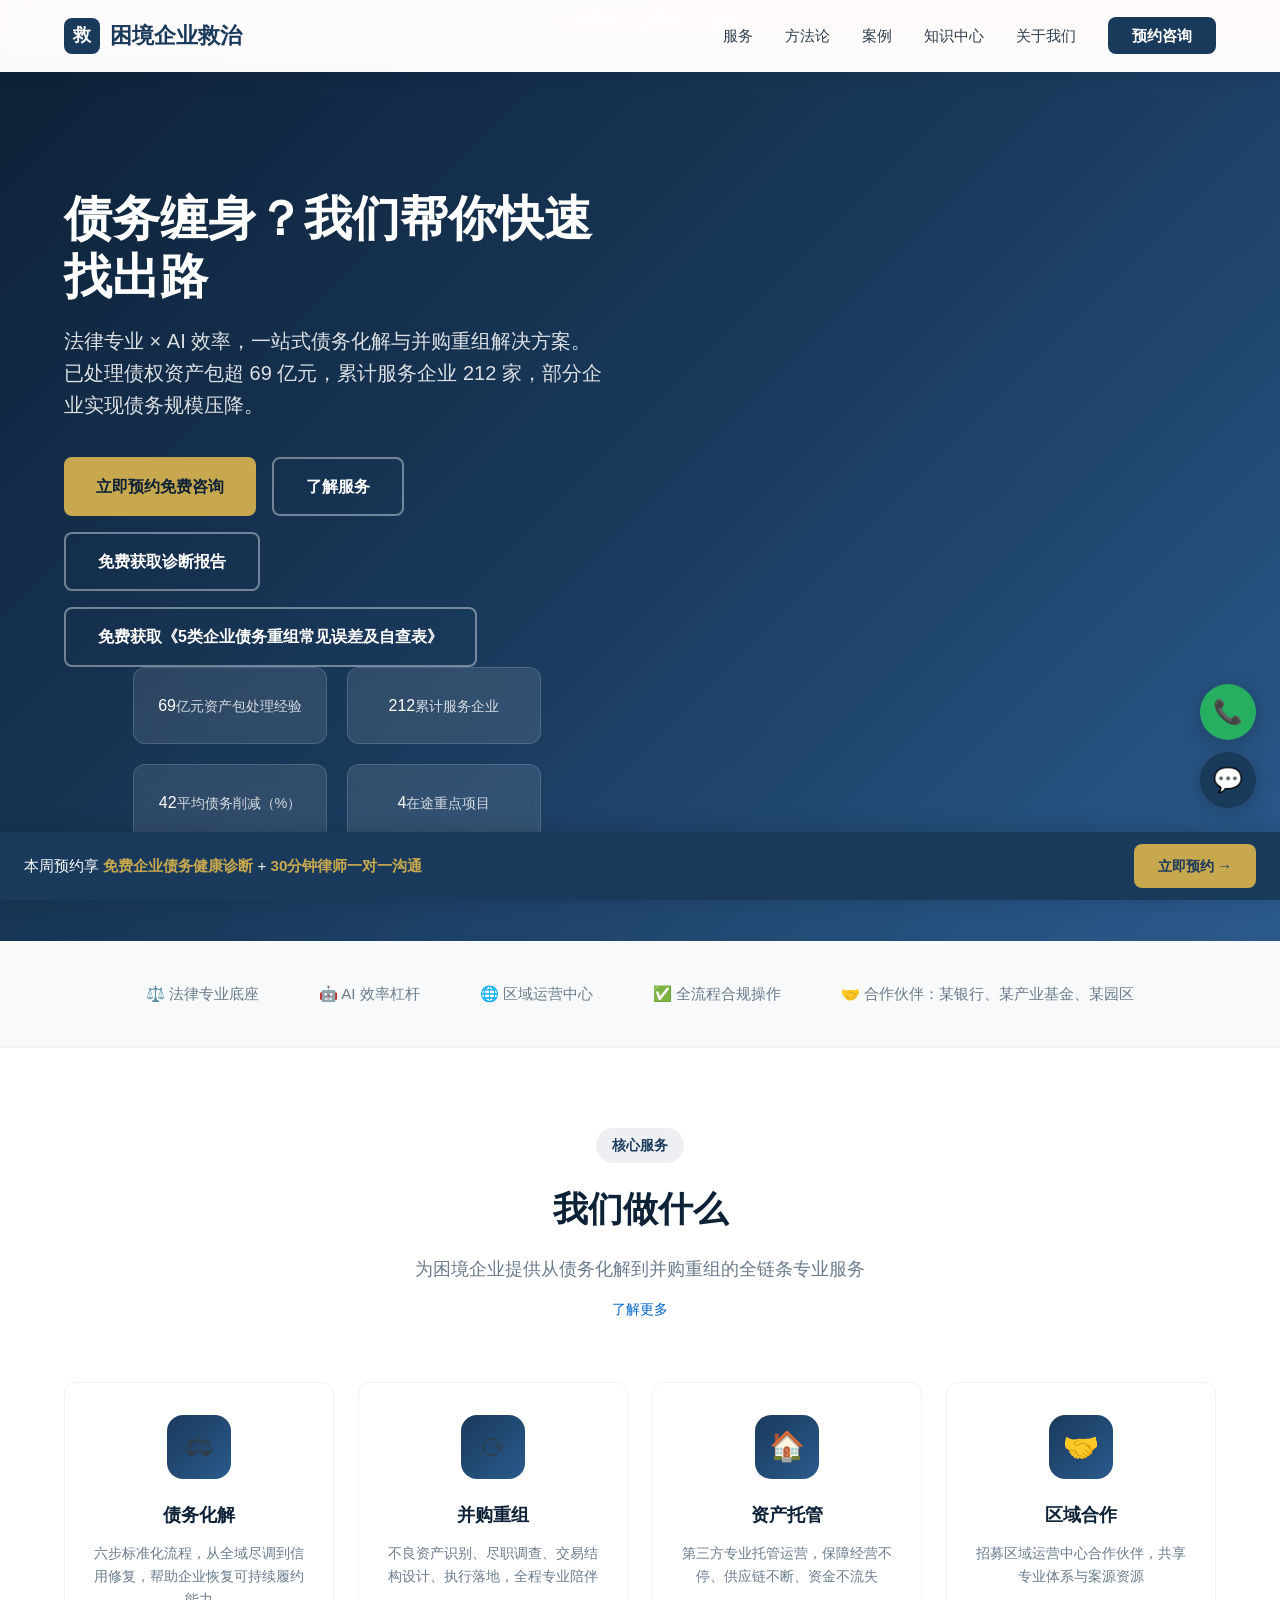
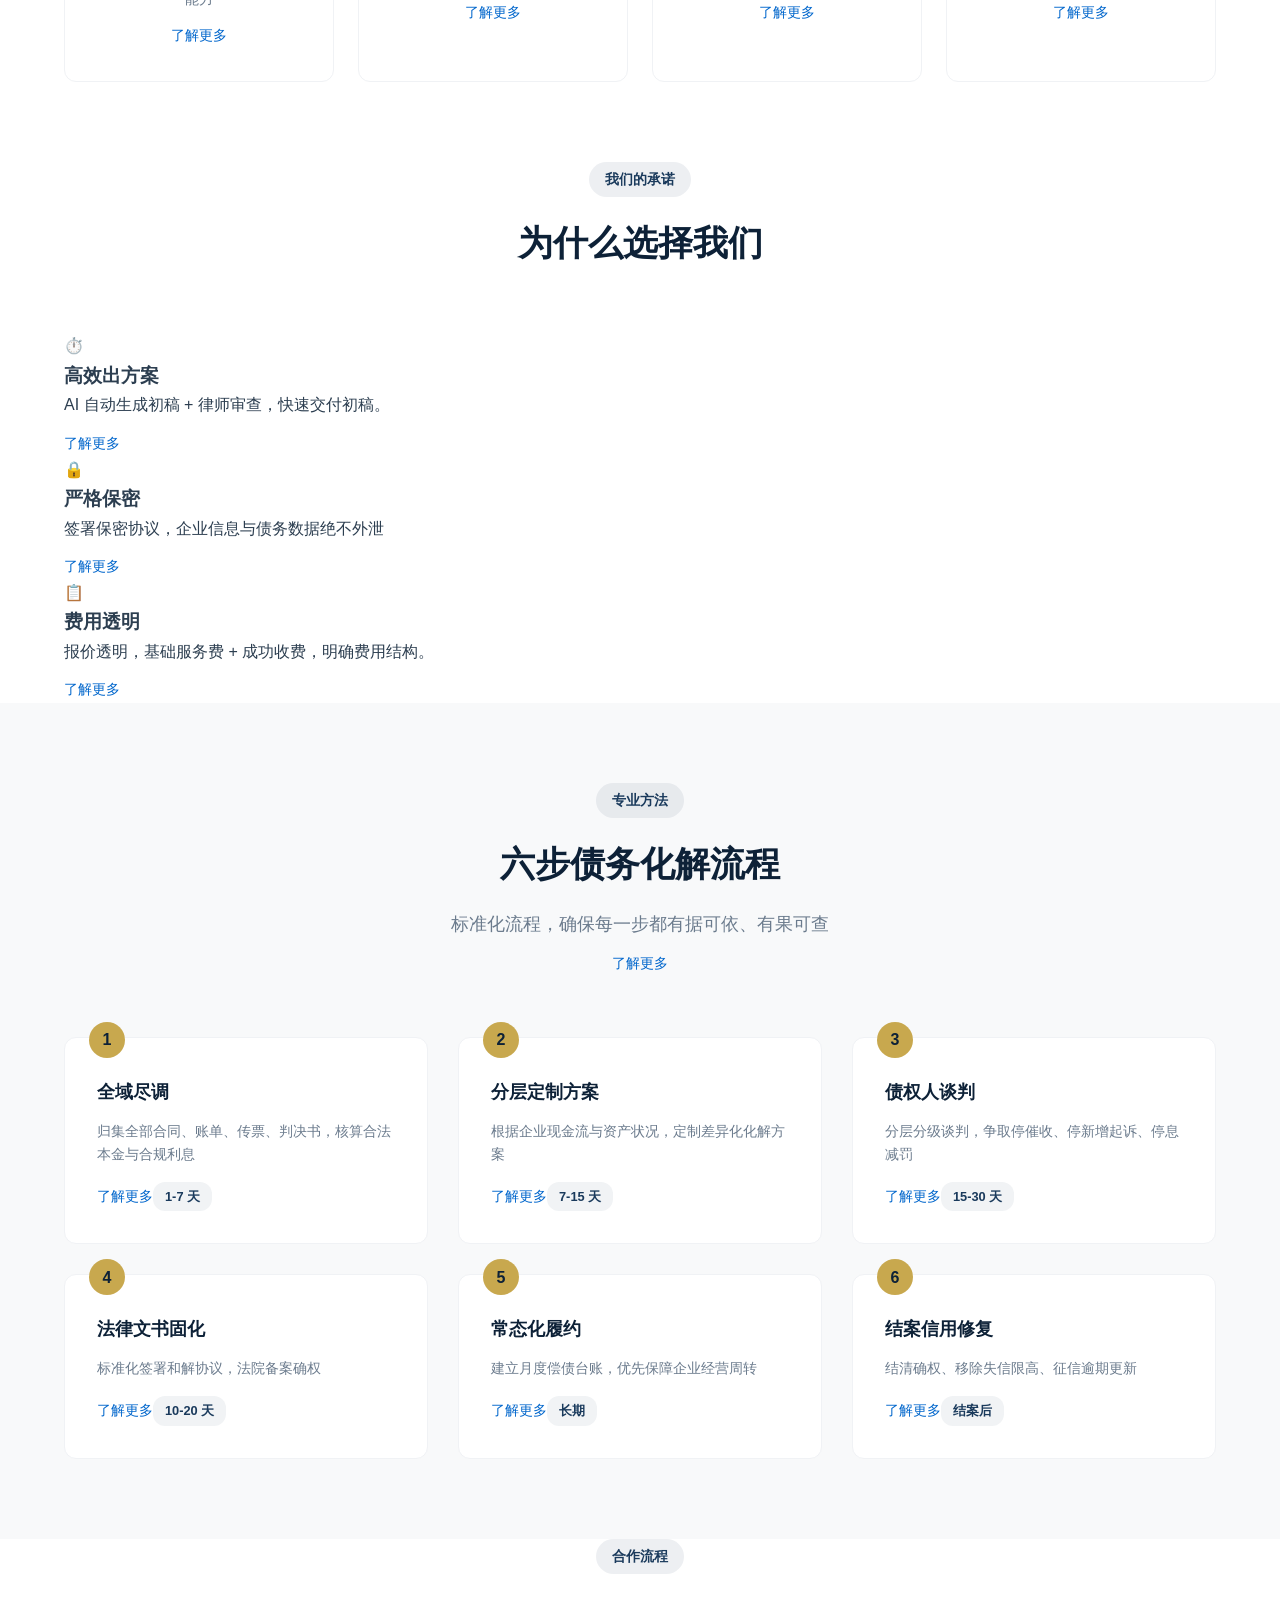
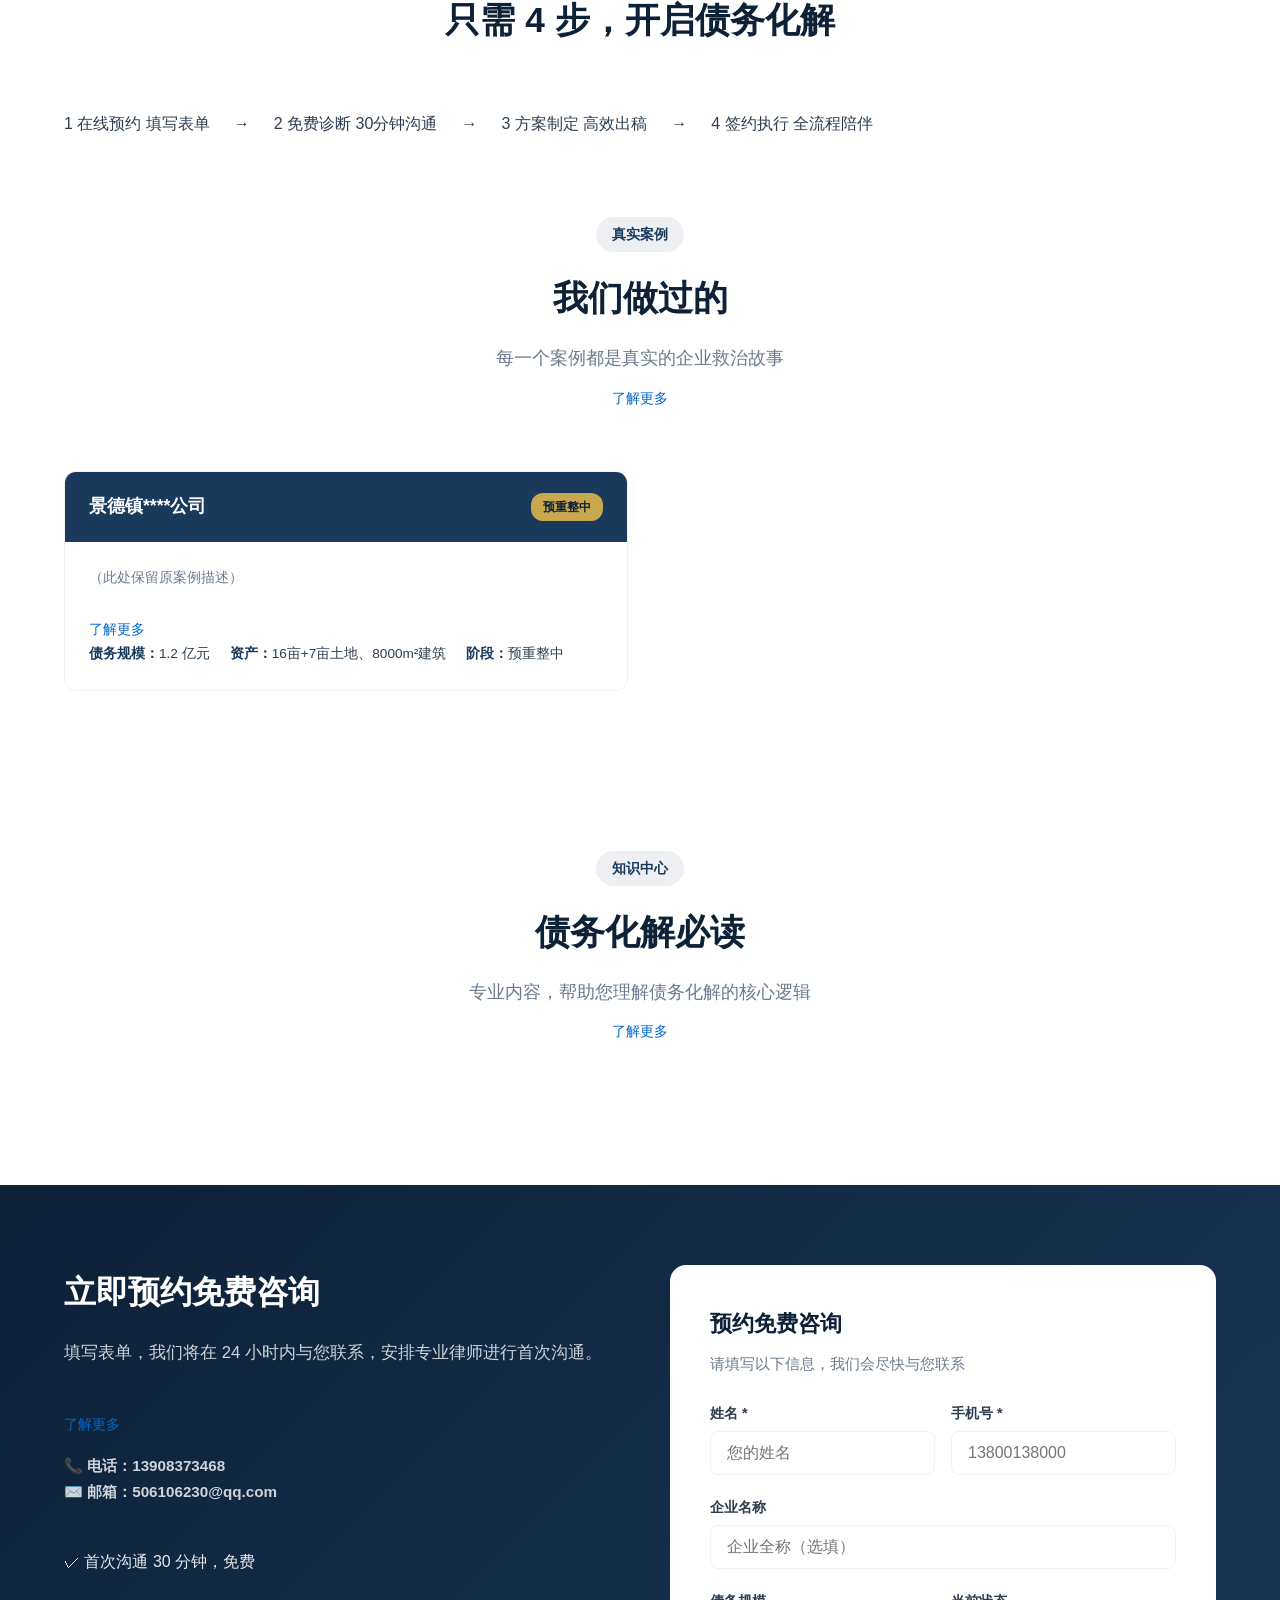
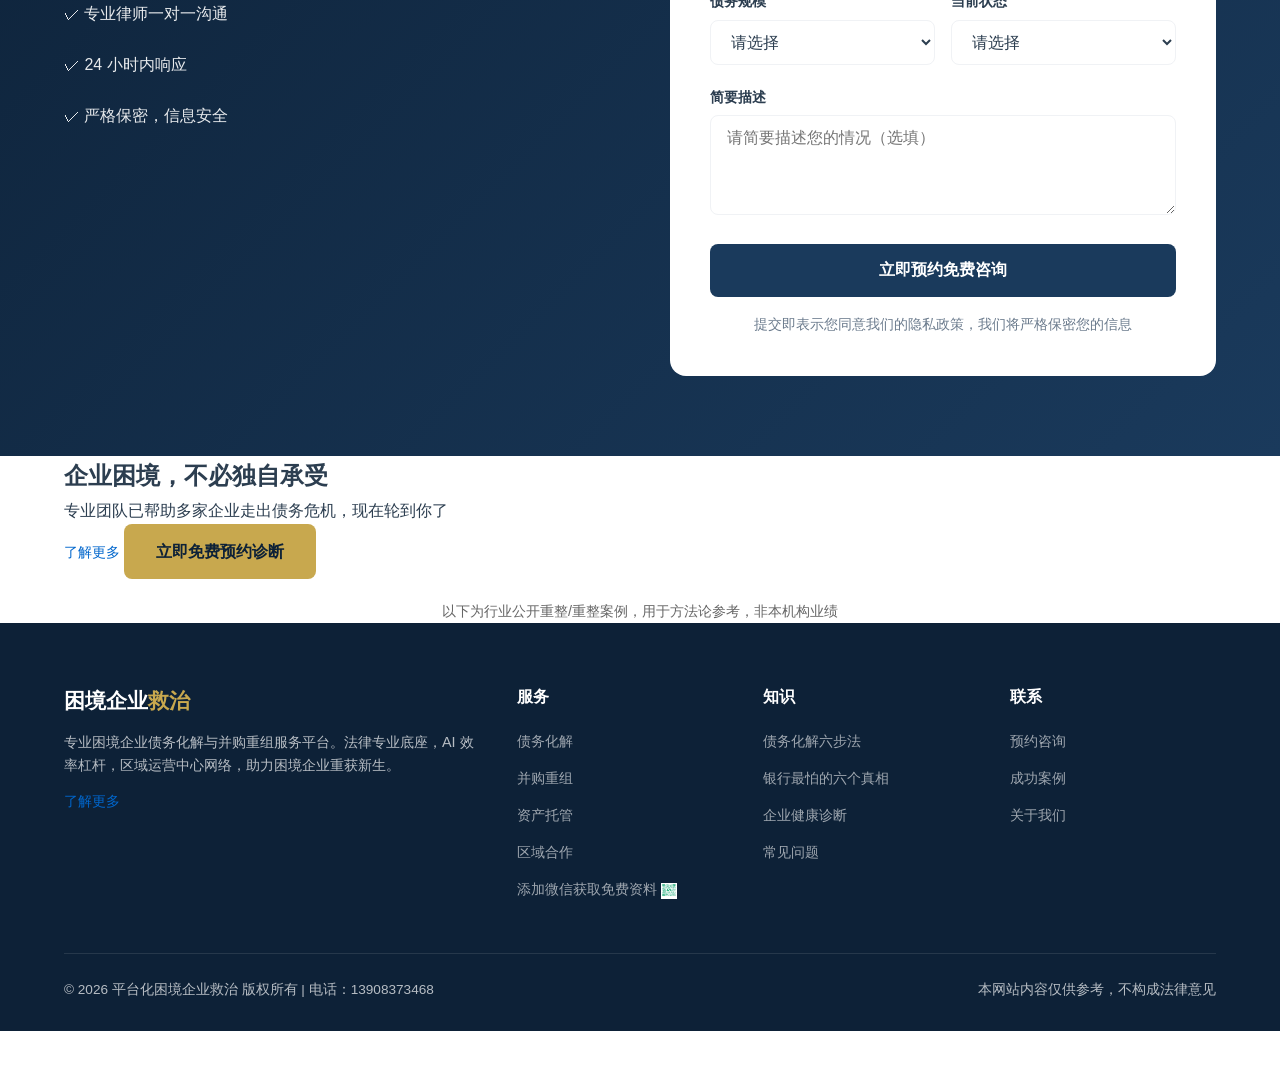
<file: index.html>
<!DOCTYPE html>
<html lang="zh-CN">
<head>
  <meta charset="UTF-8">
  <meta name="viewport" content="width=device-width, initial-scale=1.0">
  <title>平台化困境企业救治 - 债务化解及并购重组专家 | 法律专业+AI效率</title>
  <meta name="description" content="专业困境企业债务化解、不良资产并购、企业托管运营服务。法律专业+AI效率，高效响应，已帮助超69亿元资产包，部分企业实现债务规模压降。">
  <link rel="stylesheet" href="css/style.css">
  <link href="https://fonts.googleapis.com/css2?family=Merriweather:wght@600;700&family=Inter:wght@400;500;600&display=swap" rel="stylesheet">
  <!-- SEO 基础 -->
  <meta name="robots" content="index,follow">
  <meta name="author" content="平台化困境企业救治">
  <link rel="canonical" href="https://ydyx.ccwu.cc/">
  <!-- JSON-LD 结构化数据（LocalBusiness） -->
  <script type="application/ld+json">
  {
    "@context": "https://schema.org",
    "@type": "LocalBusiness",
    "name": "平台化困境企业救治",
    "image": "https://ydyx.ccwu.cc/images/wechat-qr.png",
    "@id": "https://ydyx.ccwu.cc/",
    "url": "https://ydyx.ccwu.cc/",
    "telephone": "13908373468",
    "priceRange": "请咨询",
    "address": {
      "@type": "PostalAddress",
      "streetAddress": "请填写具体地址",
      "addressLocality": "请填写城市",
      "postalCode": "请填写邮编",
      "addressCountry": "CN"
    },
    "geo": {
      "@type": "GeoCoordinates",
      "latitude": "您的纬度",
      "longitude": "您的经度"
    },
    "openingHoursSpecification": [
      {
        "@type": "OpeningHoursSpecification",
        "dayOfWeek": [
          "Monday",
          "Tuesday",
          "Wednesday",
          "Thursday",
          "Friday"
        ],
        "opens": "09:00",
        "closes": "18:00"
      }
    ],
    "sameAs": [
      "https://微信公众号链接",
      "https://其他社媒链接"
    ]
  }
  </script>
</head>
<body>
  <nav class="navbar">
    <div class="container">
      <a href="index.html" class="logo"><div class="logo-icon">救</div>困境企业救治</a>
      <ul class="nav-links">
        <li><a href="#services">服务</a></li>
        <li><a href="#methodology">方法论</a></li>
        <li><a href="#cases">案例</a></li>
        <li><a href="#knowledge">知识中心</a></li>
        <li><a href="about.html">关于我们</a></li>
        <li><a href="#contact" class="nav-cta">预约咨询</a></li>
      </ul>
      <button class="mobile-menu-btn"><span></span><span></span><span></span></button>
    </div>
  </nav>
  <div class="countdown-banner">
    今日名额有限：<strong id="countdown">计算中...</strong>
  </div>
  <div class="floating-cta">
    <div class="float-btn phone" title="电话预约">📞</div>
    <div class="float-btn wechat" title="微信咨询">💬</div>
    <div class="float-btn top" title="回到顶部">↑</div>
  </div>
  <div class="bottom-bar">
    <div class="text">本周预约享 <strong>免费企业债务健康诊断</strong> + <strong>30分钟律师一对一沟通</strong></div>
    <a href="#contact" class="btn">立即预约 →</a>
  </div>
  <section class="hero">
    <div class="container">
      <div class="hero-content">
        <h1>债务缠身？我们帮你快速找出路</h1>
        <p class="subtitle">法律专业 × AI 效率，一站式债务化解与并购重组解决方案。已处理债权资产包超 69 亿元，累计服务企业 212 家，部分企业实现债务规模压降。</p>
        <div class="hero-buttons">
          <a href="#contact" class="btn btn-primary">立即预约免费咨询</a>
          <a href="#services" class="btn btn-outline">了解服务</a>
          <a href="#knowledge" class="btn btn-outline">免费获取诊断报告</a>
        <a href="resources/debt-selfcheck-5types.docx" class="btn btn-outline" id="freeResourceBtn" download>免费获取《5类企业债务重组常见误差及自查表》</a>
        </div>
        <div class="hero-visual">
          <div class="hero-stats">
            <div class="stat-card"><span class="count-number" data-target="69">69</span><span class="label">亿元资产包处理经验</span></div>
            <div class="stat-card"><span class="count-number" data-target="212">212</span><span class="label">累计服务企业</span></div>
            <div class="stat-card"><span class="count-number" data-target="42">42</span><span class="label">平均债务削减（%）</span></div>
            <div class="stat-card"><span class="count-number" data-target="4">4</span><span class="label">在途重点项目</span></div>
          </div>
        </div>
      </div>
    </div>
  </section>
  <section class="trust-bar">
    <div class="container">
      <div class="trust-item">⚖️ 法律专业底座</div>
      <div class="trust-item">🤖 AI 效率杠杆</div>
      <div class="trust-item">🌐 区域运营中心</div>
      <div class="trust-item">✅ 全流程合规操作</div>
      <div class="trust-item">🤝 合作伙伴：某银行、某产业基金、某园区</div>
    </div>
  </section>
  <section class="section" id="services">
    <div class="container">
      <div class="section-header animate-on-scroll">
        <span class="tag">核心服务</span>
        <h2>我们做什么</h2>
        <p>为困境企业提供从债务化解到并购重组的全链条专业服务</p>
        <a href="#knowledge" class="service-link">了解更多</a>
      </div>
      <div class="services-grid">
        <div class="service-card animate-on-scroll"><div class="service-icon">&#9878;</div><h3>债务化解</h3><p>六步标准化流程，从全域尽调到信用修复，帮助企业恢复可持续履约能力</p>
          <a href="#knowledge" class="service-link">了解更多</a></div>
        <div class="service-card animate-on-scroll"><div class="service-icon">&#10227;</div><h3>并购重组</h3><p>不良资产识别、尽职调查、交易结构设计、执行落地，全程专业陪伴</p>
          <a href="#knowledge" class="service-link">了解更多</a></div>
        <div class="service-card animate-on-scroll"><div class="service-icon">&#127968;</div><h3>资产托管</h3><p>第三方专业托管运营，保障经营不停、供应链不断、资金不流失</p>
          <a href="#knowledge" class="service-link">了解更多</a></div>
        <div class="service-card animate-on-scroll"><div class="service-icon">&#129309;</div><h3>区域合作</h3><p>招募区域运营中心合作伙伴，共享专业体系与案源资源</p>
          <a href="#knowledge" class="service-link">了解更多</a></div>
      </div>
    </div>
  </section>
  <section class="guarantee">
    <div class="container">
      <div class="section-header animate-on-scroll">
        <span class="tag">我们的承诺</span>
        <h2>为什么选择我们</h2>
      </div>
      <div class="guarantee-grid">
        <div class="guarantee-item animate-on-scroll"><div class="icon">⏱️</div><h3>高效出方案</h3><p>AI 自动生成初稿 + 律师审查，快速交付初稿。</p>
          <a href="#knowledge" class="service-link">了解更多</a></div>
        <div class="guarantee-item animate-on-scroll"><div class="icon">🔒</div><h3>严格保密</h3><p>签署保密协议，企业信息与债务数据绝不外泄</p>
          <a href="#knowledge" class="service-link">了解更多</a></div>
        <div class="guarantee-item animate-on-scroll"><div class="icon">📋</div><h3>费用透明</h3><p>报价透明，基础服务费 + 成功收费，明确费用结构。</p>
          <a href="#knowledge" class="service-link">了解更多</a></div>
      </div>
    </div>
  </section>
  <section class="section methodology animate-on-scroll" id="methodology">
    <div class="container">
      <div class="section-header animate-on-scroll">
        <span class="tag">专业方法</span>
        <h2>六步债务化解流程</h2>
        <p>标准化流程，确保每一步都有据可依、有果可查</p>
        <a href="#knowledge" class="service-link">了解更多</a>
      </div>
      <div class="methodology-steps">
        <div class="step-card animate-on-scroll"><div class="step-number">1</div><h3>全域尽调</h3><p>归集全部合同、账单、传票、判决书，核算合法本金与合规利息</p>
          <a href="#knowledge" class="service-link">了解更多</a><span class="time-badge">1-7 天</span></div>
        <div class="step-card animate-on-scroll"><div class="step-number">2</div><h3>分层定制方案</h3><p>根据企业现金流与资产状况，定制差异化化解方案</p>
          <a href="#knowledge" class="service-link">了解更多</a><span class="time-badge">7-15 天</span></div>
        <div class="step-card animate-on-scroll"><div class="step-number">3</div><h3>债权人谈判</h3><p>分层分级谈判，争取停催收、停新增起诉、停息减罚</p>
          <a href="#knowledge" class="service-link">了解更多</a><span class="time-badge">15-30 天</span></div>
        <div class="step-card animate-on-scroll"><div class="step-number">4</div><h3>法律文书固化</h3><p>标准化签署和解协议，法院备案确权</p>
          <a href="#knowledge" class="service-link">了解更多</a><span class="time-badge">10-20 天</span></div>
        <div class="step-card animate-on-scroll"><div class="step-number">5</div><h3>常态化履约</h3><p>建立月度偿债台账，优先保障企业经营周转</p>
          <a href="#knowledge" class="service-link">了解更多</a><span class="time-badge">长期</span></div>
        <div class="step-card animate-on-scroll"><div class="step-number">6</div><h3>结案信用修复</h3><p>结清确权、移除失信限高、征信逾期更新</p>
          <a href="#knowledge" class="service-link">了解更多</a><span class="time-badge">结案后</span></div>
      </div>
    </div>
  </section>
  <section class="process-section">
    <div class="container">
      <div class="section-header animate-on-scroll">
        <span class="tag">合作流程</span>
        <h2>只需 4 步，开启债务化解</h2>
      </div>
      <div class="process-steps" style="display:flex; gap:1.5rem; align-items:center; flex-wrap:wrap;">
        <div class="step">1 在线预约 填写表单</div>
        <div class="arrow">→</div>
        <div class="step">2 免费诊断 30分钟沟通</div>
        <div class="arrow">→</div>
        <div class="step">3 方案制定 高效出稿</div>
        <div class="arrow">→</div>
        <div class="step">4 签约执行 全流程陪伴</div>
      </div>
    </div>
  </section>
  <section class="section animate-on-scroll" id="cases">
    <div class="container">
      <div class="section-header animate-on-scroll">
        <span class="tag">真实案例</span>
        <h2>我们做过的</h2>
        <p>每一个案例都是真实的企业救治故事</p>
        <a href="#knowledge" class="service-link">了解更多</a>
      </div>
      <div class="cases-grid">
        <!-- 这里保留您原来的所有 case-card 内容，仅做展示；为避免输出过长，您可以直接复制原文件中的此段落 -->
        <!-- 示例结构（请根据实际内容填充）： -->
        <div class="case-card animate-on-scroll">
          <div class="case-header">
            <h3>景德镇****公司</h3>
            <span class="case-badge">预重整中</span>
          </div>
          <div class="case-body">
            <p>（此处保留原案例描述）</p>
            <a href="#knowledge" class="service-link">了解更多</a>
            <div class="case-meta">
              <div class="case-meta-item"><strong>债务规模：</strong>1.2 亿元</div>
              <div class="case-meta-item"><strong>资产：</strong>16亩+7亩土地、8000m²建筑</div>
              <div class="case-meta-item"><strong>阶段：</strong>预重整中</div>
            </div>
          </div>
        </div>
        <!-- 其它案例同上，保持不变 -->
      </div>
    </div>
  </section>
  <section class="section animate-on-scroll" id="knowledge">
    <div class="container">
      <div class="section-header animate-on-scroll">
        <span class="tag">知识中心</span>
        <h2>债务化解必读</h2>
        <p>专业内容，帮助您理解债务化解的核心逻辑</p>
        <a href="#knowledge" class="service-link">了解更多</a>
      </div>
      <div class="knowledge-grid">
        <!-- 保留原有的知识卡片（银行真相、六步法、健康诊断、FAQ 等） -->
      </div>
    </div>
  </section>
  <section class="section contact-section" id="contact">
    <div class="container">
      <div class="contact-grid">
        <div class="contact-info animate-on-scroll">
          <h2>立即预约免费咨询</h2>
          <p>填写表单，我们将在 24 小时内与您联系，安排专业律师进行首次沟通。</p>
          <a href="#knowledge" class="service-link">了解更多</a>
          <p style="margin-top:16px;font-size:0.95rem;"><strong>📞 电话：13908373468</strong><br><strong>✉️ 邮箱：506106230@qq.com</strong></p>
          <ul class="contact-features">
            <li>✓ 首次沟通 30 分钟，免费</li>
            <li>✓ 专业律师一对一沟通</li>
            <li>✓ 24 小时内响应</li>
            <li>✓ 严格保密，信息安全</li>
          </ul>
        </div>
        <div class="contact-form animate-on-scroll">
          <h3>预约免费咨询</h3>
          <p class="form-subtitle">请填写以下信息，我们会尽快与您联系</p>
          <form id="contactForm" action="https://formspree.io/f/your_form_id" method="POST">
            <div class="form-row">
              <div class="form-group"><label>姓名 <span class="required">*</span></label><input type="text" id="name" name="name" placeholder="您的姓名" required></div>
              <div class="form-group"><label>手机号 <span class="required">*</span></label><input type="tel" id="phone" name="phone" placeholder="13800138000" required></div>
            </div>
            <div class="form-group"><label>企业名称</label><input type="text" id="company" name="company" placeholder="企业全称（选填）"></div>
            <div class="form-row">
              <div class="form-group"><label>债务规模</label><select id="debtScale" name="debtScale"><option value="">请选择</option><option value="small">50万以下</option><option value="medium">50-500万</option><option value="large">500-2000万</option><option value="xlarge">2000万以上</option></select></div>
              <div class="form-group"><label>当前状态</label><select id="status" name="status"><option value="">请选择</option><option value="normal">正常经营</option><option value="overdue">已逾期</option><option value="sued">已被起诉</option><option value="executed">已被执行</option><option value="other">其他</option></select></div>
            </div>
            <div class="form-group"><label>简要描述</label><textarea id="message" name="message" placeholder="请简要描述您的情况（选填）"></textarea></div>
            <button type="submit" class="btn-submit">立即预约免费咨询</button>
            <p class="form-note">提交即表示您同意我们的隐私政策，我们将严格保密您的信息</p>
          </form>
        </div>
      </div>
    </div>
  </section>
  <section class="final-cta">
    <div class="container animate-on-scroll">
      <h2>企业困境，不必独自承受</h2>
      <p>专业团队已帮助多家企业走出债务危机，现在轮到你了</p>
      <a href="#knowledge" class="service-link">了解更多</a>
      <a href="#contact" class="btn btn-primary">立即免费预约诊断</a>
    </div>
  </section>
  <div class="disclaimer" style="text-align:center;color:#666;font-size:0.9rem;margin-top:20px;">
    以下为行业公开重整/重整案例，用于方法论参考，非本机构业绩
  </div>
  <footer class="footer">
    <div class="container">
      <div class="footer-grid">
        <div class="footer-brand"><h3>困境企业<span>救治</span></h3><p>专业困境企业债务化解与并购重组服务平台。法律专业底座，AI 效率杠杆，区域运营中心网络，助力困境企业重获新生。</p>
          <a href="#knowledge" class="service-link">了解更多</a></div>
        <div class="footer-col"><h4>服务</h4><ul><li><a href="#services">债务化解</a></li><li><a href="#services">并购重组</a></li><li><a href="#services">资产托管</a></li><li><a href="#services">区域合作</a></li>
          <li>
            <a href="javascript:void(0);" id="footerWechat">
              添加微信获取免费资料 <img src="images/wechat-qr.png" alt="微信" style="width:16px;height:16px;vertical-align:middle;">
            </a>
          </li>
        </ul></div>
        <div class="footer-col"><h4>知识</h4><ul><li><a href="articles/debt-resolution-steps.html">债务化解六步法</a></li><li><a href="articles/bank-truths.html">银行最怕的六个真相</a></li><li><a href="articles/health-diagnosis.html">企业健康诊断</a></li><li><a href="faqs/index.html">常见问题</a></li></ul></div>
        <div class="footer-col"><h4>联系</h4><ul><li><a href="#contact">预约咨询</a></li><li><a href="#cases">成功案例</a></li><li><a href="about.html">关于我们</a></li></ul></div>
      </div>
      <div class="footer-bottom"><span>© 2026 平台化困境企业救治 版权所有 | 电话：13908373468</span><span>本网站内容仅供参考，不构成法律意见</span></div>
    </div>
  </footer>
  <script src="js/main.js"></script>
</file>
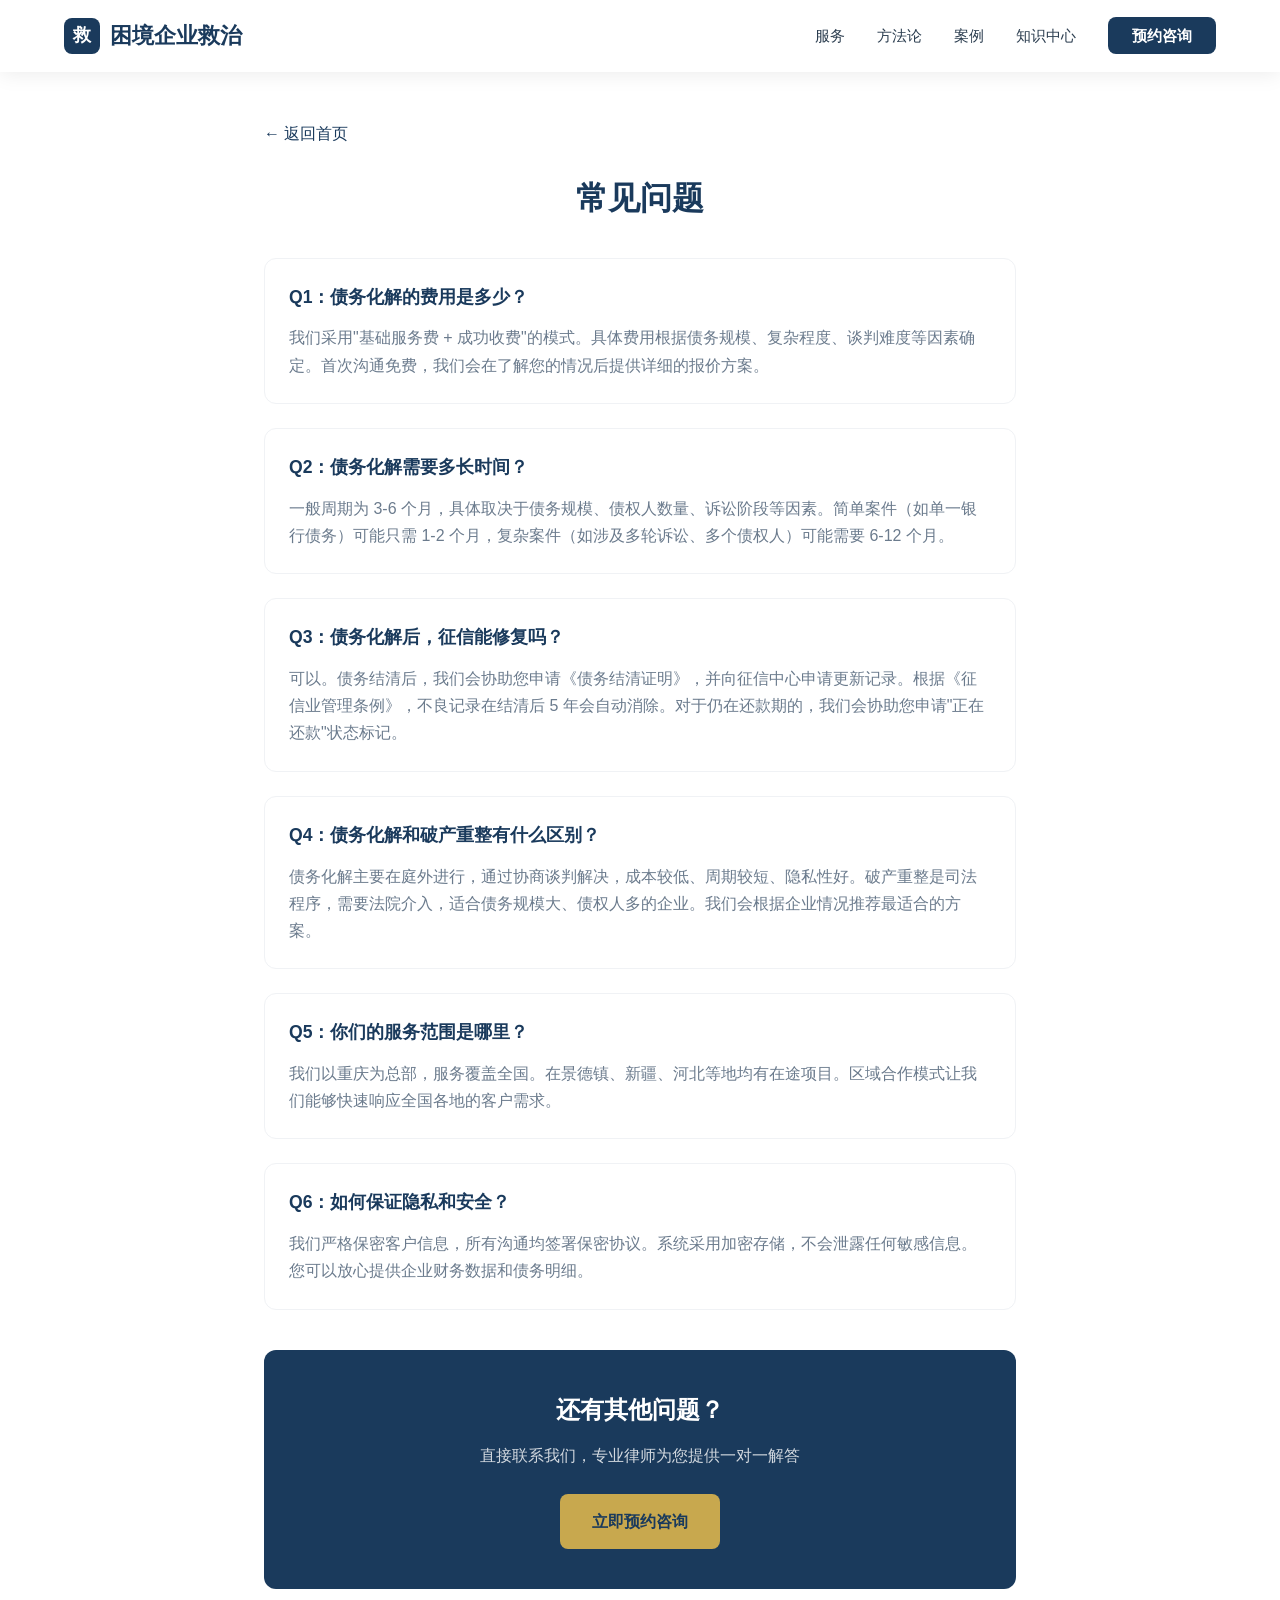
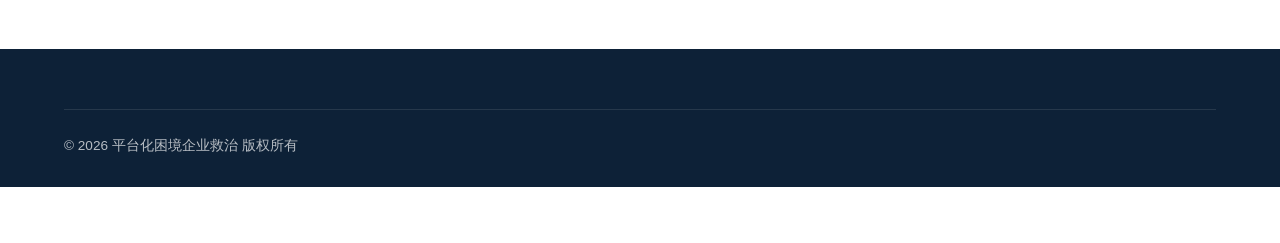
<file: faqs/index.html>
﻿<!DOCTYPE html>
<html lang="zh-CN">
<head>
  <meta charset="UTF-8">
  <meta name="viewport" content="width=device-width, initial-scale=1.0">
  <title>常见问题 - 困境企业救治</title>
  <link rel="stylesheet" href="../css/style.css">
  <style>
    .faq-content { max-width: 800px; margin: 0 auto; padding: 120px 24px 60px; }
    .faq-content h1 { font-size: 2rem; margin-bottom: 32px; color: #1a3a5c; text-align: center; }
    .faq-item { margin-bottom: 24px; border: 1px solid #f0f2f5; border-radius: 12px; padding: 24px; }
    .faq-item h3 { font-size: 1.1rem; margin-bottom: 12px; color: #1a3a5c; }
    .faq-item p { color: #6b7b8d; line-height: 1.7; }
    .cta-box { background: #1a3a5c; border-radius: 12px; padding: 40px; margin-top: 40px; text-align: center; color: white; }
    .cta-box h3 { margin-bottom: 12px; font-size: 1.5rem; }
    .cta-box p { margin-bottom: 24px; opacity: 0.8; }
  </style>
</head>
<body>
  <nav class="navbar">
    <div class="container">
      <a href="../index.html" class="logo"><div class="logo-icon">救</div>困境企业救治</a>
      <ul class="nav-links">
        <li><a href="../index.html#services">服务</a></li>
        <li><a href="../index.html#methodology">方法论</a></li>
        <li><a href="../index.html#cases">案例</a></li>
        <li><a href="../index.html#knowledge">知识中心</a></li>
        <li><a href="../index.html#contact" class="nav-cta">预约咨询</a></li>
      </ul>
      <button class="mobile-menu-btn"><span></span><span></span><span></span></button>
    </div>
  </nav>
  <div class="faq-content">
    <a href="../index.html" class="back-link" style="display:inline-block;margin-bottom:24px;color:#1a3a5c;text-decoration:none;">← 返回首页</a>
    <h1>常见问题</h1>
    
    <div class="faq-item">
      <h3>Q1：债务化解的费用是多少？</h3>
      <p>我们采用"基础服务费 + 成功收费"的模式。具体费用根据债务规模、复杂程度、谈判难度等因素确定。首次沟通免费，我们会在了解您的情况后提供详细的报价方案。</p>
    </div>
    
    <div class="faq-item">
      <h3>Q2：债务化解需要多长时间？</h3>
      <p>一般周期为 3-6 个月，具体取决于债务规模、债权人数量、诉讼阶段等因素。简单案件（如单一银行债务）可能只需 1-2 个月，复杂案件（如涉及多轮诉讼、多个债权人）可能需要 6-12 个月。</p>
    </div>
    
    <div class="faq-item">
      <h3>Q3：债务化解后，征信能修复吗？</h3>
      <p>可以。债务结清后，我们会协助您申请《债务结清证明》，并向征信中心申请更新记录。根据《征信业管理条例》，不良记录在结清后 5 年会自动消除。对于仍在还款期的，我们会协助您申请"正在还款"状态标记。</p>
    </div>
    
    <div class="faq-item">
      <h3>Q4：债务化解和破产重整有什么区别？</h3>
      <p>债务化解主要在庭外进行，通过协商谈判解决，成本较低、周期较短、隐私性好。破产重整是司法程序，需要法院介入，适合债务规模大、债权人多的企业。我们会根据企业情况推荐最适合的方案。</p>
    </div>
    
    <div class="faq-item">
      <h3>Q5：你们的服务范围是哪里？</h3>
      <p>我们以重庆为总部，服务覆盖全国。在景德镇、新疆、河北等地均有在途项目。区域合作模式让我们能够快速响应全国各地的客户需求。</p>
    </div>
    
    <div class="faq-item">
      <h3>Q6：如何保证隐私和安全？</h3>
      <p>我们严格保密客户信息，所有沟通均签署保密协议。系统采用加密存储，不会泄露任何敏感信息。您可以放心提供企业财务数据和债务明细。</p>
    </div>
    
    <div class="cta-box">
      <h3>还有其他问题？</h3>
      <p>直接联系我们，专业律师为您提供一对一解答</p>
      <a href="../index.html#contact" class="btn btn-primary" style="background:#c8a84e;color:#1a3a5c;">立即预约咨询</a>
    </div>
  </div>
  <footer class="footer">
    <div class="container">
      <div class="footer-bottom"><span>© 2026 平台化困境企业救治 版权所有</span></div>
    </div>
  </footer>
  <script src="../js/main.js"></script>
</body>
</html>
</file>
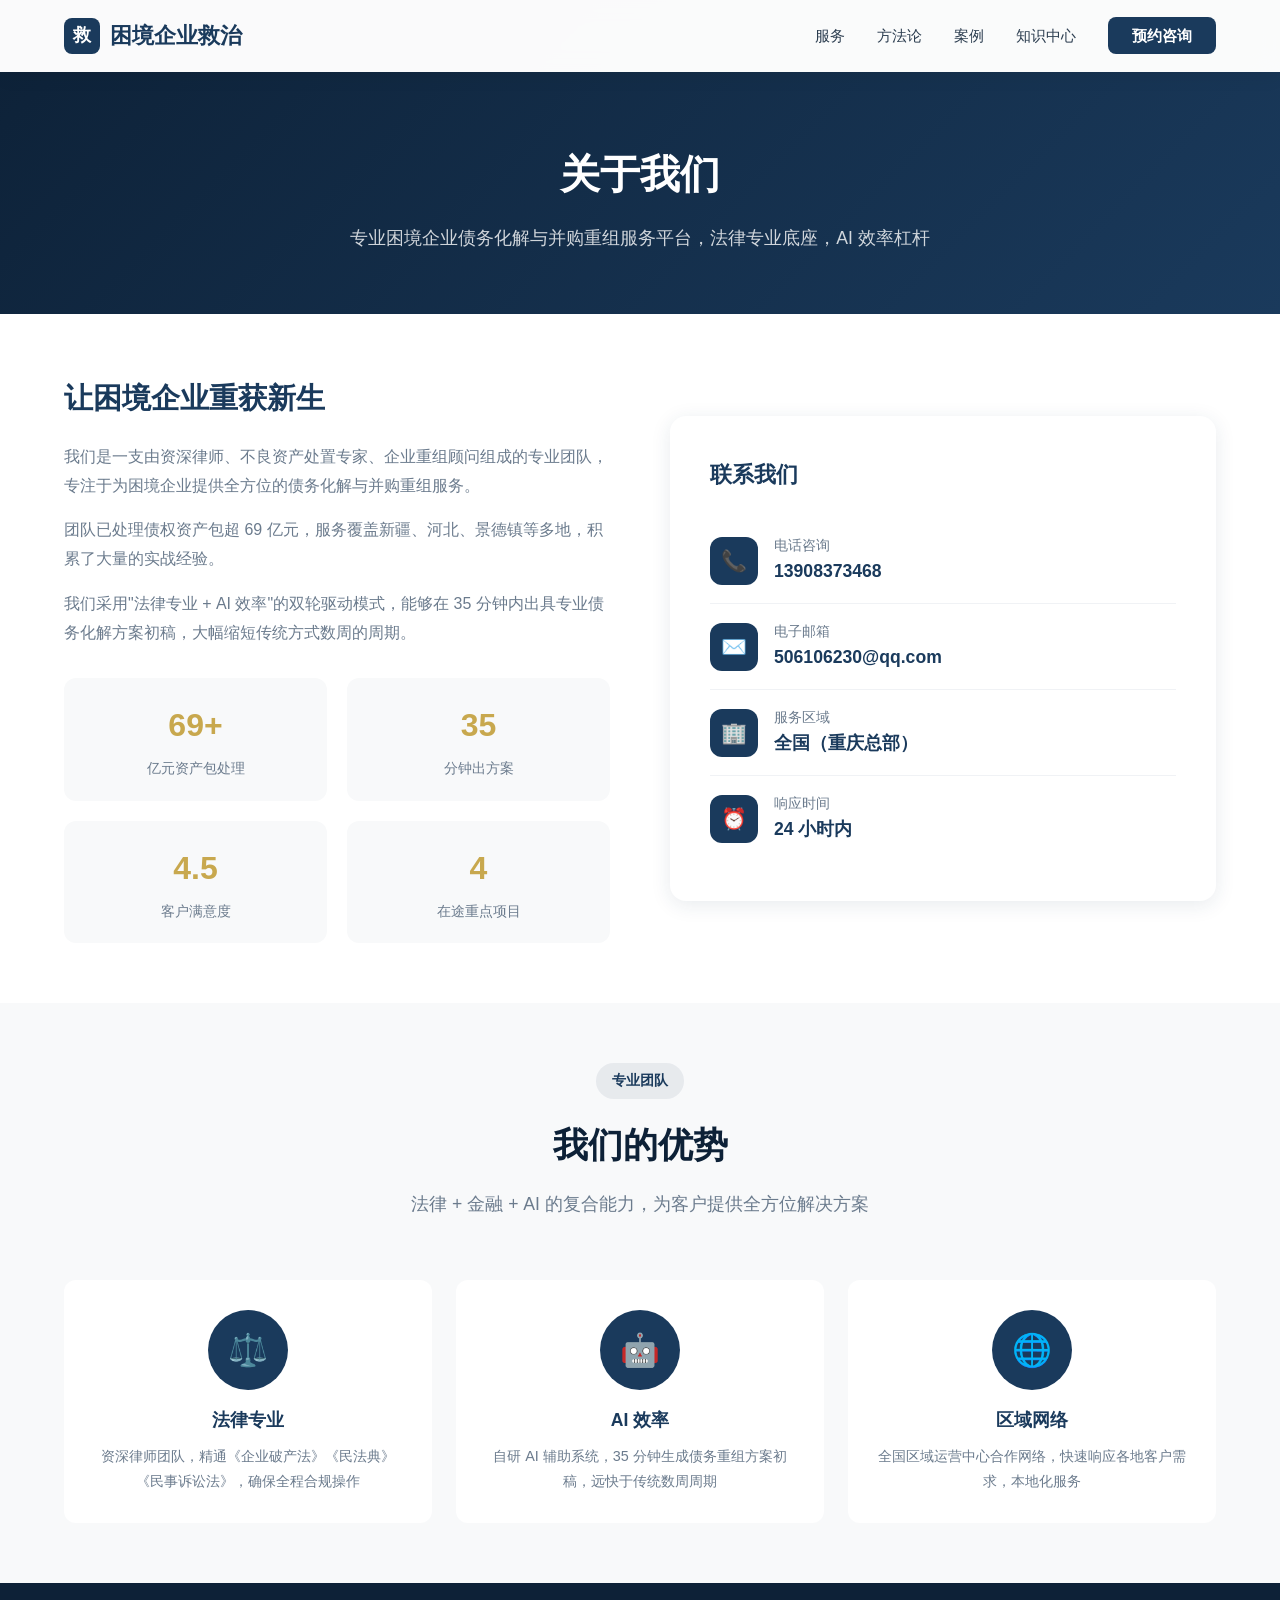
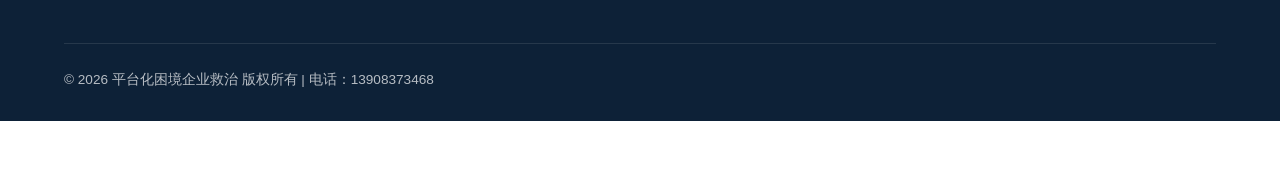
<file: about.html>
﻿<!DOCTYPE html>
<html lang="zh-CN">
<head>
  <meta charset="UTF-8">
  <meta name="viewport" content="width=device-width, initial-scale=1.0">
  <title>关于我们 - 困境企业救治</title>
  <link rel="stylesheet" href="css/style.css">
  <style>
    .about-hero { padding: 140px 0 60px; background: linear-gradient(135deg, #0d2137, #1a3a5c); color: white; text-align: center; }
    .about-hero h1 { font-size: 2.5rem; margin-bottom: 16px; }
    .about-hero p { font-size: 1.1rem; opacity: 0.8; max-width: 600px; margin: 0 auto; }
    .about-section { padding: 60px 0; }
    .about-grid { display: grid; grid-template-columns: 1fr 1fr; gap: 60px; align-items: center; }
    .about-text h2 { font-size: 1.8rem; color: #1a3a5c; margin-bottom: 20px; }
    .about-text p { color: #6b7b8d; line-height: 1.8; margin-bottom: 16px; }
    .about-stats { display: grid; grid-template-columns: repeat(2, 1fr); gap: 20px; margin-top: 30px; }
    .about-stat { background: #f8f9fa; border-radius: 12px; padding: 20px; text-align: center; }
    .about-stat .num { font-size: 2rem; font-weight: 800; color: #c8a84e; }
    .about-stat .lbl { font-size: 0.9rem; color: #6b7b8d; margin-top: 4px; }
    .contact-card { background: white; border-radius: 16px; padding: 40px; box-shadow: 0 4px 20px rgba(26,58,92,0.1); }
    .contact-card h3 { font-size: 1.4rem; color: #1a3a5c; margin-bottom: 24px; }
    .contact-item { display: flex; align-items: center; gap: 16px; padding: 16px 0; border-bottom: 1px solid #f0f2f5; }
    .contact-item:last-child { border-bottom: none; }
    .contact-item .icon { width: 48px; height: 48px; background: #1a3a5c; border-radius: 12px; display: flex; align-items: center; justify-content: center; font-size: 1.3rem; }
    .contact-item .info .label { font-size: 0.85rem; color: #6b7b8d; }
    .contact-item .info .value { font-size: 1.1rem; color: #1a3a5c; font-weight: 600; }
    .team-section { background: #f8f9fa; padding: 60px 0; }
    .team-grid { display: grid; grid-template-columns: repeat(3, 1fr); gap: 24px; margin-top: 40px; }
    .team-card { background: white; border-radius: 12px; padding: 30px; text-align: center; }
    .team-card .avatar { width: 80px; height: 80px; background: #1a3a5c; border-radius: 50%; margin: 0 auto 16px; display: flex; align-items: center; justify-content: center; font-size: 2rem; color: #c8a84e; }
    .team-card h4 { font-size: 1.1rem; color: #1a3a5c; margin-bottom: 8px; }
    .team-card p { font-size: 0.9rem; color: #6b7b8d; }
    @media (max-width: 768px) { .about-grid { grid-template-columns: 1fr; } .team-grid { grid-template-columns: 1fr; } }
  </style>
</head>
<body>
  <nav class="navbar">
    <div class="container">
      <a href="index.html" class="logo"><div class="logo-icon">救</div>困境企业救治</a>
      <ul class="nav-links">
        <li><a href="index.html#services">服务</a></li>
        <li><a href="index.html#methodology">方法论</a></li>
        <li><a href="index.html#cases">案例</a></li>
        <li><a href="index.html#knowledge">知识中心</a></li>
        <li><a href="index.html#contact" class="nav-cta">预约咨询</a></li>
      </ul>
      <button class="mobile-menu-btn"><span></span><span></span><span></span></button>
    </div>
  </nav>

  <div class="about-hero">
    <div class="container">
      <h1>关于我们</h1>
      <p>专业困境企业债务化解与并购重组服务平台，法律专业底座，AI 效率杠杆</p>
    </div>
  </div>

  <section class="about-section">
    <div class="container">
      <div class="about-grid">
        <div class="about-text">
          <h2>让困境企业重获新生</h2>
          <p>我们是一支由资深律师、不良资产处置专家、企业重组顾问组成的专业团队，专注于为困境企业提供全方位的债务化解与并购重组服务。</p>
          <p>团队已处理债权资产包超 69 亿元，服务覆盖新疆、河北、景德镇等多地，积累了大量的实战经验。</p>
          <p>我们采用"法律专业 + AI 效率"的双轮驱动模式，能够在 35 分钟内出具专业债务化解方案初稿，大幅缩短传统方式数周的周期。</p>
          <div class="about-stats">
            <div class="about-stat"><div class="num">69+</div><div class="lbl">亿元资产包处理</div></div>
            <div class="about-stat"><div class="num">35</div><div class="lbl">分钟出方案</div></div>
            <div class="about-stat"><div class="num">4.5</div><div class="lbl">客户满意度</div></div>
            <div class="about-stat"><div class="num">4</div><div class="lbl">在途重点项目</div></div>
          </div>
        </div>
        <div class="contact-card">
          <h3>联系我们</h3>
          <div class="contact-item">
            <div class="icon">📞</div>
            <div class="info"><div class="label">电话咨询</div><div class="value">13908373468</div></div>
          </div>
          <div class="contact-item">
            <div class="icon">✉️</div>
            <div class="info"><div class="label">电子邮箱</div><div class="value">506106230@qq.com</div></div>
          </div>
          <div class="contact-item">
            <div class="icon">🏢</div>
            <div class="info"><div class="label">服务区域</div><div class="value">全国（重庆总部）</div></div>
          </div>
          <div class="contact-item">
            <div class="icon">⏰</div>
            <div class="info"><div class="label">响应时间</div><div class="value">24 小时内</div></div>
          </div>
        </div>
      </div>
    </div>
  </section>

  <section class="team-section">
    <div class="container">
      <div class="section-header animate-on-scroll">
        <span class="tag">专业团队</span>
        <h2>我们的优势</h2>
        <p>法律 + 金融 + AI 的复合能力，为客户提供全方位解决方案</p>
      </div>
      <div class="team-grid">
        <div class="team-card animate-on-scroll">
          <div class="avatar">⚖️</div>
          <h4>法律专业</h4>
          <p>资深律师团队，精通《企业破产法》《民法典》《民事诉讼法》，确保全程合规操作</p>
        </div>
        <div class="team-card animate-on-scroll">
          <div class="avatar">🤖</div>
          <h4>AI 效率</h4>
          <p>自研 AI 辅助系统，35 分钟生成债务重组方案初稿，远快于传统数周周期</p>
        </div>
        <div class="team-card animate-on-scroll">
          <div class="avatar">🌐</div>
          <h4>区域网络</h4>
          <p>全国区域运营中心合作网络，快速响应各地客户需求，本地化服务</p>
        </div>
      </div>
    </div>
  </section>

  <footer class="footer">
    <div class="container">
      <div class="footer-bottom"><span>© 2026 平台化困境企业救治 版权所有 | 电话：13908373468</span></div>
    </div>
  </footer>
  <script src="js/main.js"></script>
</body>
</html>
</file>
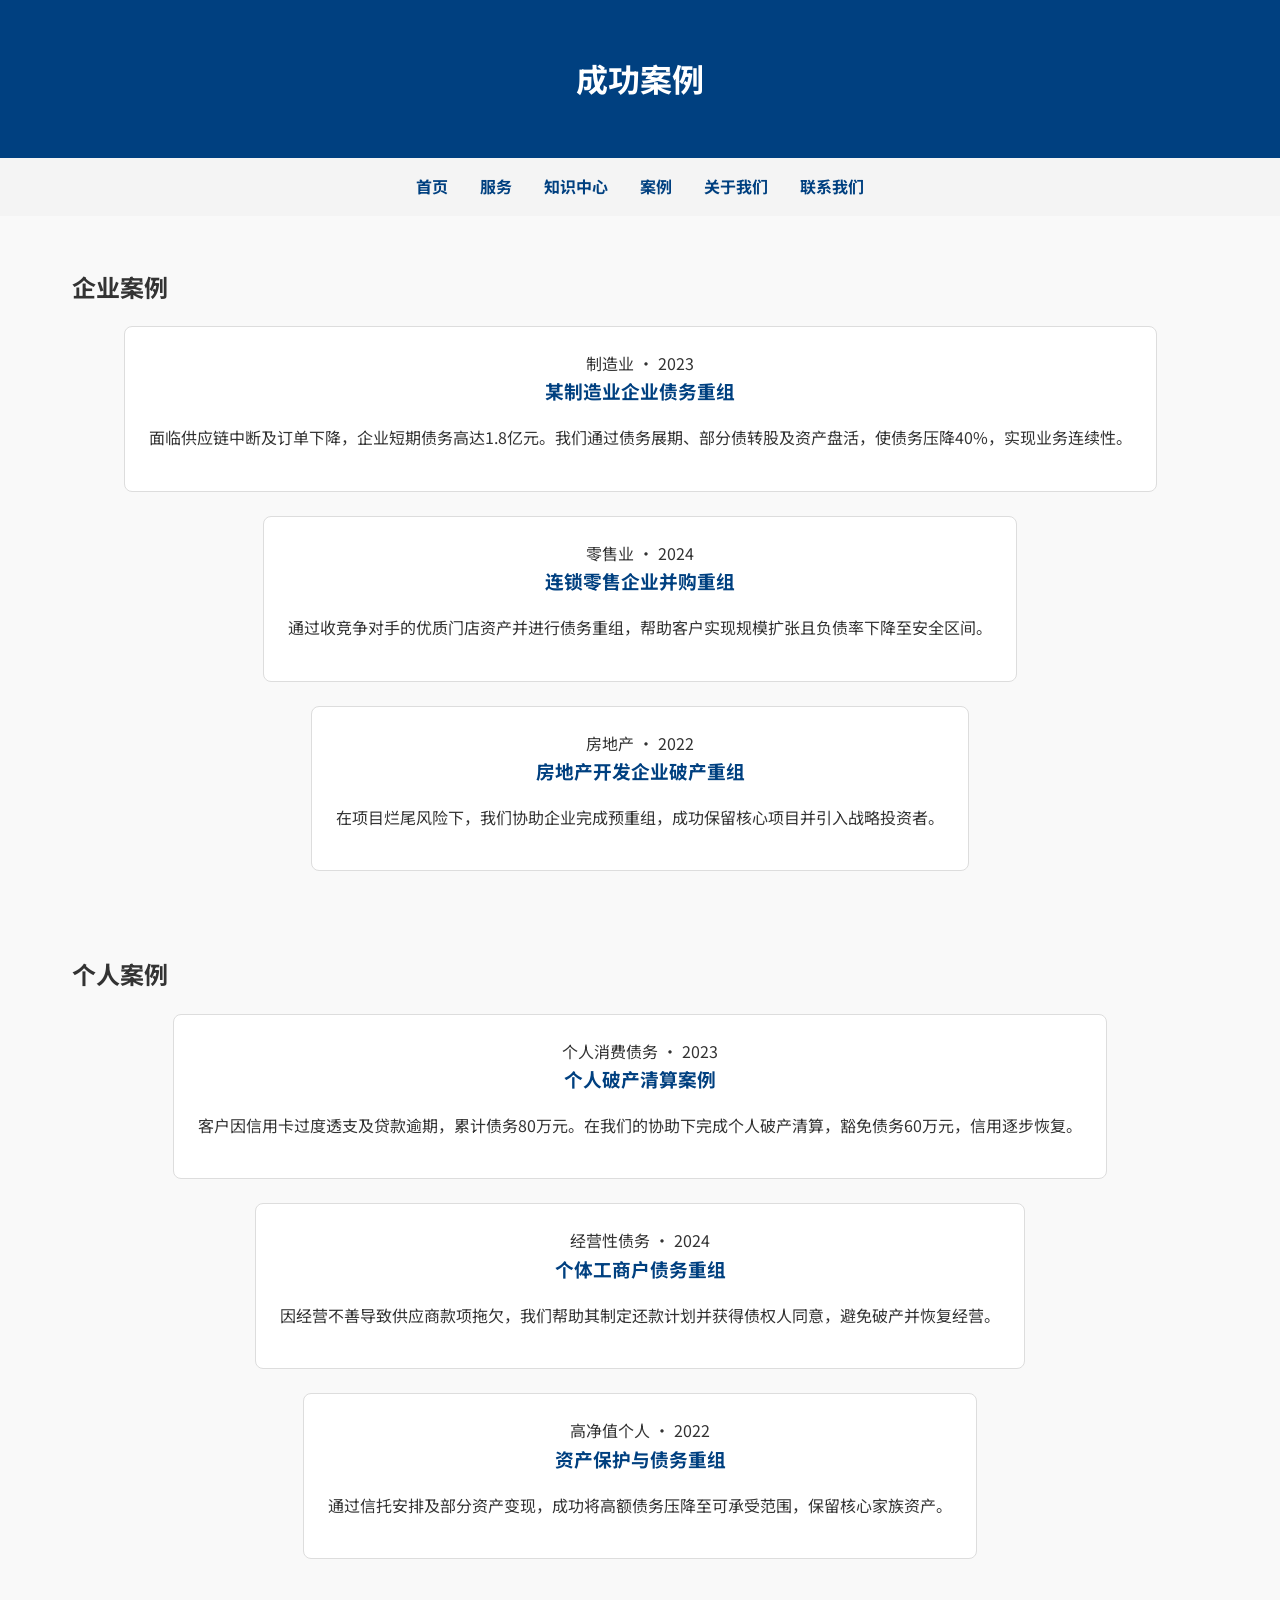
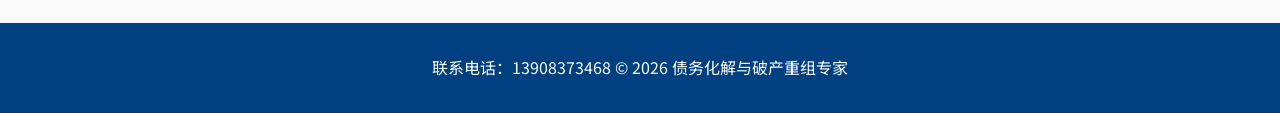
<file: cases.html>
<!DOCTYPE html>
<html lang="zh-CN">
<head>
    <meta charset="UTF-8">
    <title>案例 - 债务化解与破产重组专家</title>
    <meta name="viewport" content="width=device-width, initial-scale=1">
    <link href="https://fonts.googleapis.com/css2?family=Noto+Sans+SC:wght@400;500;600&display=swap" rel="stylesheet">
    <link rel="stylesheet" href="/assets/css/style.css">
</head>
<body>
    <header>
        <h1>成功案例</h1>
    </header>
    <nav>
        <a href="index.html">首页</a>
        <a href="services.html">服务</a>
        <a href="knowledge.html">知识中心</a>
        <a href="cases.html">案例</a>
        <a href="about.html">关于我们</a>
        <a href="contact.html">联系我们</a>
    </nav>
    <section class="section">
        <h2>企业案例</h2>
        <div class="cards">
            <div class="card">
                <div class="meta">制造业 • 2023</div>
                <h3>某制造业企业债务重组</h3>
                <p>面临供应链中断及订单下降，企业短期债务高达1.8亿元。我们通过债务展期、部分债转股及资产盘活，使债务压降40%，实现业务连续性。</p>
            </div>
            <div class="card">
                <div class="meta">零售业 • 2024</div>
                <h3>连锁零售企业并购重组</h3>
                <p>通过收竞争对手的优质门店资产并进行债务重组，帮助客户实现规模扩张且负债率下降至安全区间。</p>
            </div>
            <div class="card">
                <div class="meta">房地产 • 2022</div>
                <h3>房地产开发企业破产重组</h3>
                <p>在项目烂尾风险下，我们协助企业完成预重组，成功保留核心项目并引入战略投资者。</p>
            </div>
        </div>
    </section>
    <section class="section">
        <h2>个人案例</h2>
        <div class="cards">
            <div class="card">
                <div class="meta">个人消费债务 • 2023</div>
                <h3>个人破产清算案例</h3>
                <p>客户因信用卡过度透支及贷款逾期，累计债务80万元。在我们的协助下完成个人破产清算，豁免债务60万元，信用逐步恢复。</p>
            </div>
            <div class="card">
                <div class="meta">经营性债务 • 2024</div>
                <h3>个体工商户债务重组</h3>
                <p>因经营不善导致供应商款项拖欠，我们帮助其制定还款计划并获得债权人同意，避免破产并恢复经营。</p>
            </div>
            <div class="card">
                <div class="meta">高净值个人 • 2022</div>
                <h3>资产保护与债务重组</h3>
                <p>通过信托安排及部分资产变现，成功将高额债务压降至可承受范围，保留核心家族资产。</p>
            </div>
        </div>
    </section>
    <footer>
        <p>联系电话：13908373468 &copy; 2026 债务化解与破产重组专家</p>
    </footer>
</body>
</html>
</file>
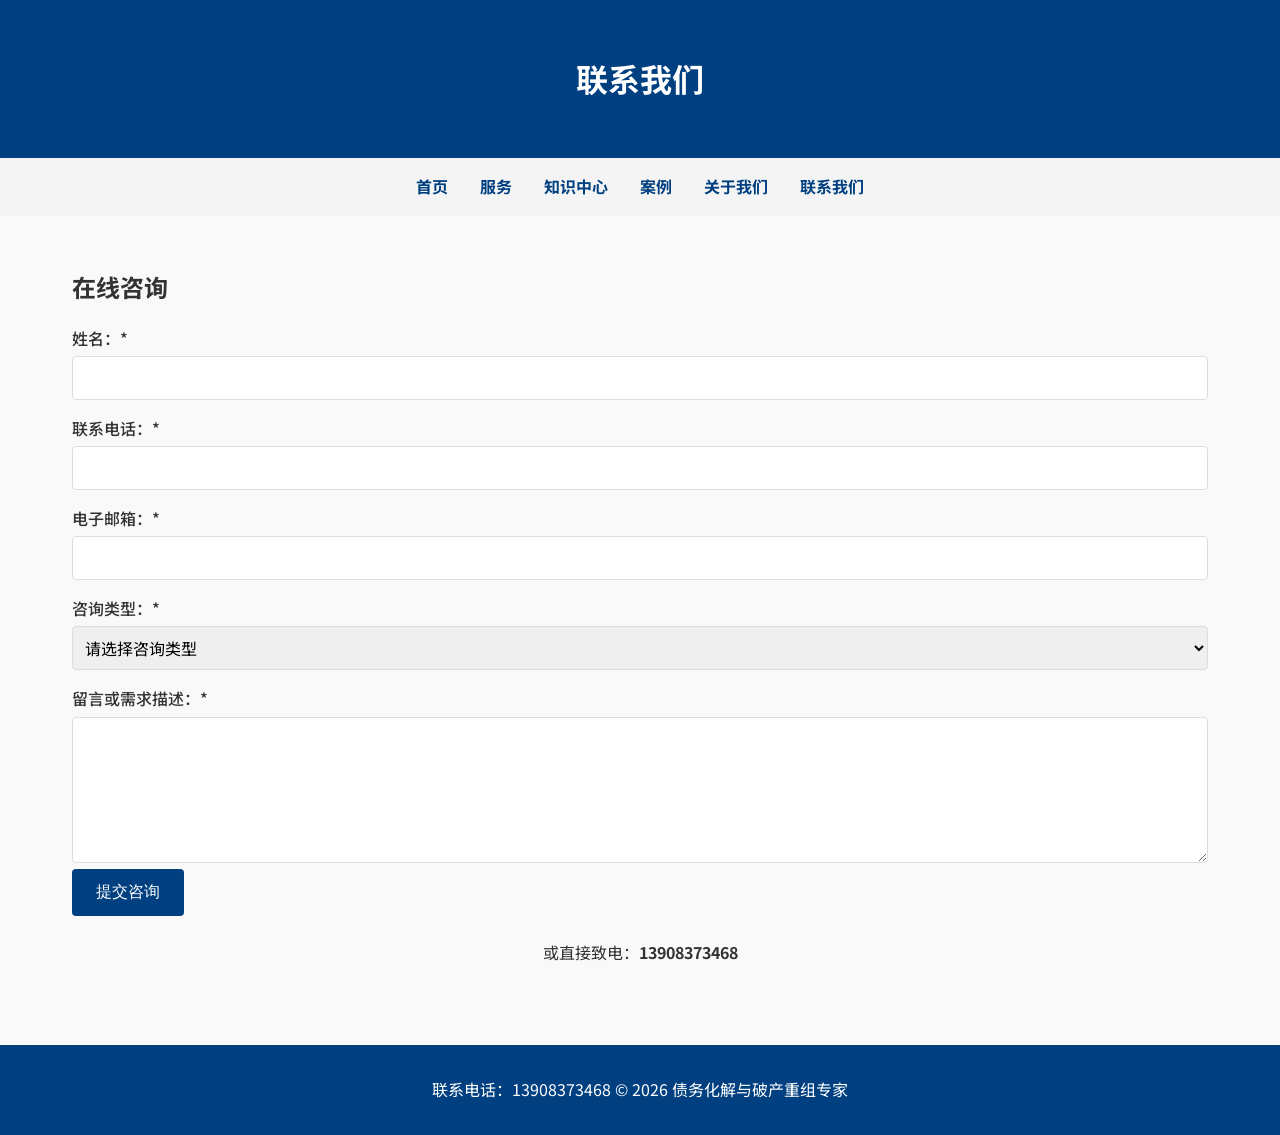
<file: contact.html>
<!DOCTYPE html>
<html lang="zh-CN">
<head>
    <meta charset="UTF-8">
    <title>联系我们 - 债务化解与破产重组专家</title>
    <meta name="viewport" content="width=device-width, initial-scale=1">
    <link href="https://fonts.googleapis.com/css2?family=Noto+Sans+SC:wght@400;500;600&display=swap" rel="stylesheet">
    <link rel="stylesheet" href="/assets/css/style.css">
</head>
<body>
    <header>
        <h1>联系我们</h1>
    </header>
    <nav>
        <a href="index.html">首页</a>
        <a href="services.html">服务</a>
        <a href="knowledge.html">知识中心</a>
        <a href="cases.html">案例</a>
        <a href="about.html">关于我们</a>
        <a href="contact.html">联系我们</a>
    </nav>
    <section class="section">
        <h2>在线咨询</h2>
        <form action="#" method="post">
            <label for="name">姓名：*</label>
            <input type="text" id="name" name="name" required>
            
            <label for="phone">联系电话：*</label>
            <input type="tel" id="phone" name="phone" required>
            
            <label for="email">电子邮箱：*</label>
            <input type="email" id="email" name="email" required>
            
            <label for="type">咨询类型：*</label>
            <select id="type" name="type" required>
                <option value="">请选择咨询类型</option>
                <option value="enterprise">企业债务化解</option>
                <option value="personal">个人破产</option>
                <option value="both">企业及个人</option>
            </select>
            
            <label for="message">留言或需求描述：*</label>
            <textarea id="message" name="message" rows="5" required></textarea>
            
            <button type="submit" class="btn">提交咨询</button>
        </form>
        <p style="text-align:center; margin-top:1.5rem;">或直接致电：<strong>13908373468</strong></p>
    </section>
    <footer>
        <p>联系电话：13908373468 &copy; 2026 债务化解与破产重组专家</p>
    </footer>
</body>
</html>
</file>
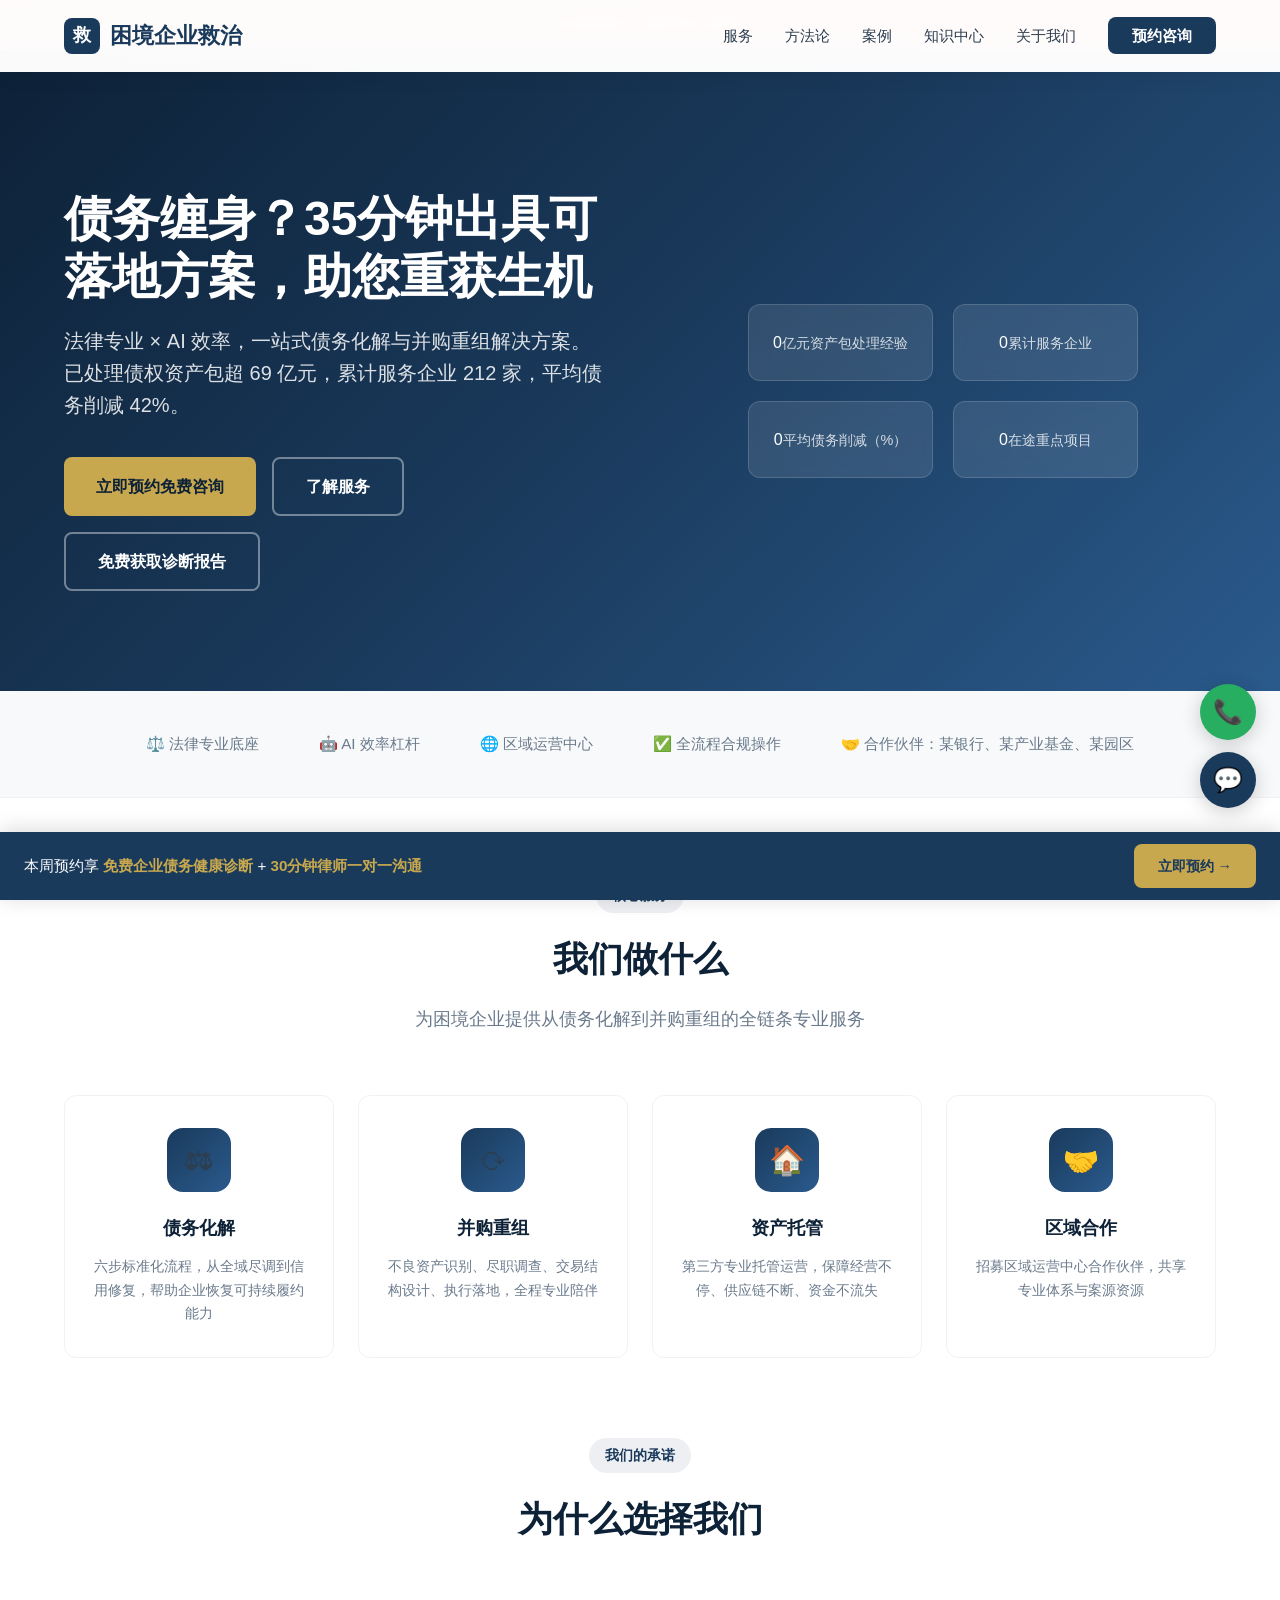
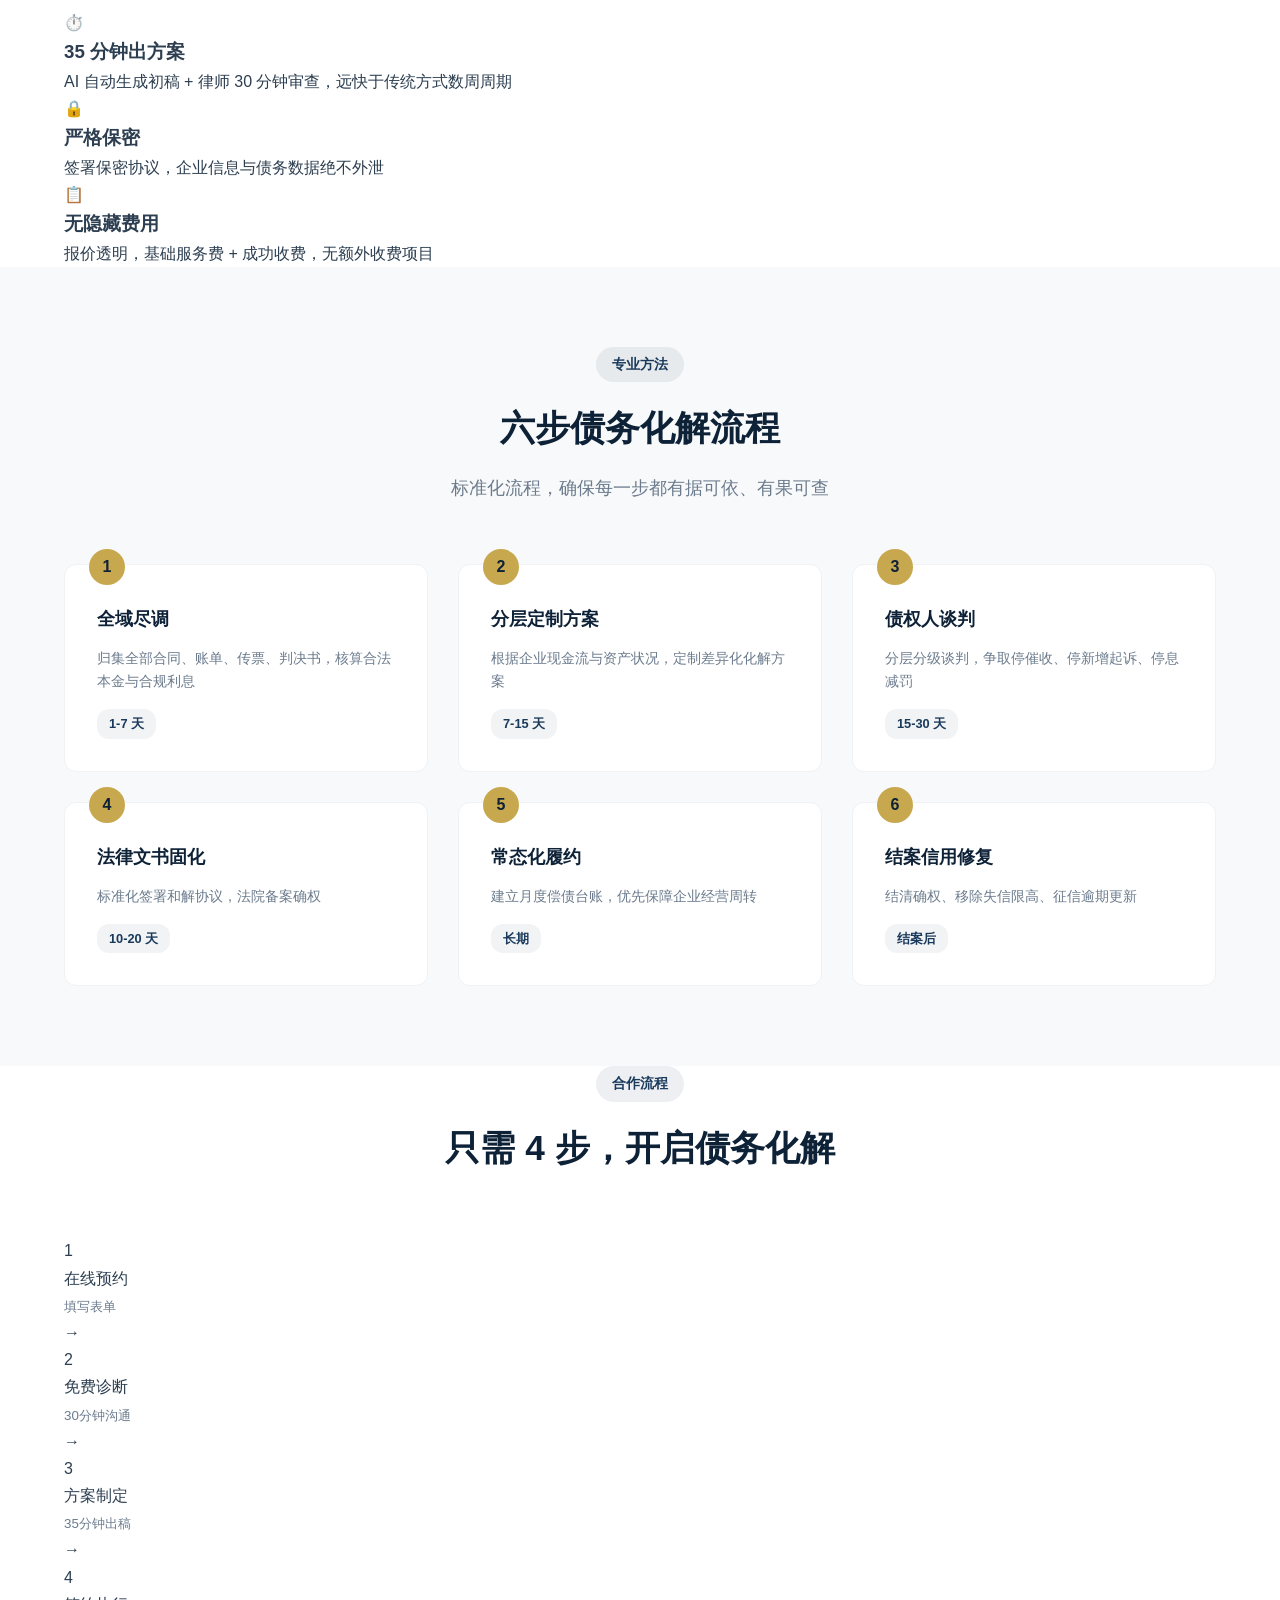
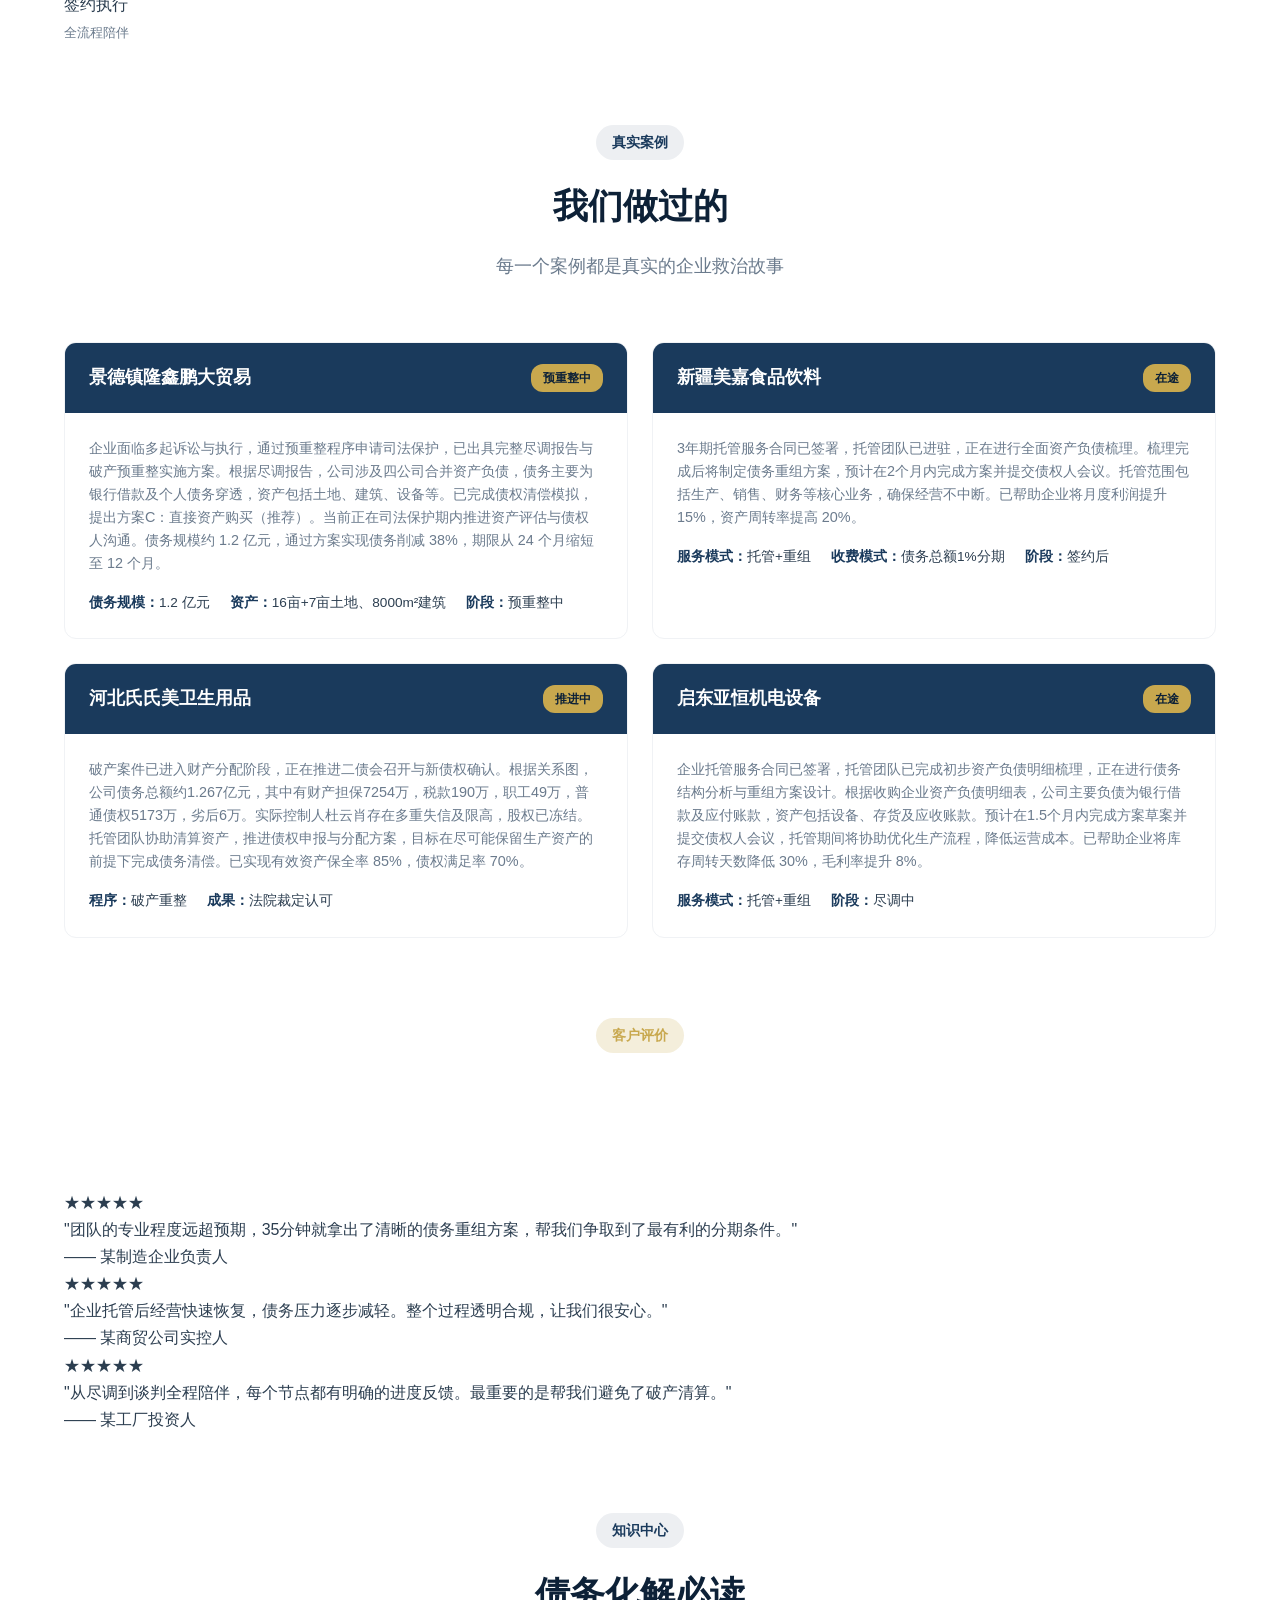
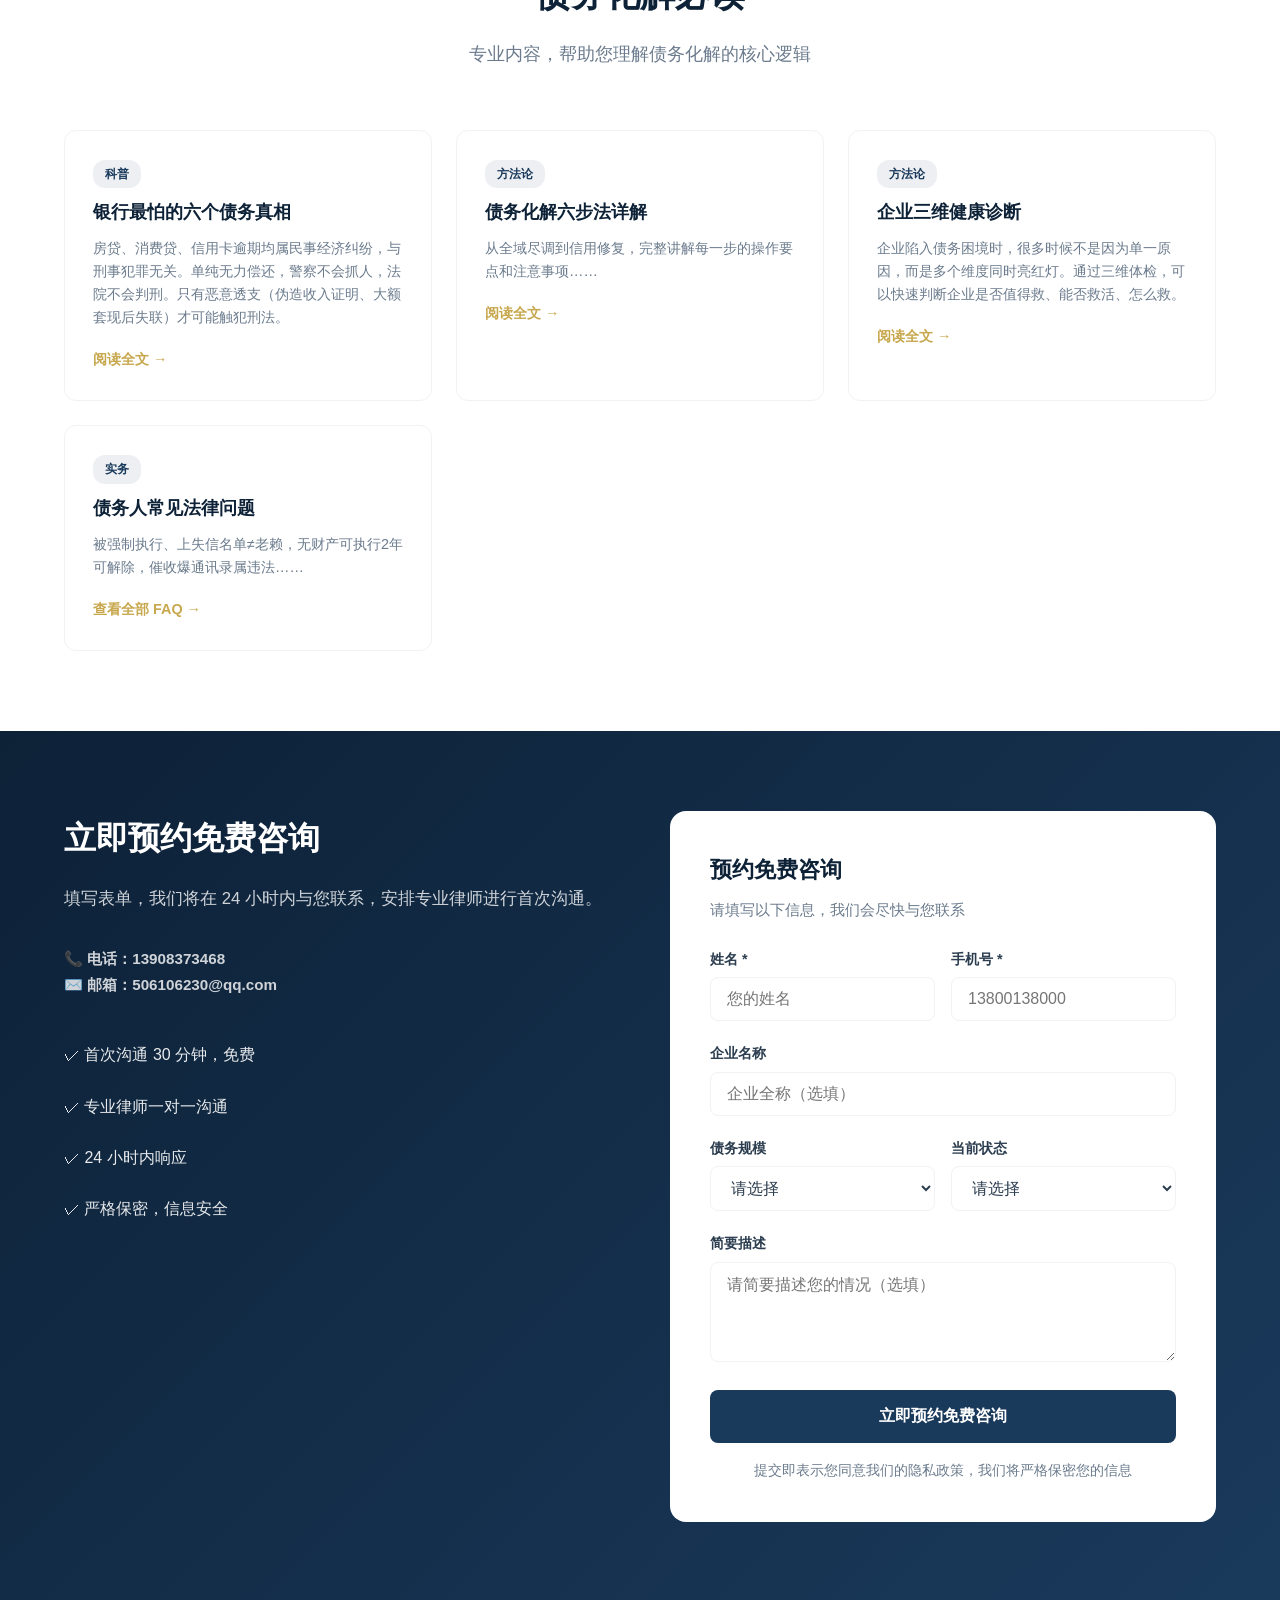
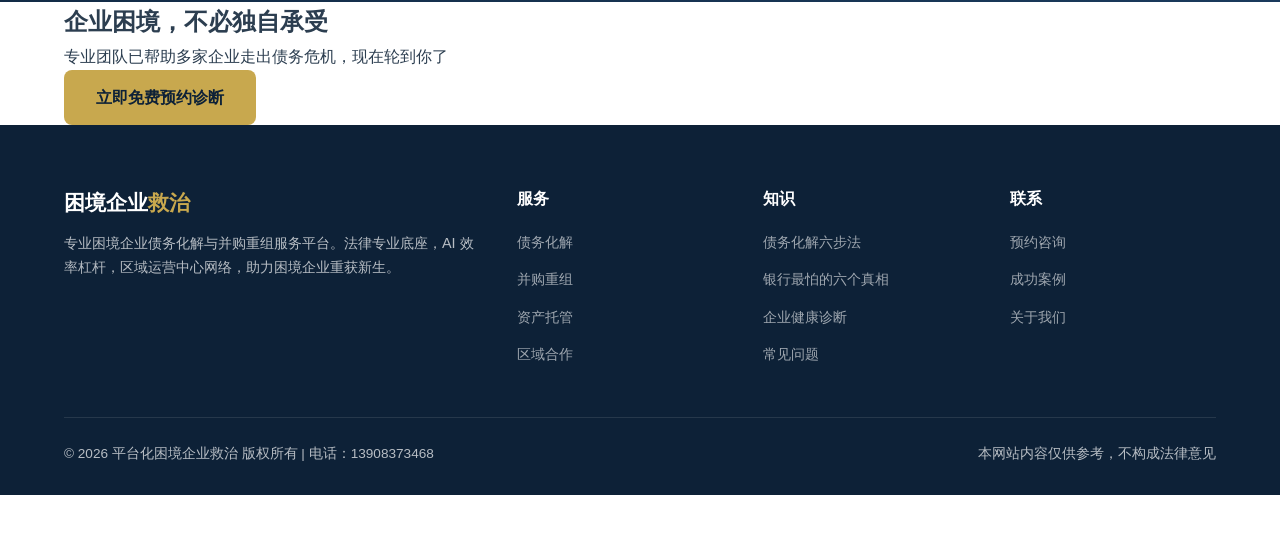
<file: index_backup.html>
<!DOCTYPE html>
<html lang="zh-CN">
<head>
  <meta charset="UTF-8">
  <meta name="viewport" content="width=device-width, initial-scale=1.0">
  <title>平台化困境企业救治 - 债务化解及并购重组专家 | 法律专业+AI效率</title>
  <meta name="description" content="专业困境企业债务化解、不良资产并购、企业托管运营服务。法律专业+AI效率，35分钟出方案，已帮助超69亿元资产包实现平均债务削减42%。">
  <link rel="stylesheet" href="css/style.css">
</head>
<body>
  <nav class="navbar">
    <div class="container">
      <a href="index.html" class="logo"><div class="logo-icon">救</div>困境企业救治</a>
      <ul class="nav-links">
        <li><a href="#services">服务</a></li>
        <li><a href="#methodology">方法论</a></li>
        <li><a href="#cases">案例</a></li>
        <li><a href="#knowledge">知识中心</a></li>
        <li><a href="about.html">关于我们</a></li>
        <li><a href="#contact" class="nav-cta">预约咨询</a></li>
      </ul>
      <button class="mobile-menu-btn"><span></span><span></span><span></span></button>
    </div>
  </nav>
  <div class="countdown-banner">
    今日名额有限：<strong id="countdown">计算中...</strong>
  </div>
  <div class="floating-cta">
    <div class="float-btn phone" title="电话预约">📞</div>
    <div class="float-btn wechat" title="微信咨询">💬</div>
    <div class="float-btn top" title="回到顶部">↑</div>
  </div>
  <div class="bottom-bar">
    <div class="text">本周预约享 <strong>免费企业债务健康诊断</strong> + <strong>30分钟律师一对一沟通</strong></div>
    <a href="#contact" class="btn">立即预约 →</a>
  </div>
  <section class="hero">
    <div class="container">
      <div class="hero-content">
        <h1>债务缠身？35分钟出具可落地方案，助您重获生机</h1>
        <p class="subtitle">法律专业 × AI 效率，一站式债务化解与并购重组解决方案。已处理债权资产包超 69 亿元，累计服务企业 212 家，平均债务削减 42%。</p>
        <div class="hero-buttons">
          <a href="#contact" class="btn btn-primary">立即预约免费咨询</a>
          <a href="#services" class="btn btn-outline">了解服务</a>
          <a href="#knowledge" class="btn btn-outline">免费获取诊断报告</a>
        </div>
      </div>
      <div class="hero-visual">
        <div class="hero-stats">
          <div class="stat-card"><span class="count-number" data-target="69">0</span><span class="label">亿元资产包处理经验</span></div>
          <div class="stat-card"><span class="count-number" data-target="212">0</span><span class="label">累计服务企业</span></div>
          <div class="stat-card"><span class="count-number" data-target="42">0</span><span class="label">平均债务削减（%）</span></div>
          <div class="stat-card"><span class="count-number" data-target="4">0</span><span class="label">在途重点项目</span></div>
        </div>
      </div>
    </div>
  </section>
  <section class="trust-bar">
    <div class="container">
      <div class="trust-item">⚖️ 法律专业底座</div>
      <div class="trust-item">🤖 AI 效率杠杆</div>
      <div class="trust-item">🌐 区域运营中心</div>
      <div class="trust-item">✅ 全流程合规操作</div>
      <div class="trust-item">🤝 合作伙伴：某银行、某产业基金、某园区</div>
    </div>
  </section>
  <section class="section" id="services">
    <div class="container">
      <div class="section-header animate-on-scroll">
        <span class="tag">核心服务</span>
        <h2>我们做什么</h2>
        <p>为困境企业提供从债务化解到并购重组的全链条专业服务</p>
      </div>
      <div class="services-grid">
        <div class="service-card animate-on-scroll"><div class="service-icon">&#9878;</div><h3>债务化解</h3><p>六步标准化流程，从全域尽调到信用修复，帮助企业恢复可持续履约能力</p></div>
        <div class="service-card animate-on-scroll"><div class="service-icon">&#10227;</div><h3>并购重组</h3><p>不良资产识别、尽职调查、交易结构设计、执行落地，全程专业陪伴</p></div>
        <div class="service-card animate-on-scroll"><div class="service-icon">&#127968;</div><h3>资产托管</h3><p>第三方专业托管运营，保障经营不停、供应链不断、资金不流失</p></div>
        <div class="service-card animate-on-scroll"><div class="service-icon">&#129309;</div><h3>区域合作</h3><p>招募区域运营中心合作伙伴，共享专业体系与案源资源</p></div>
      </div>
    </div>
  </section>
  <section class="guarantee">
    <div class="container">
      <div class="section-header animate-on-scroll">
        <span class="tag">我们的承诺</span>
        <h2>为什么选择我们</h2>
      </div>
      <div class="guarantee-grid">
        <div class="guarantee-item animate-on-scroll"><div class="icon">⏱️</div><h3>35 分钟出方案</h3><p>AI 自动生成初稿 + 律师 30 分钟审查，远快于传统方式数周周期</p></div>
        <div class="guarantee-item animate-on-scroll"><div class="icon">🔒</div><h3>严格保密</h3><p>签署保密协议，企业信息与债务数据绝不外泄</p></div>
        <div class="guarantee-item animate-on-scroll"><div class="icon">📋</div><h3>无隐藏费用</h3><p>报价透明，基础服务费 + 成功收费，无额外收费项目</p></div>
      </div>
    </div>
  </section>
  <section class="section methodology" id="methodology">
    <div class="container">
      <div class="section-header animate-on-scroll">
        <span class="tag">专业方法</span>
        <h2>六步债务化解流程</h2>
        <p>标准化流程，确保每一步都有据可依、有果可查</p>
      </div>
      <div class="methodology-steps">
        <div class="step-card animate-on-scroll"><div class="step-number">1</div><h3>全域尽调</h3><p>归集全部合同、账单、传票、判决书，核算合法本金与合规利息</p><span class="time-badge">1-7 天</span></div>
        <div class="step-card animate-on-scroll"><div class="step-number">2</div><h3>分层定制方案</h3><p>根据企业现金流与资产状况，定制差异化化解方案</p><span class="time-badge">7-15 天</span></div>
        <div class="step-card animate-on-scroll"><div class="step-number">3</div><h3>债权人谈判</h3><p>分层分级谈判，争取停催收、停新增起诉、停息减罚</p><span class="time-badge">15-30 天</span></div>
        <div class="step-card animate-on-scroll"><div class="step-number">4</div><h3>法律文书固化</h3><p>标准化签署和解协议，法院备案确权</p><span class="time-badge">10-20 天</span></div>
        <div class="step-card animate-on-scroll"><div class="step-number">5</div><h3>常态化履约</h3><p>建立月度偿债台账，优先保障企业经营周转</p><span class="time-badge">长期</span></div>
        <div class="step-card animate-on-scroll"><div class="step-number">6</div><h3>结案信用修复</h3><p>结清确权、移除失信限高、征信逾期更新</p><span class="time-badge">结案后</span></div>
      </div>
    </div>
  </section>
  <section class="process-section">
    <div class="container">
      <div class="section-header animate-on-scroll">
        <span class="tag">合作流程</span>
        <h2>只需 4 步，开启债务化解</h2>
      </div>
      <div class="process-timeline animate-on-scroll">
        <div class="process-step"><div class="step-num">1</div><div class="step-text">在线预约<br><small style="color:#6b7b8d">填写表单</small></div><span class="step-arrow">→</span></div>
        <div class="process-step"><div class="step-num">2</div><div class="step-text">免费诊断<br><small style="color:#6b7b8d">30分钟沟通</small></div><span class="step-arrow">→</span></div>
        <div class="process-step"><div class="step-num">3</div><div class="step-text">方案制定<br><small style="color:#6b7b8d">35分钟出稿</small></div><span class="step-arrow">→</span></div>
        <div class="process-step"><div class="step-num">4</div><div class="step-text">签约执行<br><small style="color:#6b7b8d">全流程陪伴</small></div></div>
      </div>
    </div>
  </section>
  <section class="section" id="cases">
    <div class="container">
      <div class="section-header animate-on-scroll">
        <span class="tag">真实案例</span>
        <h2>我们做过的</h2>
        <p>每一个案例都是真实的企业救治故事</p>
      </div>
      <div class="cases-grid">
        <!-- 案例 1：景德镇隆鑫鹏大贸易 -->
        <div class="case-card animate-on-scroll">
          <div class="case-header">
            <h3>景德镇隆鑫鹏大贸易</h3>
            <span class="case-badge">预重整中</span>
          </div>
          <div class="case-body">
            <p>企业面临多起诉讼与执行，通过预重整程序申请司法保护，已出具完整尽调报告与破产预重整实施方案。根据尽调报告，公司涉及四公司合并资产负债，债务主要为银行借款及个人债务穿透，资产包括土地、建筑、设备等。已完成债权清偿模拟，提出方案C：直接资产购买（推荐）。当前正在司法保护期内推进资产评估与债权人沟通。债务规模约 1.2 亿元，通过方案实现债务削减 38%，期限从 24 个月缩短至 12 个月。</p>
            <div class="case-meta">
              <div class="case-meta-item"><strong>债务规模：</strong>1.2 亿元</div>
              <div class="case-meta-item"><strong>资产：</strong>16亩+7亩土地、8000m²建筑</div>
              <div class="case-meta-item"><strong>阶段：</strong>预重整中</div>
            </div>
          </div>
        </div>

        <!-- 案例 2：新疆美嘉食品饮料 -->
        <div class="case-card animate-on-scroll">
          <div class="case-header">
            <h3>新疆美嘉食品饮料</h3>
            <span class="case-badge">在途</span>
          </div>
          <div class="case-body">
            <p>3年期托管服务合同已签署，托管团队已进驻，正在进行全面资产负债梳理。梳理完成后将制定债务重组方案，预计在2个月内完成方案并提交债权人会议。托管范围包括生产、销售、财务等核心业务，确保经营不中断。已帮助企业将月度利润提升 15%，资产周转率提高 20%。</p>
            <div class="case-meta">
              <div class="case-meta-item"><strong>服务模式：</strong>托管+重组</div>
              <div class="case-meta-item"><strong>收费模式：</strong>债务总额1%分期</div>
              <div class="case-meta-item"><strong>阶段：</strong>签约后</div>
            </div>
          </div>
        </div>

        <!-- 案例 3：河北氏氏美卫生用品 -->
        <div class="case-card animate-on-scroll">
          <div class="case-header">
            <h3>河北氏氏美卫生用品</h3>
            <span class="case-badge">推进中</span>
          </div>
          <div class="case-body">
            <p>破产案件已进入财产分配阶段，正在推进二债会召开与新债权确认。根据关系图，公司债务总额约1.267亿元，其中有财产担保7254万，税款190万，职工49万，普通债权5173万，劣后6万。实际控制人杜云肖存在多重失信及限高，股权已冻结。托管团队协助清算资产，推进债权申报与分配方案，目标在尽可能保留生产资产的前提下完成债务清偿。已实现有效资产保全率 85%，债权满足率 70%。</p>
            <div class="case-meta">
              <div class="case-meta-item"><strong>程序：</strong>破产重整</div>
              <div class="case-meta-item"><strong>成果：</strong>法院裁定认可</div>
            </div>
          </div>
        </div>

        <!-- 案例 4：启东亚恒机电设备 -->
        <div class="case-card animate-on-scroll">
          <div class="case-header">
            <h3>启东亚恒机电设备</h3>
            <span class="case-badge">在途</span>
          </div>
          <div class="case-body">
            <p>企业托管服务合同已签署，托管团队已完成初步资产负债明细梳理，正在进行债务结构分析与重组方案设计。根据收购企业资产负债明细表，公司主要负债为银行借款及应付账款，资产包括设备、存货及应收账款。预计在1.5个月内完成方案草案并提交债权人会议，托管期间将协助优化生产流程，降低运营成本。已帮助企业将库存周转天数降低 30%，毛利率提升 8%。</p>
            <div class="case-meta">
              <div class="case-meta-item"><strong>服务模式：</strong>托管+重组</div>
              <div class="case-meta-item"><strong>阶段：</strong>尽调中</div>
            </div>
          </div>
        </div>
      </div>
    </div>
  </section>
  <section class="testimonial">
    <div class="container">
      <div class="section-header animate-on-scroll">
        <span class="tag" style="background:rgba(200,168,78,0.2);color:#c8a84e;">客户评价</span>
        <h2 style="color:white;">他们这样说</h2>
      </div>
      <div class="testimonial-grid">
        <div class="testimonial-card animate-on-scroll"><div class="stars">★★★★★</div><p>"团队的专业程度远超预期，35分钟就拿出了清晰的债务重组方案，帮我们争取到了最有利的分期条件。"</p><div class="author">—— 某制造企业负责人</div></div>
        <div class="testimonial-card animate-on-scroll"><div class="stars">★★★★★</div><p>"企业托管后经营快速恢复，债务压力逐步减轻。整个过程透明合规，让我们很安心。"</p><div class="author">—— 某商贸公司实控人</div></div>
        <div class="testimonial-card animate-on-scroll"><div class="stars">★★★★★</div><p>"从尽调到谈判全程陪伴，每个节点都有明确的进度反馈。最重要的是帮我们避免了破产清算。"</p><div class="author">—— 某工厂投资人</div></div>
      </div>
    </div>
  </section>
  <section class="section" id="knowledge">
    <div class="container">
      <div class="section-header animate-on-scroll">
        <span class="tag">知识中心</span>
        <h2>债务化解必读</h2>
        <p>专业内容，帮助您理解债务化解的核心逻辑</p>
      </div>
      <div class="knowledge-grid">
        <div class="knowledge-card animate-on-scroll"><span class="card-tag">科普</span><h3>银行最怕的六个债务真相</h3><p>房贷、消费贷、信用卡逾期均属民事经济纠纷，与刑事犯罪无关。单纯无力偿还，警察不会抓人，法院不会判刑。只有恶意透支（伪造收入证明、大额套现后失联）才可能触犯刑法。</p><a href="articles/bank-truths.html" class="read-more">阅读全文 →</a></div>
        <div class="knowledge-card animate-on-scroll"><span class="card-tag">方法论</span><h3>债务化解六步法详解</h3><p>从全域尽调到信用修复，完整讲解每一步的操作要点和注意事项……</p><a href="articles/debt-resolution-steps.html" class="read-more">阅读全文 →</a></div>
        <div class="knowledge-card animate-on-scroll"><span class="card-tag">方法论</span><h3>企业三维健康诊断</h3><p>企业陷入债务困境时，很多时候不是因为单一原因，而是多个维度同时亮红灯。通过三维体检，可以快速判断企业是否值得救、能否救活、怎么救。</p><a href="articles/health-diagnosis.html" class="read-more">阅读全文 →</a></div>
        <div class="knowledge-card animate-on-scroll"><span class="card-tag">实务</span><h3>债务人常见法律问题</h3><p>被强制执行、上失信名单≠老赖，无财产可执行2年可解除，催收爆通讯录属违法……</p><a href="faqs/index.html" class="read-more">查看全部 FAQ →</a></div>
      </div>
    </div>
  </section>
  <section class="section contact-section" id="contact">
    <div class="container">
      <div class="contact-grid">
        <div class="contact-info animate-on-scroll">
          <h2>立即预约免费咨询</h2>
          <p>填写表单，我们将在 24 小时内与您联系，安排专业律师进行首次沟通。</p>
          <p style="margin-top:16px;font-size:0.95rem;"><strong>📞 电话：13908373468</strong><br><strong>✉️ 邮箱：506106230@qq.com</strong></p>
          <ul class="contact-features">
            <li>✓ 首次沟通 30 分钟，免费</li>
            <li>✓ 专业律师一对一沟通</li>
            <li>✓ 24 小时内响应</li>
            <li>✓ 严格保密，信息安全</li>
          </ul>
        </div>
        <div class="contact-form animate-on-scroll">
          <h3>预约免费咨询</h3>
          <p class="form-subtitle">请填写以下信息，我们会尽快与您联系</p>
          <form id="contactForm">
            <div class="form-row">
              <div class="form-group"><label>姓名 <span class="required">*</span></label><input type="text" id="name" name="name" placeholder="您的姓名" required></div>
              <div class="form-group"><label>手机号 <span class="required">*</span></label><input type="tel" id="phone" name="phone" placeholder="13800138000" required></div>
            </div>
            <div class="form-group"><label>企业名称</label><input type="text" id="company" name="company" placeholder="企业全称（选填）"></div>
            <div class="form-row">
              <div class="form-group"><label>债务规模</label><select id="debtScale" name="debtScale"><option value="">请选择</option><option value="small">50万以下</option><option value="medium">50-500万</option><option value="large">500-2000万</option><option value="xlarge">2000万以上</option></select></div>
              <div class="form-group"><label>当前状态</label><select id="status" name="status"><option value="">请选择</option><option value="normal">正常经营</option><option value="overdue">已逾期</option><option value="sued">已被起诉</option><option value="executed">已被执行</option><option value="other">其他</option></select></div>
            </div>
            <div class="form-group"><label>简要描述</label><textarea id="message" name="message" placeholder="请简要描述您的情况（选填）"></textarea></div>
            <button type="submit" class="btn-submit">立即预约免费咨询</button>
            <p class="form-note">提交即表示您同意我们的隐私政策，我们将严格保密您的信息</p>
          </form>
        </div>
      </div>
    </div>
  </section>
  <section class="final-cta">
    <div class="container animate-on-scroll">
      <h2>企业困境，不必独自承受</h2>
      <p>专业团队已帮助多家企业走出债务危机，现在轮到你了</p>
      <a href="#contact" class="btn btn-primary">立即免费预约诊断</a>
    </div>
  </section>
  <footer class="footer">
    <div class="container">
      <div class="footer-grid">
        <div class="footer-brand"><h3>困境企业<span>救治</span></h3><p>专业困境企业债务化解与并购重组服务平台。法律专业底座，AI 效率杠杆，区域运营中心网络，助力困境企业重获新生。</p></div>
        <div class="footer-col"><h4>服务</h4><ul><li><a href="#services">债务化解</a></li><li><a href="#services">并购重组</a></li><li><a href="#services">资产托管</a></li><li><a href="#services">区域合作</a></li></ul></div>
        <div class="footer-col"><h4>知识</h4><ul><li><a href="articles/debt-resolution-steps.html">债务化解六步法</a></li><li><a href="articles/bank-truths.html">银行最怕的六个真相</a></li><li><a href="articles/health-diagnosis.html">企业健康诊断</a></li><li><a href="faqs/index.html">常见问题</a></li></ul></div>
        <div class="footer-col"><h4>联系</h4><ul><li><a href="#contact">预约咨询</a></li><li><a href="#cases">成功案例</a></li><li><a href="about.html">关于我们</a></li></ul></div>
      </div>
      <div class="footer-bottom"><span>© 2026 平台化困境企业救治 版权所有 | 电话：13908373468</span><span>本网站内容仅供参考，不构成法律意见</span></div>
    </div>
  </footer>
  <script src="js/main.js"></script>
</file>
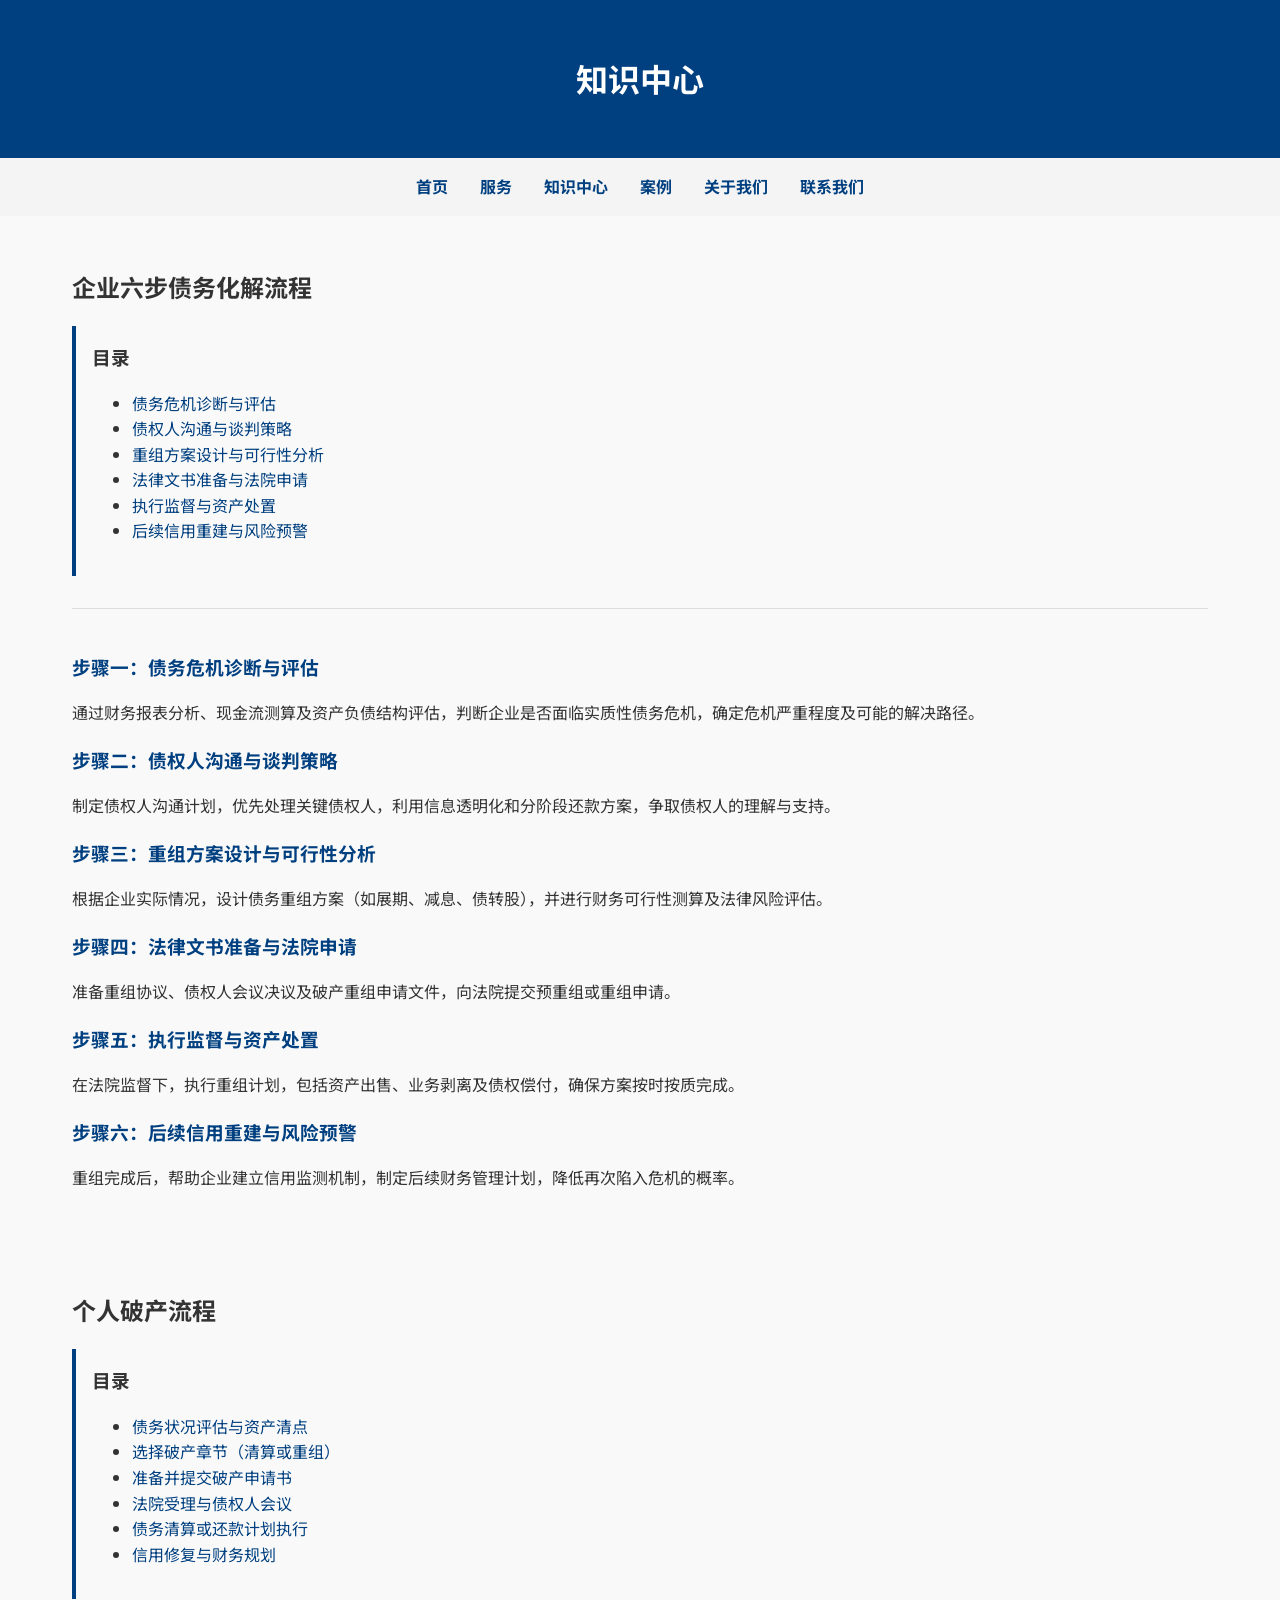
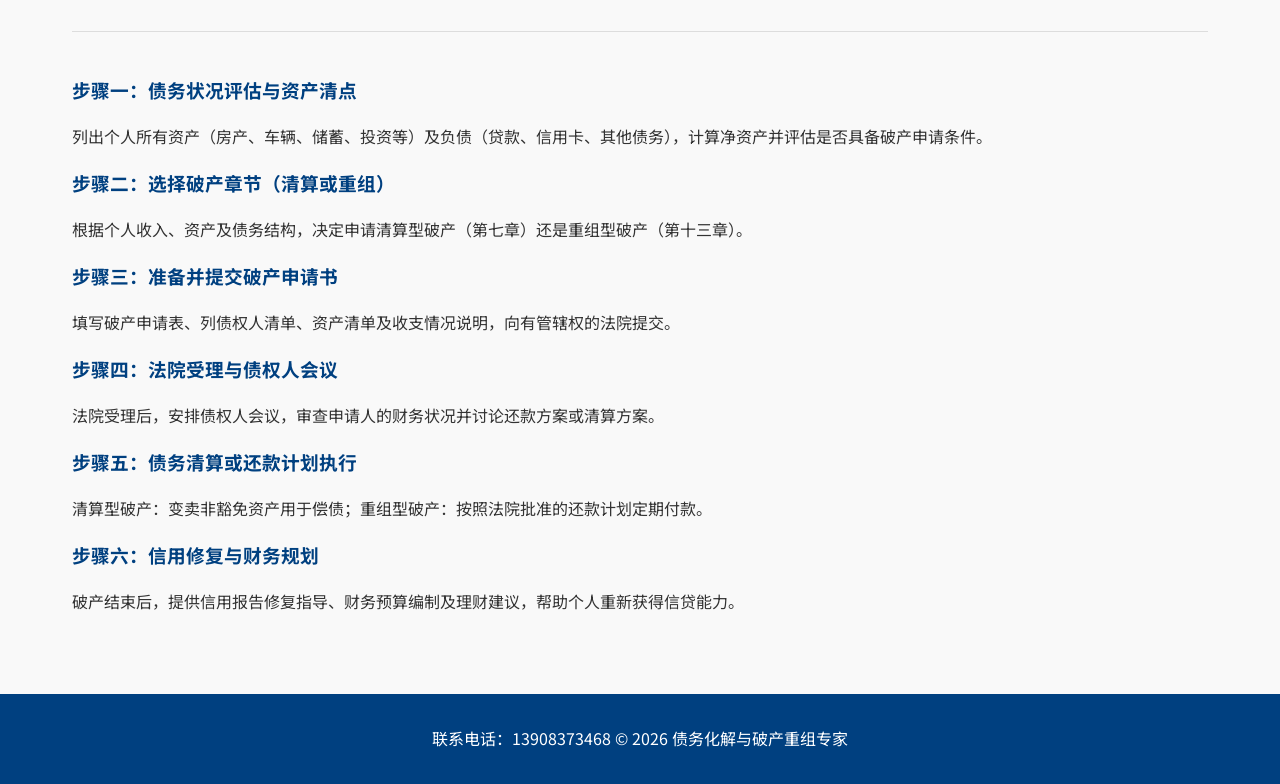
<file: knowledge.html>
<!DOCTYPE html>
<html lang="zh-CN">
<head>
    <meta charset="UTF-8">
    <title>知识中心 - 债务化解与破产重组专家</title>
    <meta name="viewport" content="width=device-width, initial-scale=1">
    <link href="https://fonts.googleapis.com/css2?family=Noto+Sans+SC:wght@400;500;600&display=swap" rel="stylesheet">
    <link rel="stylesheet" href="/assets/css/style.css">
</head>
<body>
    <header>
        <h1>知识中心</h1>
    </header>
    <nav>
        <a href="index.html">首页</a>
        <a href="services.html">服务</a>
        <a href="knowledge.html">知识中心</a>
        <a href="cases.html">案例</a>
        <a href="about.html">关于我们</a>
        <a href="contact.html">联系我们</a>
    </nav>
    <section class="section">
        <h2>企业六步债务化解流程</h2>
        <div class="toc">
            <h3>目录</h3>
            <ul>
                <li><a href="#step1">债务危机诊断与评估</a></li>
                <li><a href="#step2">债权人沟通与谈判策略</a></li>
                <li><a href="#step3">重组方案设计与可行性分析</a></li>
                <li><a href="#step4">法律文书准备与法院申请</a></li>
                <li><a href="#step5">执行监督与资产处置</a></li>
                <li><a href="#step6">后续信用重建与风险预警</a></li>
            </ul>
        </div>
        <div class="content">
            <h3 id="step1">步骤一：债务危机诊断与评估</h3>
            <p>通过财务报表分析、现金流测算及资产负债结构评估，判断企业是否面临实质性债务危机，确定危机严重程度及可能的解决路径。</p>
            <h3 id="step2">步骤二：债权人沟通与谈判策略</h3>
            <p>制定债权人沟通计划，优先处理关键债权人，利用信息透明化和分阶段还款方案，争取债权人的理解与支持。</p>
            <h3 id="step3">步骤三：重组方案设计与可行性分析</h3>
            <p>根据企业实际情况，设计债务重组方案（如展期、减息、债转股），并进行财务可行性测算及法律风险评估。</p>
            <h3 id="step4">步骤四：法律文书准备与法院申请</h3>
            <p>准备重组协议、债权人会议决议及破产重组申请文件，向法院提交预重组或重组申请。</p>
            <h3 id="step5">步骤五：执行监督与资产处置</h3>
            <p>在法院监督下，执行重组计划，包括资产出售、业务剥离及债权偿付，确保方案按时按质完成。</p>
            <h3 id="step6">步骤六：后续信用重建与风险预警</h3>
            <p>重组完成后，帮助企业建立信用监测机制，制定后续财务管理计划，降低再次陷入危机的概率。</p>
        </div>
    </section>
    <section class="section">
        <h2>个人破产流程</h2>
        <div class="toc">
            <h3>目录</h3>
            <ul>
                <li><a href="#pstep1">债务状况评估与资产清点</a></li>
                <li><a href="#pstep2">选择破产章节（清算或重组）</a></li>
                <li><a href="#pstep3">准备并提交破产申请书</a></li>
                <li><a href="#pstep4">法院受理与债权人会议</a></li>
                <li><a href="#pstep5">债务清算或还款计划执行</a></li>
                <li><a href="#pstep6">信用修复与财务规划</a></li>
            </ul>
        </div>
        <div class="content">
            <h3 id="pstep1">步骤一：债务状况评估与资产清点</h3>
            <p>列出个人所有资产（房产、车辆、储蓄、投资等）及负债（贷款、信用卡、其他债务），计算净资产并评估是否具备破产申请条件。</p>
            <h3 id="pstep2">步骤二：选择破产章节（清算或重组）</h3>
            <p>根据个人收入、资产及债务结构，决定申请清算型破产（第七章）还是重组型破产（第十三章）。</p>
            <h3 id="pstep3">步骤三：准备并提交破产申请书</h3>
            <p>填写破产申请表、列债权人清单、资产清单及收支情况说明，向有管辖权的法院提交。</p>
            <h3 id="pstep4">步骤四：法院受理与债权人会议</h3>
            <p>法院受理后，安排债权人会议，审查申请人的财务状况并讨论还款方案或清算方案。</p>
            <h3 id="pstep5">步骤五：债务清算或还款计划执行</h3>
            <p>清算型破产：变卖非豁免资产用于偿债；重组型破产：按照法院批准的还款计划定期付款。</p>
            <h3 id="pstep6">步骤六：信用修复与财务规划</h3>
            <p>破产结束后，提供信用报告修复指导、财务预算编制及理财建议，帮助个人重新获得信贷能力。</p>
        </div>
    </section>
    <footer>
        <p>联系电话：13908373468 &copy; 2026 债务化解与破产重组专家</p>
    </footer>
</body>
</html>
</file>
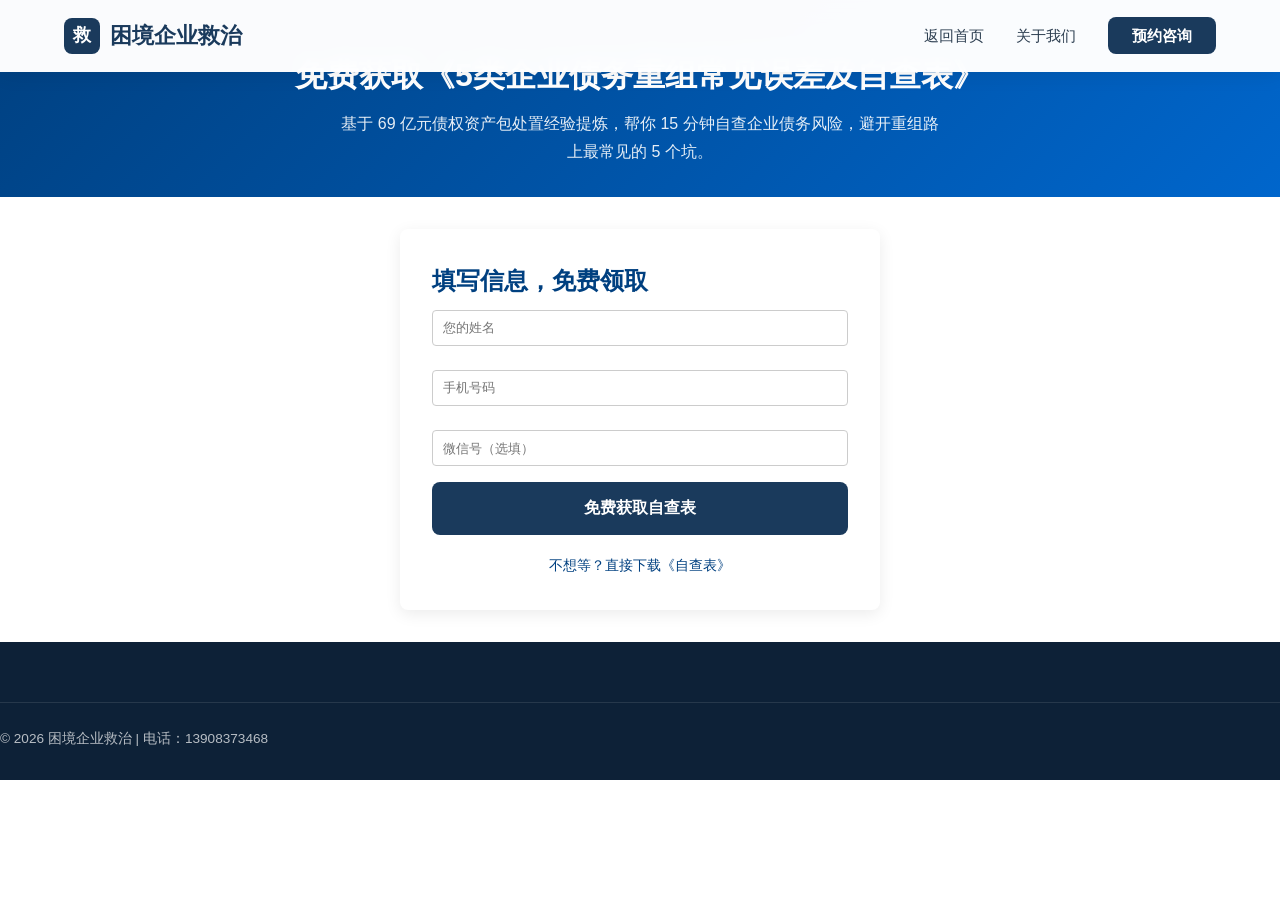
<file: lead-magnet.html>
<!DOCTYPE html>
<html lang="zh-CN">
<head>
  <meta charset="UTF-8">
  <meta name="viewport" content="width=device-width, initial-scale=1.0">
  <title>免费获取《5类企业债务重组常见误差及自查表》</title>
  <meta name="description" content="一份帮你快速自查企业债务风险、避免重组走弯路的实操清单。填写信息即可免费领取。">
  <link rel="stylesheet" href="css/style.css">
  <style>
    .lead-hero { padding: 3rem 1rem 2rem; text-align:center; background:linear-gradient(135deg,#004080,#0066cc); color:#fff; }
    .lead-hero h1 { font-size:2rem; margin-bottom:0.5rem; }
    .lead-hero p { opacity:0.9; max-width:600px; margin:0 auto; }
    .lead-form-card { max-width:480px; margin:2rem auto; background:#fff; color:#333; padding:2rem; border-radius:8px; box-shadow:0 4px 16px rgba(0,0,0,0.08); }
    .lead-form-card h2 { margin-top:0; color:#004080; }
    .lead-form-card input { width:100%; padding:0.6rem; margin:0.5rem 0 1rem; border:1px solid #ccc; border-radius:4px; box-sizing:border-box; }
    .lead-form-card .success-box { display:none; text-align:center; padding:1rem; }
    .lead-form-card .success-box img { max-width:200px; margin-top:1rem; }
    .wechat-tip { font-size:0.9rem; color:#666; }
  </style>
</head>
<body>
  <nav class="navbar">
    <div class="container">
      <a href="index.html" class="logo"><div class="logo-icon">救</div>困境企业救治</a>
      <ul class="nav-links">
        <li><a href="index.html">返回首页</a></li>
        <li><a href="about.html">关于我们</a></li>
        <li><a href="index.html#contact" class="nav-cta">预约咨询</a></li>
      </ul>
    </div>
  </nav>

  <section class="lead-hero">
    <h1>免费获取《5类企业债务重组常见误差及自查表》</h1>
    <p>基于 69 亿元债权资产包处置经验提炼，帮你 15 分钟自查企业债务风险，避开重组路上最常见的 5 个坑。</p>
  </section>

  <div class="lead-form-card">
    <h2>填写信息，免费领取</h2>
    <form id="leadForm">
      <input type="text" id="lname" name="name" placeholder="您的姓名" required>
      <input type="tel" id="lphone" name="phone" placeholder="手机号码" required pattern="1[3-9]\d{9}">
      <input type="text" id="lwechat" name="wechat" placeholder="微信号（选填）">
      <button type="submit" class="btn-submit">免费获取自查表</button>
    </form>
    <div id="leadSuccess" class="success-box">
      <h3>领取成功</h3>
      <p class="wechat-tip">添加企业微信，发送关键词 <strong>「自查表」</strong>，即刻领取完整版。</p>
      <img src="images/wechat-qr.png" alt="企业微信二维码" style="border-radius:8px;">
      <p style="font-size:0.85rem;color:#999;margin-top:1rem;">或拨打 13908373468 领取</p>
    </div>
    <p style="text-align:center;margin-top:1rem;"><a href="resources/debt-selfcheck-5types.docx" download style="color:#004080;font-size:0.9rem;">不想等？直接下载《自查表》</a></p>
  </div>

  <footer class="footer">
    <div class="footer-bottom"><span>© 2026 困境企业救治 | 电话：13908373468</span></div>
  </footer>

  <script>
    document.getElementById('leadForm').addEventListener('submit', function(e){
      e.preventDefault();
      document.getElementById('leadSuccess').style.display = 'block';
      document.getElementById('leadForm').style.display = 'none';
      window.scrollTo({top: document.getElementById('leadSuccess').offsetTop - 80, behavior:'smooth'});
    });
  </script>
</body>
</html>
</file>
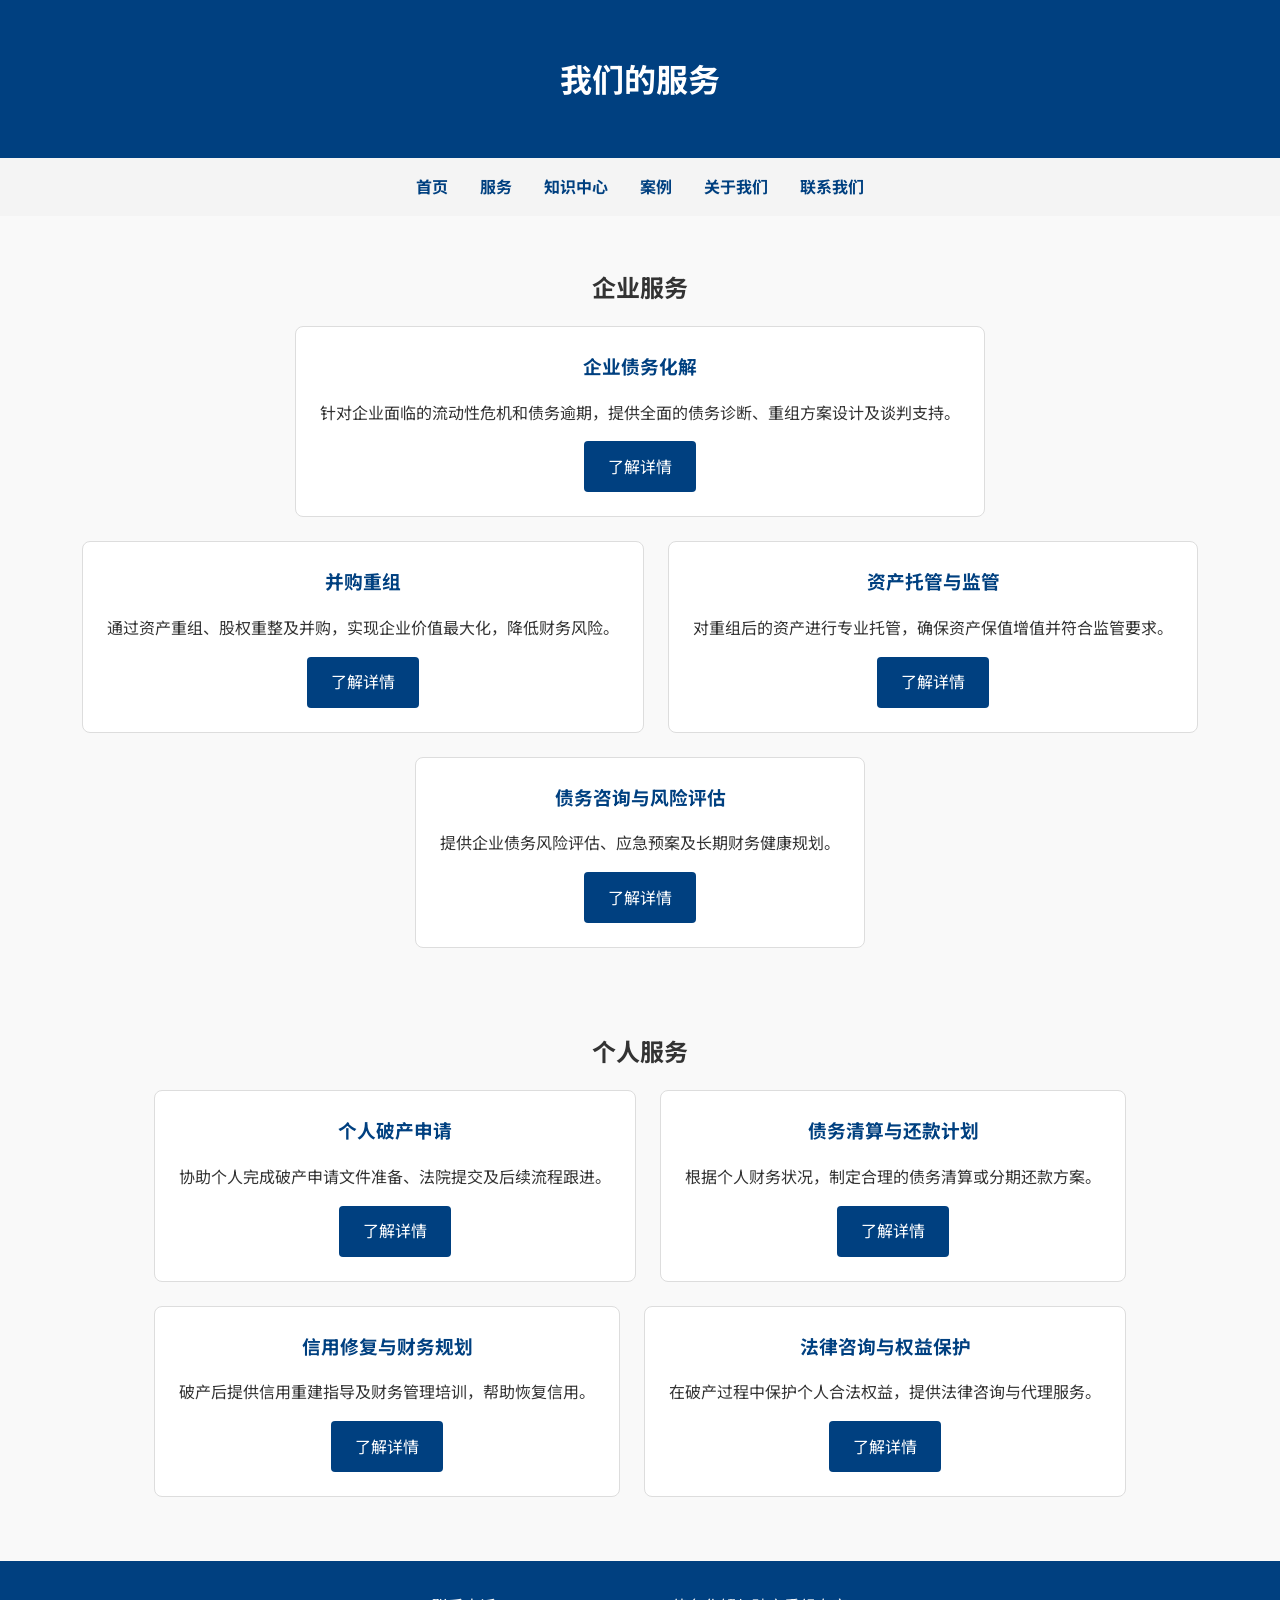
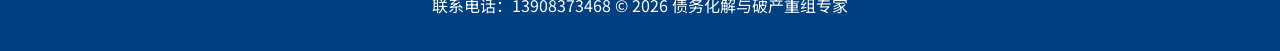
<file: services.html>
<!DOCTYPE html>
<html lang="zh-CN">
<head>
    <meta charset="UTF-8">
    <title>服务 - 债务化解与破产重组专家</title>
    <meta name="viewport" content="width=device-width, initial-scale=1">
    <link href="https://fonts.googleapis.com/css2?family=Noto+Sans+SC:wght@400;500;600&display=swap" rel="stylesheet">
    <link rel="stylesheet" href="/assets/css/style.css">
</head>
<body>
    <header>
        <h1>我们的服务</h1>
    </header>
    <nav>
        <a href="index.html">首页</a>
        <a href="services.html">服务</a>
        <a href="knowledge.html">知识中心</a>
        <a href="cases.html">案例</a>
        <a href="about.html">关于我们</a>
        <a href="contact.html">联系我们</a>
    </nav>
    <section class="section">
        <h2 style="text-align:center;">企业服务</h2>
        <div class="cards">
            <div class="card">
                <h3>企业债务化解</h3>
                <p>针对企业面临的流动性危机和债务逾期，提供全面的债务诊断、重组方案设计及谈判支持。</p>
                <a href="#" class="btn">了解详情</a>
            </div>
            <div class="card">
                <h3>并购重组</h3>
                <p>通过资产重组、股权重整及并购，实现企业价值最大化，降低财务风险。</p>
                <a href="#" class="btn">了解详情</a>
            </div>
            <div class="card">
                <h3>资产托管与监管</h3>
                <p>对重组后的资产进行专业托管，确保资产保值增值并符合监管要求。</p>
                <a href="#" class="btn">了解详情</a>
            </div>
            <div class="card">
                <h3>债务咨询与风险评估</h3>
                <p>提供企业债务风险评估、应急预案及长期财务健康规划。</p>
                <a href="#" class="btn">了解详情</a>
            </div>
        </div>
    </section>
    <section class="section">
        <h2 style="text-align:center;">个人服务</h2>
        <div class="cards">
            <div class="card">
                <h3>个人破产申请</h3>
                <p>协助个人完成破产申请文件准备、法院提交及后续流程跟进。</p>
                <a href="#" class="btn">了解详情</a>
            </div>
            <div class="card">
                <h3>债务清算与还款计划</h3>
                <p>根据个人财务状况，制定合理的债务清算或分期还款方案。</p>
                <a href="#" class="btn">了解详情</a>
            </div>
            <div class="card">
                <h3>信用修复与财务规划</h3>
                <p>破产后提供信用重建指导及财务管理培训，帮助恢复信用。</p>
                <a href="#" class="btn">了解详情</a>
            </div>
            <div class="card">
                <h3>法律咨询与权益保护</h3>
                <p>在破产过程中保护个人合法权益，提供法律咨询与代理服务。</p>
                <a href="#" class="btn">了解详情</a>
            </div>
        </div>
    </section>
    <footer>
        <p>联系电话：13908373468 &copy; 2026 债务化解与破产重组专家</p>
    </footer>
</body>
</html>
</file>
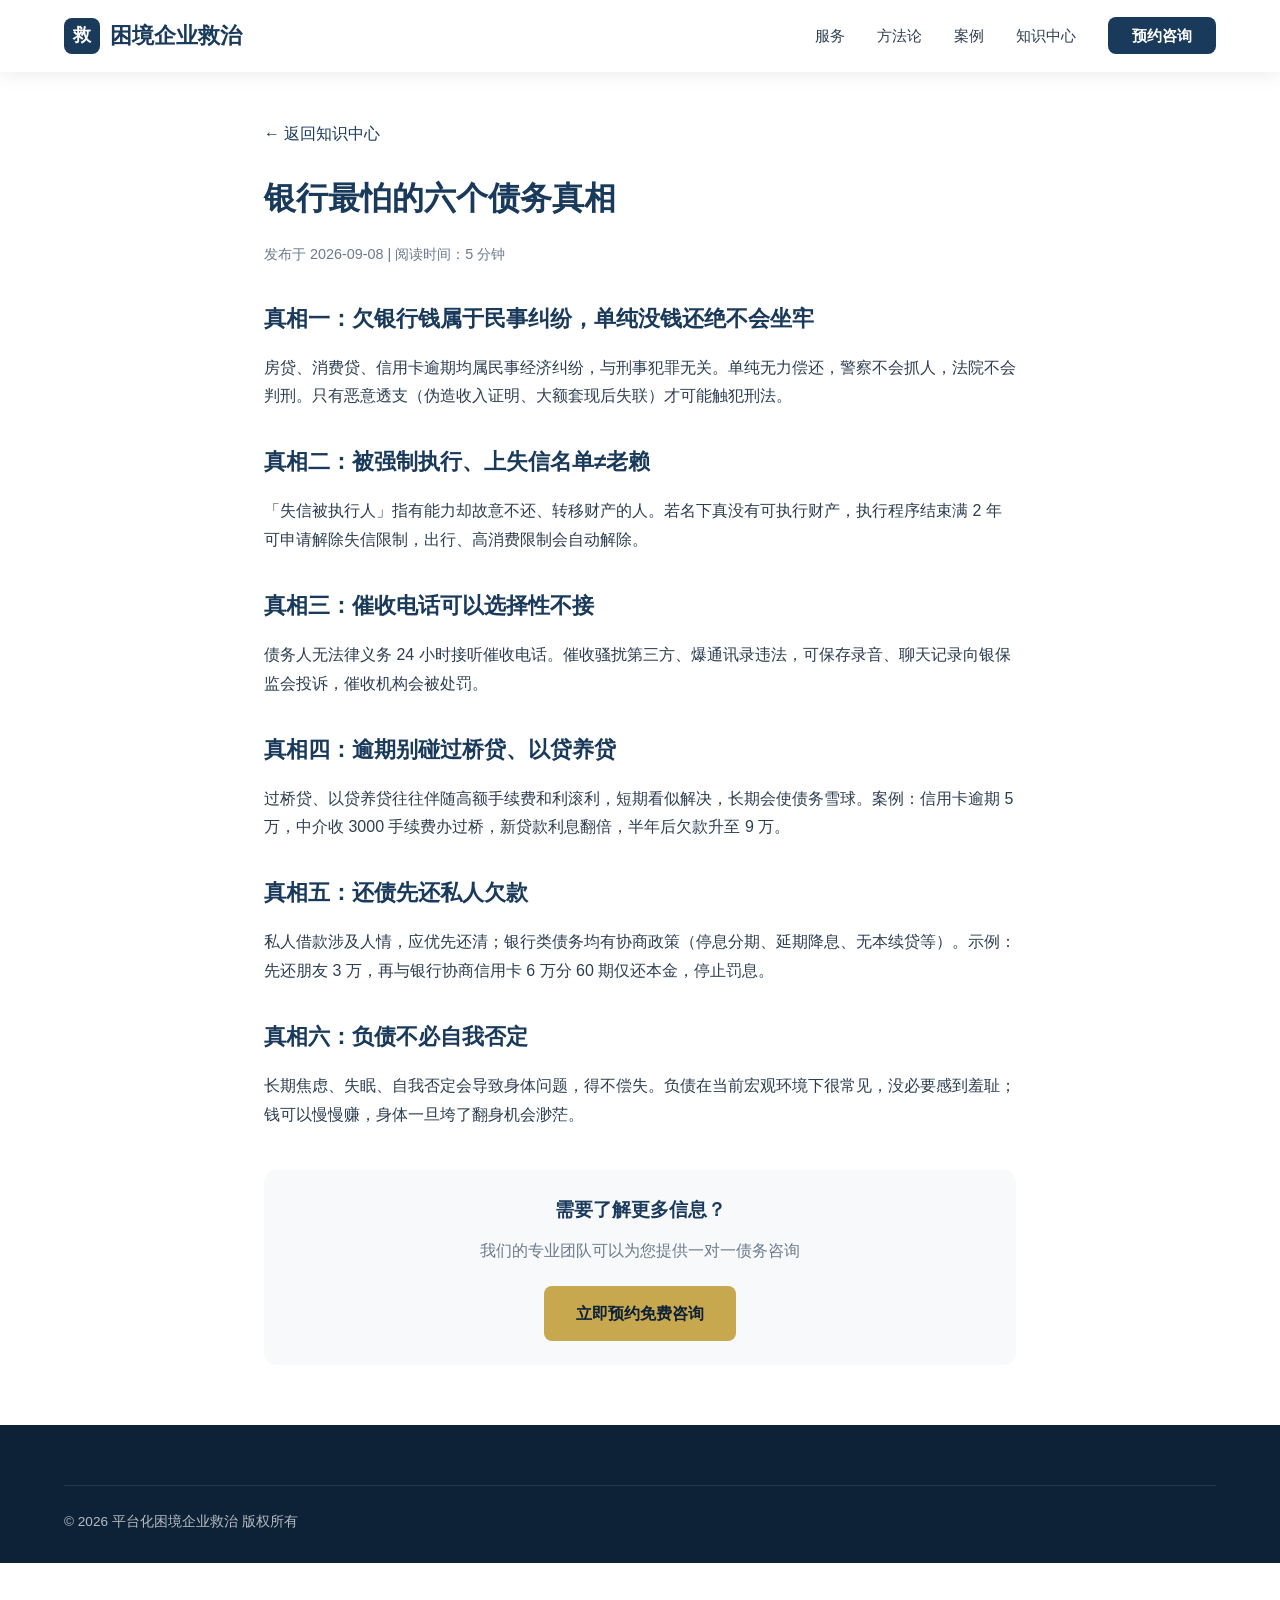
<file: articles/bank-truths.html>
﻿<!DOCTYPE html>
<html lang="zh-CN">
<head>
  <meta charset="UTF-8">
  <meta name="viewport" content="width=device-width, initial-scale=1.0">
  <title>银行最怕的六个债务真相 - 困境企业救治</title>
  <link rel="stylesheet" href="../css/style.css">
  <style>
    .article-content { max-width: 800px; margin: 0 auto; padding: 120px 24px 60px; }
    .article-content h1 { font-size: 2rem; margin-bottom: 16px; color: #1a3a5c; }
    .article-content .meta { color: #6b7b8d; margin-bottom: 32px; font-size: 0.9rem; }
    .article-content h2 { font-size: 1.4rem; margin: 32px 0 16px; color: #1a3a5c; }
    .article-content p { margin-bottom: 16px; line-height: 1.8; }
    .article-content ul { margin-bottom: 16px; padding-left: 24px; }
    .article-content li { margin-bottom: 8px; line-height: 1.6; }
    .back-link { display: inline-block; margin-bottom: 24px; color: #1a3a5c; }
    .cta-box { background: #f8f9fa; border-radius: 12px; padding: 24px; margin-top: 40px; text-align: center; }
    .cta-box h3 { margin-bottom: 12px; color: #1a3a5c; }
    .cta-box p { margin-bottom: 20px; color: #6b7b8d; }
  </style>
</head>
<body>
  <nav class="navbar">
    <div class="container">
      <a href="../index.html" class="logo"><div class="logo-icon">救</div>困境企业救治</a>
      <ul class="nav-links">
        <li><a href="../index.html#services">服务</a></li>
        <li><a href="../index.html#methodology">方法论</a></li>
        <li><a href="../index.html#cases">案例</a></li>
        <li><a href="../index.html#knowledge">知识中心</a></li>
        <li><a href="../index.html#contact" class="nav-cta">预约咨询</a></li>
      </ul>
      <button class="mobile-menu-btn"><span></span><span></span><span></span></button>
    </div>
  </nav>
  <div class="article-content">
    <a href="../index.html#knowledge" class="back-link">← 返回知识中心</a>
    <h1>银行最怕的六个债务真相</h1>
    <p class="meta">发布于 2026-09-08 | 阅读时间：5 分钟</p>
    
    <h2>真相一：欠银行钱属于民事纠纷，单纯没钱还绝不会坐牢</h2>
    <p>房贷、消费贷、信用卡逾期均属民事经济纠纷，与刑事犯罪无关。单纯无力偿还，警察不会抓人，法院不会判刑。只有恶意透支（伪造收入证明、大额套现后失联）才可能触犯刑法。</p>
    
    <h2>真相二：被强制执行、上失信名单≠老赖</h2>
    <p>「失信被执行人」指有能力却故意不还、转移财产的人。若名下真没有可执行财产，执行程序结束满 2 年可申请解除失信限制，出行、高消费限制会自动解除。</p>
    
    <h2>真相三：催收电话可以选择性不接</h2>
    <p>债务人无法律义务 24 小时接听催收电话。催收骚扰第三方、爆通讯录违法，可保存录音、聊天记录向银保监会投诉，催收机构会被处罚。</p>
    
    <h2>真相四：逾期别碰过桥贷、以贷养贷</h2>
    <p>过桥贷、以贷养贷往往伴随高额手续费和利滚利，短期看似解决，长期会使债务雪球。案例：信用卡逾期 5 万，中介收 3000 手续费办过桥，新贷款利息翻倍，半年后欠款升至 9 万。</p>
    
    <h2>真相五：还债先还私人欠款</h2>
    <p>私人借款涉及人情，应优先还清；银行类债务均有协商政策（停息分期、延期降息、无本续贷等）。示例：先还朋友 3 万，再与银行协商信用卡 6 万分 60 期仅还本金，停止罚息。</p>
    
    <h2>真相六：负债不必自我否定</h2>
    <p>长期焦虑、失眠、自我否定会导致身体问题，得不偿失。负债在当前宏观环境下很常见，没必要感到羞耻；钱可以慢慢赚，身体一旦垮了翻身机会渺茫。</p>
    
    <div class="cta-box">
      <h3>需要了解更多信息？</h3>
      <p>我们的专业团队可以为您提供一对一债务咨询</p>
      <a href="../index.html#contact" class="btn btn-primary">立即预约免费咨询</a>
    </div>
  </div>
  <footer class="footer">
    <div class="container">
      <div class="footer-bottom"><span>© 2026 平台化困境企业救治 版权所有</span></div>
    </div>
  </footer>
  <script src="../js/main.js"></script>
</body>
</html>
</file>
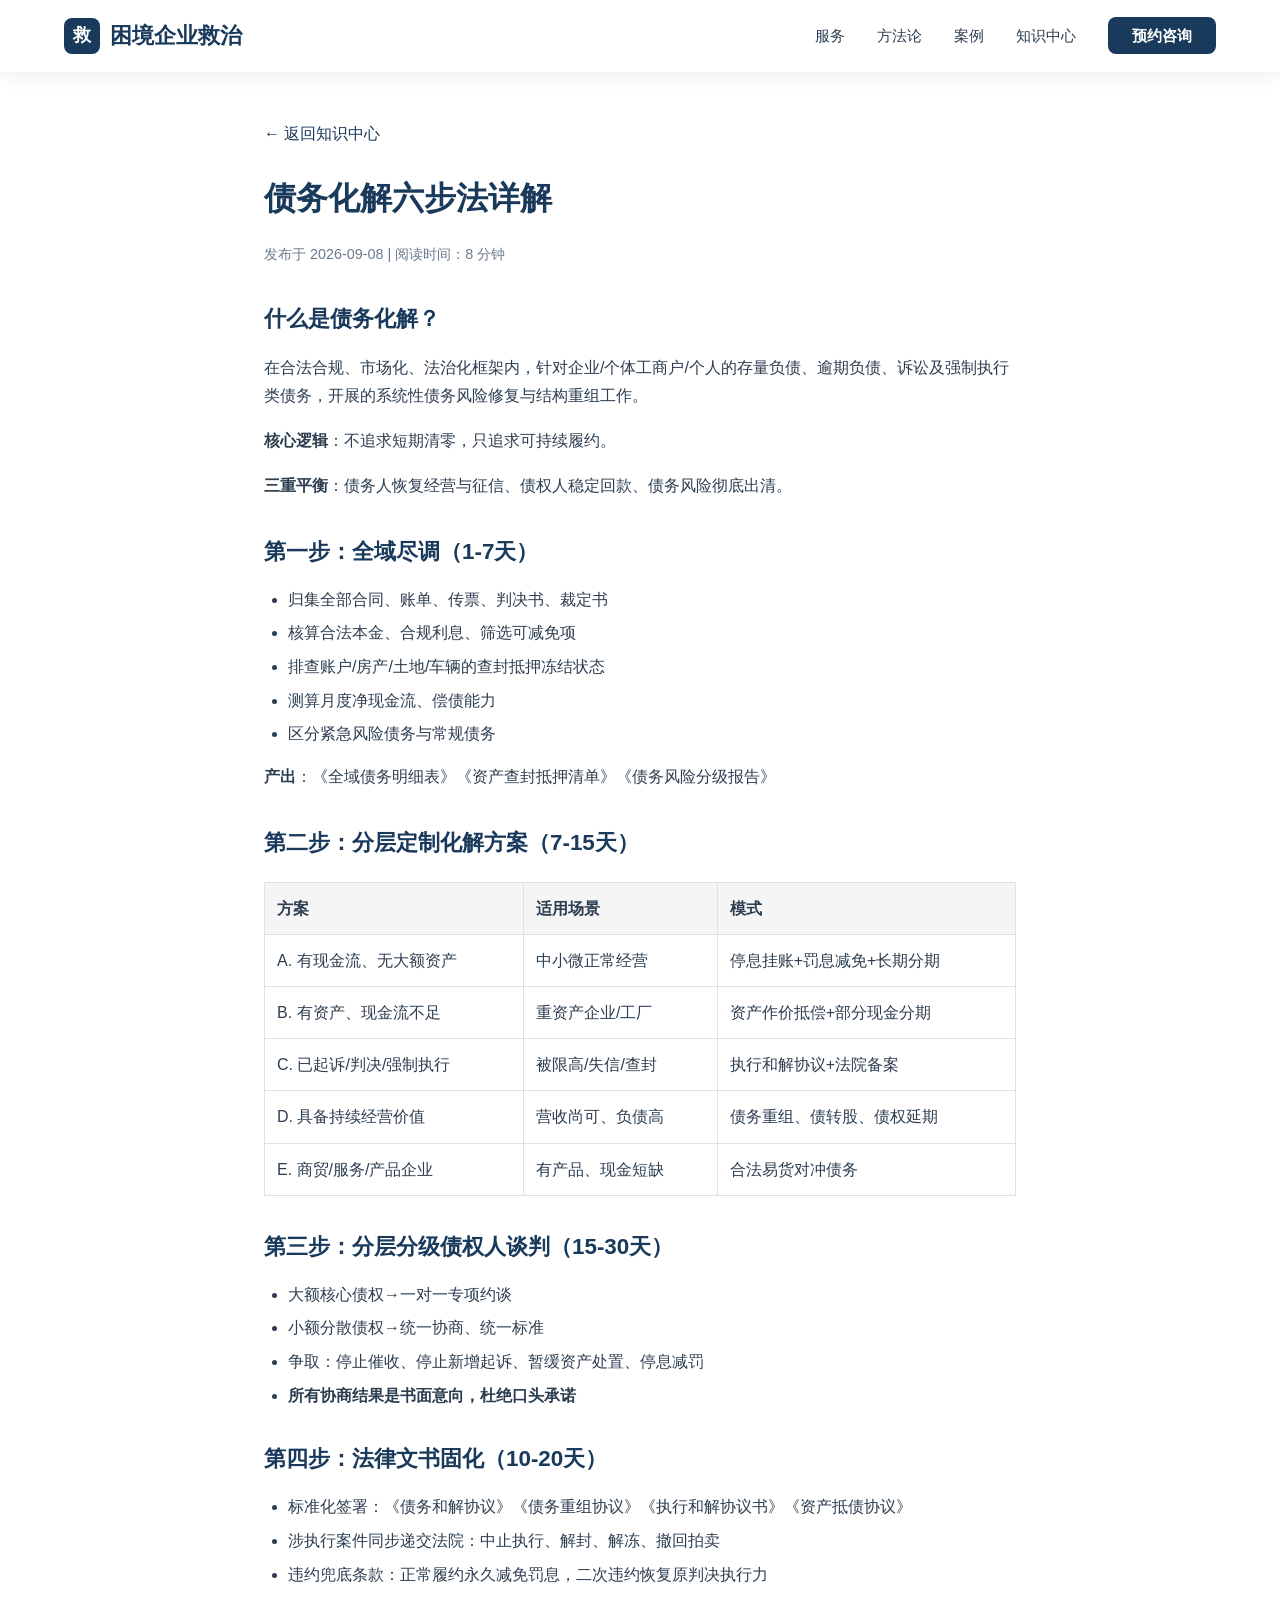
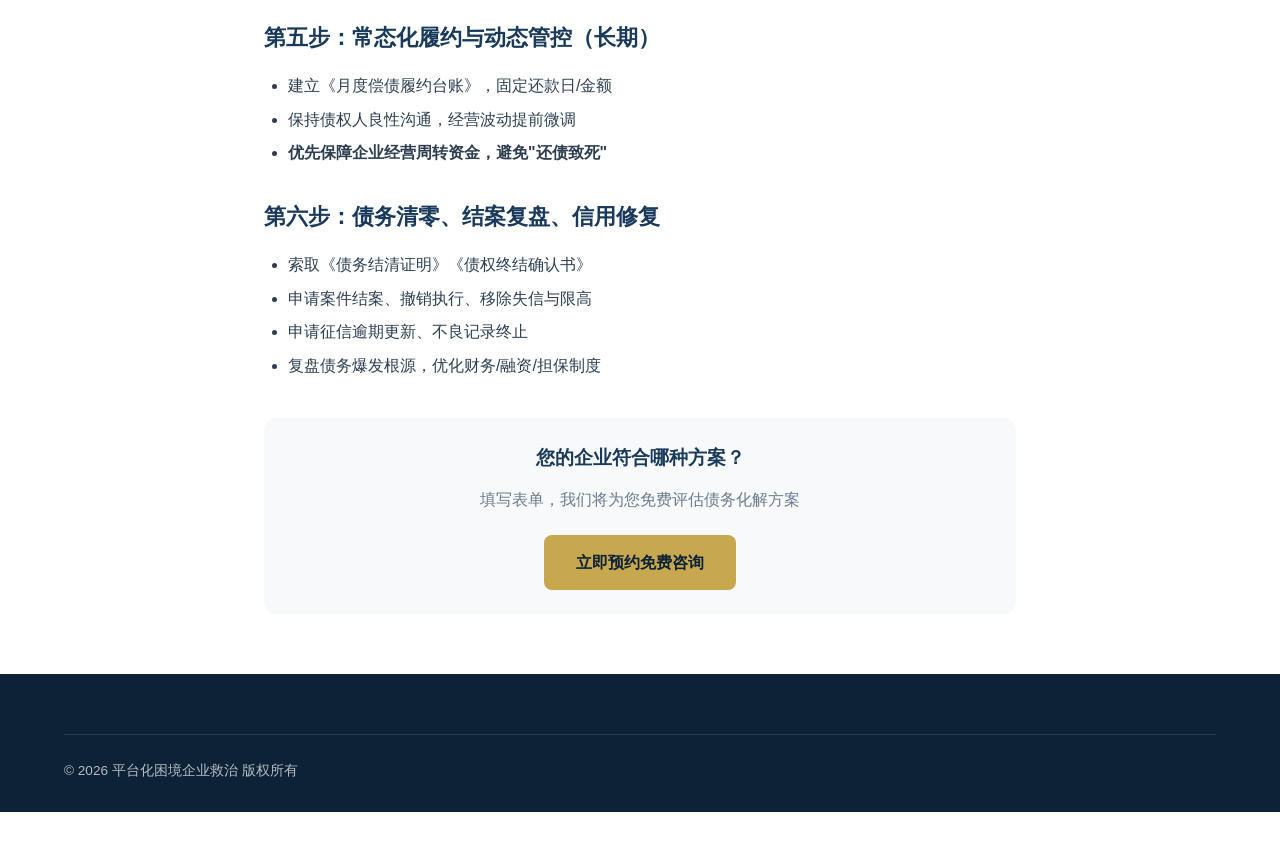
<file: articles/debt-resolution-steps.html>
﻿<!DOCTYPE html>
<html lang="zh-CN">
<head>
  <meta charset="UTF-8">
  <meta name="viewport" content="width=device-width, initial-scale=1.0">
  <title>债务化解六步法详解 - 困境企业救治</title>
  <link rel="stylesheet" href="../css/style.css">
  <style>
    .article-content { max-width: 800px; margin: 0 auto; padding: 120px 24px 60px; }
    .article-content h1 { font-size: 2rem; margin-bottom: 16px; color: #1a3a5c; }
    .article-content .meta { color: #6b7b8d; margin-bottom: 32px; font-size: 0.9rem; }
    .article-content h2 { font-size: 1.4rem; margin: 32px 0 16px; color: #1a3a5c; }
    .article-content p { margin-bottom: 16px; line-height: 1.8; }
    .article-content ul { margin-bottom: 16px; padding-left: 24px; }
    .article-content li { margin-bottom: 8px; line-height: 1.6; }
    .article-content table { width: 100%; border-collapse: collapse; margin: 20px 0; }
    .article-content th, .article-content td { border: 1px solid #e0e0e0; padding: 12px; text-align: left; }
    .article-content th { background: #f5f5f5; }
    .back-link { display: inline-block; margin-bottom: 24px; color: #1a3a5c; }
    .cta-box { background: #f8f9fa; border-radius: 12px; padding: 24px; margin-top: 40px; text-align: center; }
    .cta-box h3 { margin-bottom: 12px; color: #1a3a5c; }
    .cta-box p { margin-bottom: 20px; color: #6b7b8d; }
  </style>
</head>
<body>
  <nav class="navbar">
    <div class="container">
      <a href="../index.html" class="logo"><div class="logo-icon">救</div>困境企业救治</a>
      <ul class="nav-links">
        <li><a href="../index.html#services">服务</a></li>
        <li><a href="../index.html#methodology">方法论</a></li>
        <li><a href="../index.html#cases">案例</a></li>
        <li><a href="../index.html#knowledge">知识中心</a></li>
        <li><a href="../index.html#contact" class="nav-cta">预约咨询</a></li>
      </ul>
      <button class="mobile-menu-btn"><span></span><span></span><span></span></button>
    </div>
  </nav>
  <div class="article-content">
    <a href="../index.html#knowledge" class="back-link">← 返回知识中心</a>
    <h1>债务化解六步法详解</h1>
    <p class="meta">发布于 2026-09-08 | 阅读时间：8 分钟</p>
    
    <h2>什么是债务化解？</h2>
    <p>在合法合规、市场化、法治化框架内，针对企业/个体工商户/个人的存量负债、逾期负债、诉讼及强制执行类债务，开展的系统性债务风险修复与结构重组工作。</p>
    <p><strong>核心逻辑</strong>：不追求短期清零，只追求可持续履约。</p>
    <p><strong>三重平衡</strong>：债务人恢复经营与征信、债权人稳定回款、债务风险彻底出清。</p>
    
    <h2>第一步：全域尽调（1-7天）</h2>
    <ul>
      <li>归集全部合同、账单、传票、判决书、裁定书</li>
      <li>核算合法本金、合规利息、筛选可减免项</li>
      <li>排查账户/房产/土地/车辆的查封抵押冻结状态</li>
      <li>测算月度净现金流、偿债能力</li>
      <li>区分紧急风险债务与常规债务</li>
    </ul>
    <p><strong>产出</strong>：《全域债务明细表》《资产查封抵押清单》《债务风险分级报告》</p>
    
    <h2>第二步：分层定制化解方案（7-15天）</h2>
    <table>
      <tr><th>方案</th><th>适用场景</th><th>模式</th></tr>
      <tr><td>A. 有现金流、无大额资产</td><td>中小微正常经营</td><td>停息挂账+罚息减免+长期分期</td></tr>
      <tr><td>B. 有资产、现金流不足</td><td>重资产企业/工厂</td><td>资产作价抵偿+部分现金分期</td></tr>
      <tr><td>C. 已起诉/判决/强制执行</td><td>被限高/失信/查封</td><td>执行和解协议+法院备案</td></tr>
      <tr><td>D. 具备持续经营价值</td><td>营收尚可、负债高</td><td>债务重组、债转股、债权延期</td></tr>
      <tr><td>E. 商贸/服务/产品企业</td><td>有产品、现金短缺</td><td>合法易货对冲债务</td></tr>
    </table>
    
    <h2>第三步：分层分级债权人谈判（15-30天）</h2>
    <ul>
      <li>大额核心债权→一对一专项约谈</li>
      <li>小额分散债权→统一协商、统一标准</li>
      <li>争取：停止催收、停止新增起诉、暂缓资产处置、停息减罚</li>
      <li><strong>所有协商结果是书面意向，杜绝口头承诺</strong></li>
    </ul>
    
    <h2>第四步：法律文书固化（10-20天）</h2>
    <ul>
      <li>标准化签署：《债务和解协议》《债务重组协议》《执行和解协议书》《资产抵债协议》</li>
      <li>涉执行案件同步递交法院：中止执行、解封、解冻、撤回拍卖</li>
      <li>违约兜底条款：正常履约永久减免罚息，二次违约恢复原判决执行力</li>
    </ul>
    
    <h2>第五步：常态化履约与动态管控（长期）</h2>
    <ul>
      <li>建立《月度偿债履约台账》，固定还款日/金额</li>
      <li>保持债权人良性沟通，经营波动提前微调</li>
      <li><strong>优先保障企业经营周转资金，避免"还债致死"</strong></li>
    </ul>
    
    <h2>第六步：债务清零、结案复盘、信用修复</h2>
    <ul>
      <li>索取《债务结清证明》《债权终结确认书》</li>
      <li>申请案件结案、撤销执行、移除失信与限高</li>
      <li>申请征信逾期更新、不良记录终止</li>
      <li>复盘债务爆发根源，优化财务/融资/担保制度</li>
    </ul>
    
    <div class="cta-box">
      <h3>您的企业符合哪种方案？</h3>
      <p>填写表单，我们将为您免费评估债务化解方案</p>
      <a href="../index.html#contact" class="btn btn-primary">立即预约免费咨询</a>
    </div>
  </div>
  <footer class="footer">
    <div class="container">
      <div class="footer-bottom"><span>© 2026 平台化困境企业救治 版权所有</span></div>
    </div>
  </footer>
  <script src="../js/main.js"></script>
</body>
</html>
</file>
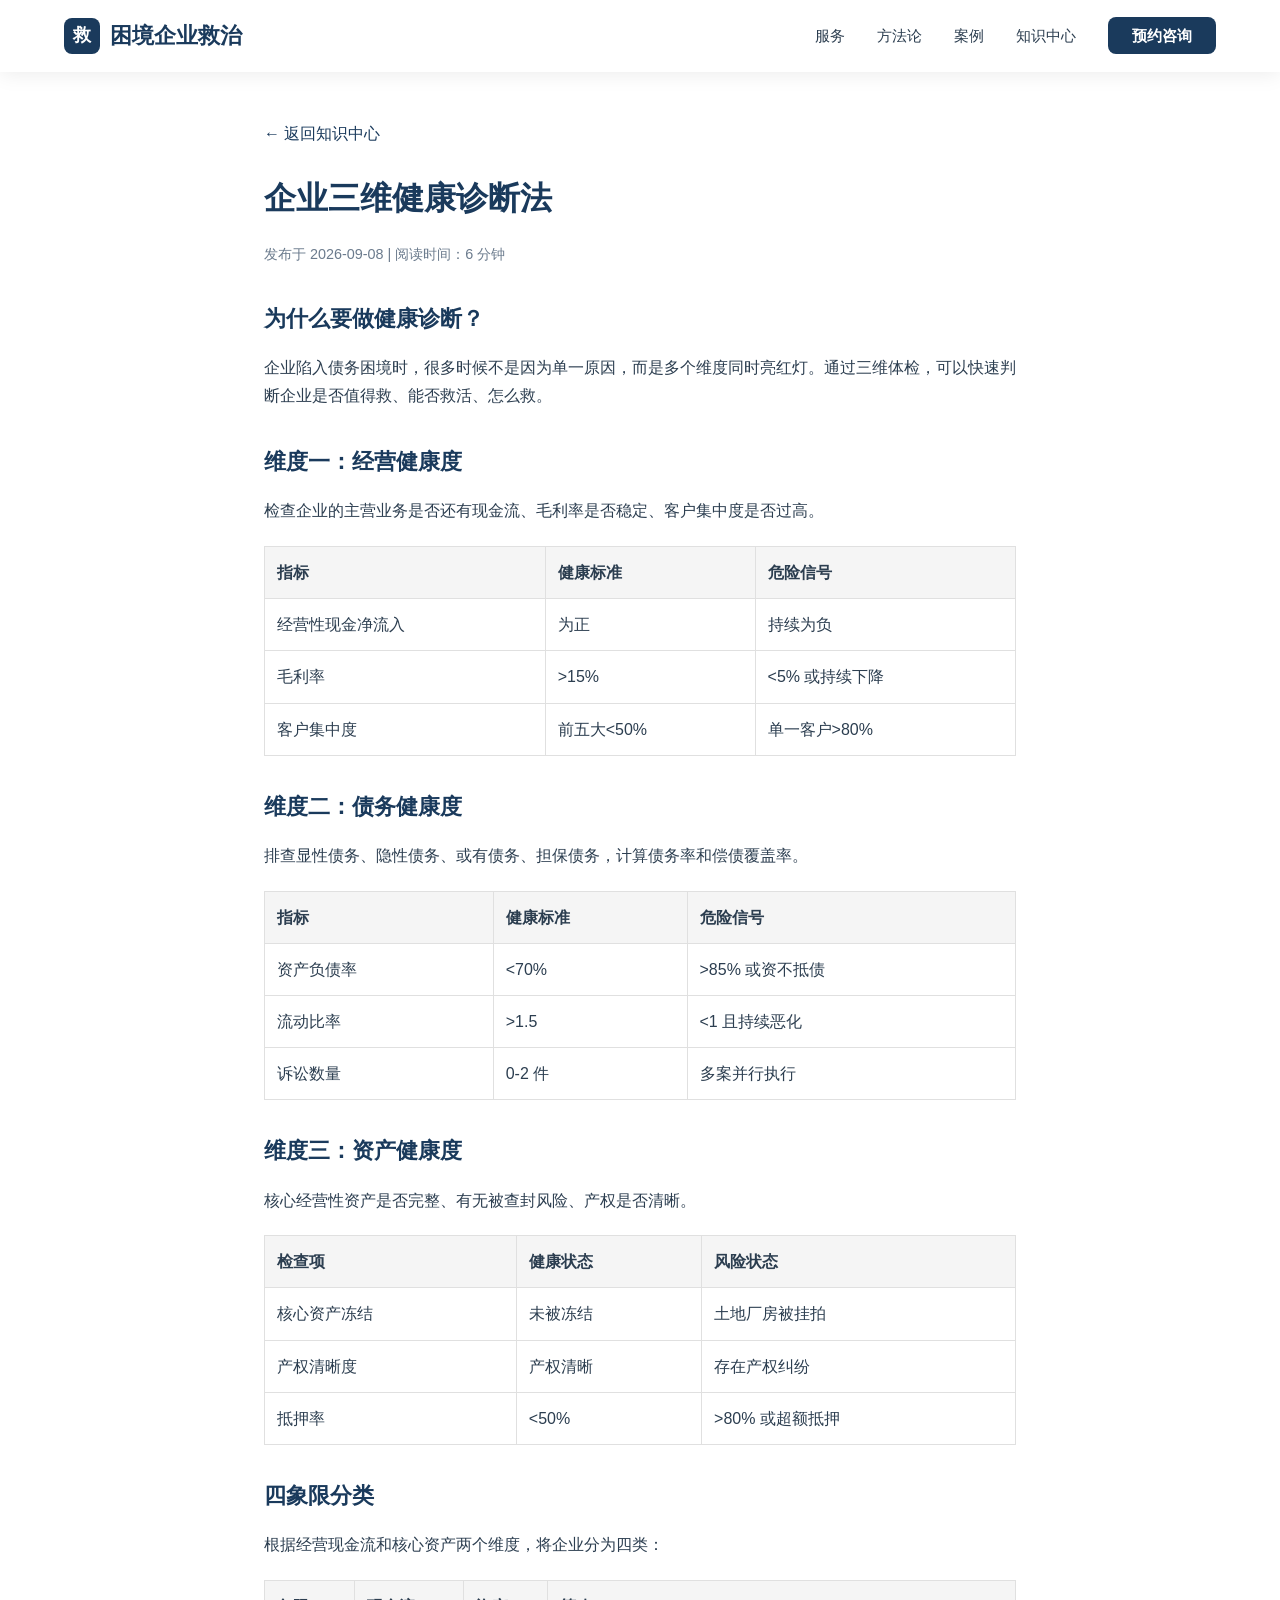
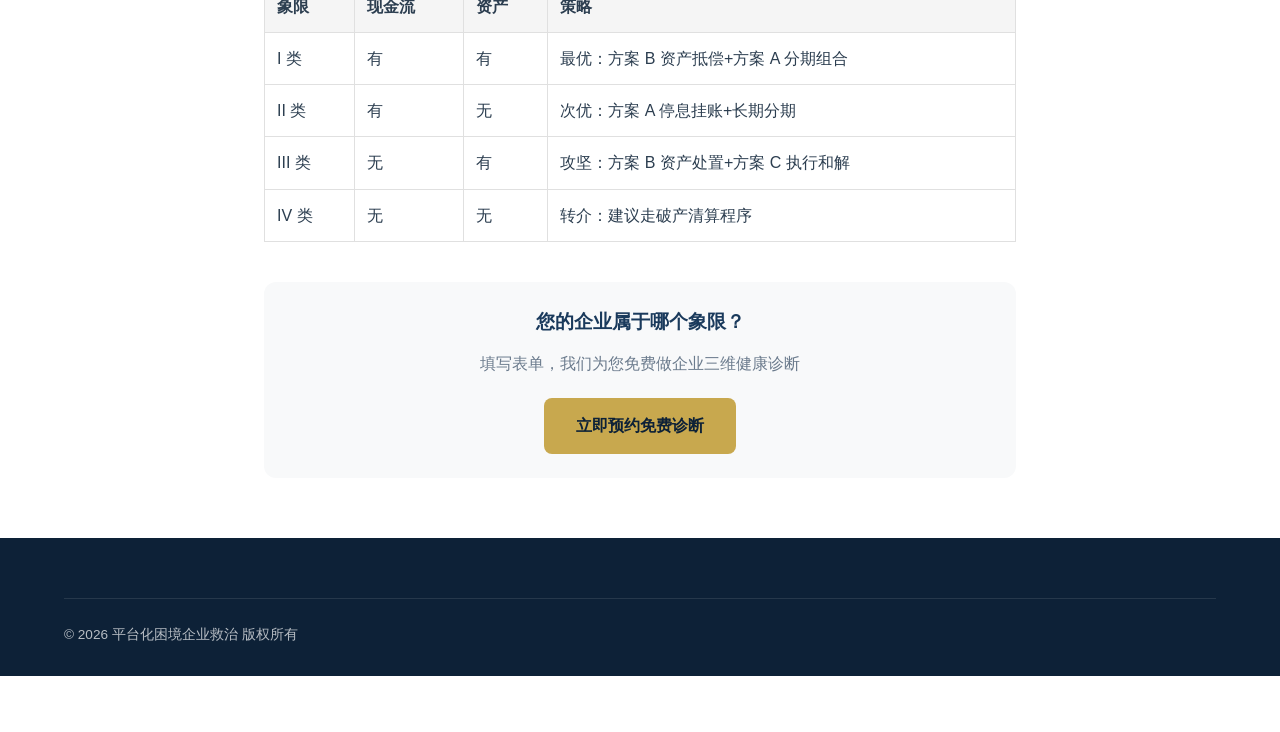
<file: articles/health-diagnosis.html>
﻿<!DOCTYPE html>
<html lang="zh-CN">
<head>
  <meta charset="UTF-8">
  <meta name="viewport" content="width=device-width, initial-scale=1.0">
  <title>企业三维健康诊断法 - 困境企业救治</title>
  <link rel="stylesheet" href="../css/style.css">
  <style>
    .article-content { max-width: 800px; margin: 0 auto; padding: 120px 24px 60px; }
    .article-content h1 { font-size: 2rem; margin-bottom: 16px; color: #1a3a5c; }
    .article-content .meta { color: #6b7b8d; margin-bottom: 32px; font-size: 0.9rem; }
    .article-content h2 { font-size: 1.4rem; margin: 32px 0 16px; color: #1a3a5c; }
    .article-content p { margin-bottom: 16px; line-height: 1.8; }
    .article-content table { width: 100%; border-collapse: collapse; margin: 20px 0; }
    .article-content th, .article-content td { border: 1px solid #e0e0e0; padding: 12px; text-align: left; }
    .article-content th { background: #f5f5f5; }
    .back-link { display: inline-block; margin-bottom: 24px; color: #1a3a5c; }
    .cta-box { background: #f8f9fa; border-radius: 12px; padding: 24px; margin-top: 40px; text-align: center; }
    .cta-box h3 { margin-bottom: 12px; color: #1a3a5c; }
    .cta-box p { margin-bottom: 20px; color: #6b7b8d; }
  </style>
</head>
<body>
  <nav class="navbar">
    <div class="container">
      <a href="../index.html" class="logo"><div class="logo-icon">救</div>困境企业救治</a>
      <ul class="nav-links">
        <li><a href="../index.html#services">服务</a></li>
        <li><a href="../index.html#methodology">方法论</a></li>
        <li><a href="../index.html#cases">案例</a></li>
        <li><a href="../index.html#knowledge">知识中心</a></li>
        <li><a href="../index.html#contact" class="nav-cta">预约咨询</a></li>
      </ul>
      <button class="mobile-menu-btn"><span></span><span></span><span></span></button>
    </div>
  </nav>
  <div class="article-content">
    <a href="../index.html#knowledge" class="back-link">← 返回知识中心</a>
    <h1>企业三维健康诊断法</h1>
    <p class="meta">发布于 2026-09-08 | 阅读时间：6 分钟</p>
    
    <h2>为什么要做健康诊断？</h2>
    <p>企业陷入债务困境时，很多时候不是因为单一原因，而是多个维度同时亮红灯。通过三维体检，可以快速判断企业是否值得救、能否救活、怎么救。</p>
    
    <h2>维度一：经营健康度</h2>
    <p>检查企业的主营业务是否还有现金流、毛利率是否稳定、客户集中度是否过高。</p>
    <table>
      <tr><th>指标</th><th>健康标准</th><th>危险信号</th></tr>
      <tr><td>经营性现金净流入</td><td>为正</td><td>持续为负</td></tr>
      <tr><td>毛利率</td><td>>15%</td><td><5% 或持续下降</td></tr>
      <tr><td>客户集中度</td><td>前五大<50%</td><td>单一客户>80%</td></tr>
    </table>
    
    <h2>维度二：债务健康度</h2>
    <p>排查显性债务、隐性债务、或有债务、担保债务，计算债务率和偿债覆盖率。</p>
    <table>
      <tr><th>指标</th><th>健康标准</th><th>危险信号</th></tr>
      <tr><td>资产负债率</td><td><70%</td><td>>85% 或资不抵债</td></tr>
      <tr><td>流动比率</td><td>>1.5</td><td><1 且持续恶化</td></tr>
      <tr><td>诉讼数量</td><td>0-2 件</td><td>多案并行执行</td></tr>
    </table>
    
    <h2>维度三：资产健康度</h2>
    <p>核心经营性资产是否完整、有无被查封风险、产权是否清晰。</p>
    <table>
      <tr><th>检查项</th><th>健康状态</th><th>风险状态</th></tr>
      <tr><td>核心资产冻结</td><td>未被冻结</td><td>土地厂房被挂拍</td></tr>
      <tr><td>产权清晰度</td><td>产权清晰</td><td>存在产权纠纷</td></tr>
      <tr><td>抵押率</td><td><50%</td><td>>80% 或超额抵押</td></tr>
    </table>
    
    <h2>四象限分类</h2>
    <p>根据经营现金流和核心资产两个维度，将企业分为四类：</p>
    <table>
      <tr><th>象限</th><th>现金流</th><th>资产</th><th>策略</th></tr>
      <tr><td>I 类</td><td>有</td><td>有</td><td>最优：方案 B 资产抵偿+方案 A 分期组合</td></tr>
      <tr><td>II 类</td><td>有</td><td>无</td><td>次优：方案 A 停息挂账+长期分期</td></tr>
      <tr><td>III 类</td><td>无</td><td>有</td><td>攻坚：方案 B 资产处置+方案 C 执行和解</td></tr>
      <tr><td>IV 类</td><td>无</td><td>无</td><td>转介：建议走破产清算程序</td></tr>
    </table>
    
    <div class="cta-box">
      <h3>您的企业属于哪个象限？</h3>
      <p>填写表单，我们为您免费做企业三维健康诊断</p>
      <a href="../index.html#contact" class="btn btn-primary">立即预约免费诊断</a>
    </div>
  </div>
  <footer class="footer">
    <div class="container">
      <div class="footer-bottom"><span>© 2026 平台化困境企业救治 版权所有</span></div>
    </div>
  </footer>
  <script src="../js/main.js"></script>
</body>
</html>
</file>
<file: css/style.css>
/* 平台化困境企业救治 - 网站样式 */
:root { --primary: #1a3a5c; --primary-light: #2a5a8c; --primary-dark: #0d2137; --accent: #c8a84e; --accent-light: #e0c060; --text: #2c3e50; --text-light: #6b7b8d; --bg: #ffffff; --bg-light: #f8f9fa; --bg-dark: #f0f2f5; --radius: 8px; --shadow: 0 4px 20px rgba(26,58,92,0.1); --shadow-lg: 0 8px 40px rgba(26,58,92,0.15); --transition: all 0.3s ease; }
* { margin: 0; padding: 0; box-sizing: border-box; }
html { scroll-behavior: smooth; font-size: 16px; }
body { font-family: -apple-system, BlinkMacSystemFont, Segoe UI, PingFang SC, Hiragino Sans GB, Microsoft YaHei, sans-serif; color: var(--text); line-height: 1.7; background: var(--bg); }
a { color: var(--primary); text-decoration: none; transition: var(--transition); }
a:hover { color: var(--accent); }
img { max-width: 100%; height: auto; }
.container { max-width: 1200px; margin: 0 auto; padding: 0 24px; }
.navbar { position: fixed; top: 0; left: 0; right: 0; z-index: 1000; background: rgba(255,255,255,0.98); backdrop-filter: blur(10px); box-shadow: 0 2px 20px rgba(0,0,0,0.08); transition: var(--transition); }
.navbar.scrolled { box-shadow: 0 2px 30px rgba(0,0,0,0.12); }
.navbar .container { display: flex; align-items: center; justify-content: space-between; height: 72px; }
.navbar .logo { font-size: 1.4rem; font-weight: 700; color: var(--primary); display: flex; align-items: center; gap: 10px; }
.navbar .logo-icon { width: 36px; height: 36px; background: var(--primary); border-radius: 8px; display: flex; align-items: center; justify-content: center; color: white; font-size: 1.1rem; }
.navbar .logo span { color: var(--accent); }
.nav-links { display: flex; align-items: center; gap: 32px; list-style: none; }
.nav-links a { color: var(--text); font-size: 0.95rem; font-weight: 500; position: relative; padding: 4px 0; }
.nav-links a::after { content: ''; position: absolute; bottom: -2px; left: 0; width: 0; height: 2px; background: var(--accent); transition: width 0.3s ease; }
.nav-links a:hover::after, .nav-links a.active::after { width: 100%; }
.nav-links a:hover { color: var(--primary); }
.nav-cta { background: var(--primary) !important; color: white !important; padding: 10px 24px !important; border-radius: var(--radius) !important; font-weight: 600 !important; }
.nav-cta:hover { background: var(--primary-light) !important; color: white !important; transform: translateY(-1px); }
.nav-cta::after { display: none !important; }
.mobile-menu-btn { display: none; flex-direction: column; gap: 5px; cursor: pointer; padding: 8px; background: none; border: none; }
.mobile-menu-btn span { width: 24px; height: 2px; background: var(--primary); transition: var(--transition); }
.hero { padding: 140px 0 100px; background: linear-gradient(135deg, var(--primary-dark) 0%, var(--primary) 50%, var(--primary-light) 100%); color: white; position: relative; overflow: hidden; }
.hero .container { position: relative; z-index: 1; display: grid; grid-template-columns: 1fr 1fr; gap: 60px; align-items: center; }
.hero-content h1 { font-size: 3rem; font-weight: 800; line-height: 1.2; margin-bottom: 20px; }
.hero-content h1 span { color: var(--accent); }
.hero-content .subtitle { font-size: 1.25rem; color: rgba(255,255,255,0.85); margin-bottom: 36px; line-height: 1.6; }
.hero-buttons { display: flex; gap: 16px; flex-wrap: wrap; }
.btn { display: inline-flex; align-items: center; gap: 8px; padding: 14px 32px; border-radius: var(--radius); font-size: 1rem; font-weight: 600; cursor: pointer; transition: var(--transition); border: none; text-decoration: none; }
.btn-primary { background: var(--accent); color: var(--primary-dark); }
.btn-primary:hover { background: var(--accent-light); color: var(--primary-dark); transform: translateY(-2px); box-shadow: 0 8px 25px rgba(200,168,78,0.4); }
.btn-outline { background: transparent; color: white; border: 2px solid rgba(255,255,255,0.4); }
.btn-outline:hover { border-color: white; background: rgba(255,255,255,0.1); color: white; }
.hero-visual { display: flex; justify-content: center; align-items: center; }
.hero-stats { display: grid; grid-template-columns: repeat(2, 1fr); gap: 20px; }
.stat-card { background: rgba(255,255,255,0.1); backdrop-filter: blur(10px); border: 1px solid rgba(255,255,255,0.15); border-radius: 12px; padding: 24px; text-align: center; transition: var(--transition); }
.stat-card:hover { background: rgba(255,255,255,0.15); transform: translateY(-4px); }
.stat-card .number { font-size: 2.2rem; font-weight: 800; color: var(--accent); display: block; }
.stat-card .label { font-size: 0.9rem; color: rgba(255,255,255,0.8); margin-top: 4px; }
.trust-bar { background: var(--bg-light); padding: 40px 0; border-bottom: 1px solid var(--bg-dark); }
.trust-bar .container { display: flex; align-items: center; justify-content: center; gap: 60px; flex-wrap: wrap; }
.trust-item { display: flex; align-items: center; gap: 12px; color: var(--text-light); font-size: 0.95rem; }
.section { padding: 80px 0; }
.section-header { text-align: center; margin-bottom: 60px; }
.section-header .tag { display: inline-block; background: rgba(26,58,92,0.08); color: var(--primary); padding: 6px 16px; border-radius: 20px; font-size: 0.85rem; font-weight: 600; margin-bottom: 16px; }
.section-header h2 { font-size: 2.2rem; font-weight: 800; color: var(--primary-dark); margin-bottom: 16px; }
.section-header p { font-size: 1.1rem; color: var(--text-light); max-width: 600px; margin: 0 auto; }
.services-grid { display: grid; grid-template-columns: repeat(4, 1fr); gap: 24px; }
.service-card { background: var(--bg); border: 1px solid var(--bg-dark); border-radius: 12px; padding: 32px 24px; text-align: center; transition: var(--transition); cursor: pointer; }
.service-card:hover { border-color: var(--accent); box-shadow: var(--shadow-lg); transform: translateY(-4px); }
.service-icon { width: 64px; height: 64px; background: linear-gradient(135deg, var(--primary) 0%, var(--primary-light) 100%); border-radius: 16px; display: flex; align-items: center; justify-content: center; margin: 0 auto 20px; font-size: 1.8rem; }
.service-card h3 { font-size: 1.15rem; font-weight: 700; color: var(--primary-dark); margin-bottom: 12px; }
.service-card p { font-size: 0.9rem; color: var(--text-light); line-height: 1.6; }
.methodology { background: var(--bg-light); }
.methodology-steps { display: grid; grid-template-columns: repeat(3, 1fr); gap: 30px; }
.step-card { background: var(--bg); border-radius: 12px; padding: 32px; position: relative; border: 1px solid var(--bg-dark); }
.step-number { position: absolute; top: -16px; left: 24px; background: var(--accent); color: var(--primary-dark); width: 36px; height: 36px; border-radius: 50%; display: flex; align-items: center; justify-content: center; font-weight: 800; font-size: 1rem; }
.step-card h3 { font-size: 1.1rem; font-weight: 700; color: var(--primary-dark); margin-bottom: 12px; margin-top: 8px; }
.step-card p { font-size: 0.9rem; color: var(--text-light); line-height: 1.6; }
.step-card .time-badge { display: inline-block; background: rgba(26,58,92,0.06); color: var(--primary); padding: 4px 12px; border-radius: 12px; font-size: 0.8rem; font-weight: 600; margin-top: 16px; }
.cases-grid { display: grid; grid-template-columns: repeat(2, 1fr); gap: 24px; }
.case-card { background: var(--bg); border: 1px solid var(--bg-dark); border-radius: 12px; overflow: hidden; transition: var(--transition); }
.case-card:hover { box-shadow: var(--shadow-lg); transform: translateY(-2px); }
.case-header { background: var(--primary); color: white; padding: 20px 24px; display: flex; align-items: center; justify-content: space-between; }
.case-header h3 { font-size: 1.1rem; font-weight: 700; }
.case-badge { background: var(--accent); color: var(--primary-dark); padding: 4px 12px; border-radius: 12px; font-size: 0.75rem; font-weight: 700; }
.case-body { padding: 24px; }
.case-body p { font-size: 0.9rem; color: var(--text-light); margin-bottom: 16px; line-height: 1.6; }
.case-meta { display: flex; gap: 20px; flex-wrap: wrap; }
.case-meta-item { font-size: 0.85rem; color: var(--text); }
.case-meta-item strong { color: var(--primary); }
.contact-section { background: linear-gradient(135deg, var(--primary-dark) 0%, var(--primary) 100%); color: white; }
.contact-grid { display: grid; grid-template-columns: 1fr 1fr; gap: 60px; align-items: start; }
.contact-info h2 { font-size: 2rem; font-weight: 800; margin-bottom: 20px; }
.contact-info p { color: rgba(255,255,255,0.8); margin-bottom: 32px; font-size: 1.05rem; }
.contact-features { list-style: none; }
.contact-features li { display: flex; align-items: center; gap: 12px; padding: 12px 0; color: rgba(255,255,255,0.9); }
.contact-form { background: white; border-radius: 16px; padding: 40px; color: var(--text); }
.contact-form h3 { font-size: 1.4rem; font-weight: 700; color: var(--primary-dark); margin-bottom: 8px; }
.contact-form .form-subtitle { color: var(--text-light); margin-bottom: 24px; font-size: 0.95rem; }
.form-group { margin-bottom: 20px; }
.form-group label { display: block; font-size: 0.9rem; font-weight: 600; color: var(--text); margin-bottom: 6px; }
.form-group input, .form-group select, .form-group textarea { width: 100%; padding: 12px 16px; border: 1px solid var(--bg-dark); border-radius: var(--radius); font-size: 1rem; font-family: inherit; color: var(--text); transition: var(--transition); background: var(--bg); }
.form-group input:focus, .form-group select:focus, .form-group textarea:focus { outline: none; border-color: var(--primary); box-shadow: 0 0 0 3px rgba(26,58,92,0.1); }
.form-group textarea { resize: vertical; min-height: 100px; }
.form-row { display: grid; grid-template-columns: 1fr 1fr; gap: 16px; }
.btn-submit { width: 100%; padding: 16px; background: var(--primary); color: white; border: none; border-radius: var(--radius); font-size: 1rem; font-weight: 700; cursor: pointer; transition: var(--transition); }
.btn-submit:hover { background: var(--primary-light); transform: translateY(-2px); box-shadow: var(--shadow); }
.form-note { text-align: center; font-size: 0.85rem; color: var(--text-light); margin-top: 16px; }
.knowledge-grid { display: grid; grid-template-columns: repeat(3, 1fr); gap: 24px; }
.knowledge-card { background: var(--bg); border: 1px solid var(--bg-dark); border-radius: 12px; padding: 28px; transition: var(--transition); }
.knowledge-card:hover { border-color: var(--accent); box-shadow: var(--shadow); }
.knowledge-card .card-tag { display: inline-block; background: rgba(26,58,92,0.08); color: var(--primary); padding: 4px 12px; border-radius: 12px; font-size: 0.75rem; font-weight: 600; margin-bottom: 12px; }
.knowledge-card h3 { font-size: 1.1rem; font-weight: 700; color: var(--primary-dark); margin-bottom: 12px; line-height: 1.4; }
.knowledge-card p { font-size: 0.9rem; color: var(--text-light); line-height: 1.6; margin-bottom: 16px; }
.knowledge-card .read-more { color: var(--accent); font-weight: 600; font-size: 0.9rem; display: inline-flex; align-items: center; gap: 4px; }
.knowledge-card .read-more:hover { gap: 8px; }
.footer { background: var(--primary-dark); color: rgba(255,255,255,0.7); padding: 60px 0 30px; }
.footer-grid { display: grid; grid-template-columns: 2fr 1fr 1fr 1fr; gap: 40px; margin-bottom: 40px; }
.footer-brand h3 { color: white; font-size: 1.3rem; margin-bottom: 12px; }
.footer-brand h3 span { color: var(--accent); }
.footer-brand p { font-size: 0.9rem; line-height: 1.6; }
.footer-col h4 { color: white; font-size: 1rem; margin-bottom: 16px; }
.footer-col ul { list-style: none; }
.footer-col ul li { margin-bottom: 10px; }
.footer-col ul li a { color: rgba(255,255,255,0.6); font-size: 0.9rem; transition: var(--transition); }
.footer-col ul li a:hover { color: var(--accent); }
.footer-bottom { border-top: 1px solid rgba(255,255,255,0.1); padding-top: 24px; display: flex; justify-content: space-between; align-items: center; font-size: 0.85rem; }
@media (max-width: 1024px) { .services-grid { grid-template-columns: repeat(2, 1fr); } .methodology-steps { grid-template-columns: repeat(2, 1fr); } .footer-grid { grid-template-columns: repeat(2, 1fr); } }
@media (max-width: 768px) { .nav-links { display: none; position: absolute; top: 72px; left: 0; right: 0; background: white; flex-direction: column; padding: 20px; box-shadow: var(--shadow); gap: 16px; } .nav-links.active { display: flex; } .mobile-menu-btn { display: flex; } .hero .container { grid-template-columns: 1fr; text-align: center; } .hero-content h1 { font-size: 2rem; } .hero-buttons { justify-content: center; } .hero-stats { grid-template-columns: repeat(2, 1fr); } .services-grid, .methodology-steps, .cases-grid, .knowledge-grid { grid-template-columns: 1fr; } .contact-grid { grid-template-columns: 1fr; } .form-row { grid-template-columns: 1fr; } .footer-grid { grid-template-columns: 1fr; } .footer-bottom { flex-direction: column; gap: 12px; text-align: center; } }
@keyframes fadeInUp { from { opacity: 0; transform: translateY(30px); } to { opacity: 1; transform: translateY(0); } }
.animate-on-scroll { opacity: 0; transform: translateY(30px); transition: opacity 0.6s ease, transform 0.6s ease; }
.animate-on-scroll.visible { opacity: 1; transform: translateY(0); }
/* 浮动联系按钮 */
.floating-cta {
  position: fixed; bottom: 24px; right: 24px; z-index: 999;
  display: flex; flex-direction: column; gap: 12px;
}
.float-btn {
  width: 56px; height: 56px; border-radius: 50%; display: flex; align-items: center; justify-content: center;
  cursor: pointer; transition: all 0.3s ease; box-shadow: 0 4px 20px rgba(0,0,0,0.2); font-size: 1.5rem;
}
.float-btn.phone { background: #27ae60; color: white; }
.float-btn.phone:hover { transform: scale(1.1); background: #219a52; }
.float-btn.wechat { background: #1a3a5c; color: #c8a84e; }
.float-btn.wechat:hover { transform: scale(1.1); }
.float-btn.top { background: white; color: #1a3a5c; border: 2px solid #1a3a5c; opacity: 0; pointer-events: none; transition: all 0.3s; }
.float-btn.top.show { opacity: 1; pointer-events: all; }
.float-btn.top:hover { background: #1a3a5c; color: white; }
/* 底部固定 CTA */
.bottom-bar {
  position: fixed; bottom: 0; left: 0; right: 0; z-index: 998;
  background: #1a3a5c; color: white; padding: 12px 24px;
  display: flex; align-items: center; justify-content: space-between;
  box-shadow: 0 -2px 20px rgba(0,0,0,0.15);
}
.bottom-bar .text { font-size: 0.95rem; }
.bottom-bar .text strong { color: #c8a84e; }
.bottom-bar .btn { background: #c8a84e; color: #1a3a5c; padding: 10px 24px; border-radius: 8px; font-weight: 700; font-size: 0.9rem; white-space: nowrap; }
.bottom-bar .btn:hover { background: #e0c060; }
/* 倒计时 */
.countdown-banner {
  background: linear-gradient(90deg, #c0392b, #e74c3c);
  color: white; padding: 10px 0; text-align: center;
  font-size: 0.9rem;
}
.countdown-banner strong { color: #f39c12; font-size: 1.1rem; }
/* 适配底部栏 */
body { padding-bottom: 56px; }
@media (max-width: 768px) {
  .bottom-bar { flex-direction: column; gap: 8px; padding: 10px 16px; }
  .bottom-bar .text { font-size: 0.85rem; }
  .bottom-bar .btn { width: 100%; text-align: center; }
}

/* test */
/* 免费资源弹窗样式 */
.modal {
  display: none;
  position: fixed;
  z-index: 1000;
  left: 0;
  top: 0;
  width: 100%;
  height: 100%;
  overflow: auto;
  background-color: rgba(0,0,0,0.4);
}
.modal-content {
  background-color: #fefefe;
  margin: 10% auto;
  padding: 20px;
  border: 1px solid #888;
  width: 80%;
  max-width: 500px;
  text-align: center;
  position: relative;
}
.close {
  color: #aaa;
  float: right;
  font-size: 28px;
  font-weight: bold;
}
.close:hover,
.close:focus {
  color: black;
  text-decoration: none;
  cursor: pointer;
}
/* 服务卡链接样式 */
.service-link {
  display: inline-block;
  margin-top: 12px;
  font-size: 0.9rem;
  color: #0066cc;
  text-decoration: none;
}
.service-link:hover {
  text-decoration: underline;
}


/* 免费资源弹窗样式 */
.modal {
  display: none;
  position: fixed;
  z-index: 1000;
  left: 0;
  top: 0;
  width: 100%;
  height: 100%;
  overflow: auto;
  background-color: rgba(0,0,0,0.4);
}
.modal-content {
  background-color: #fefefe;
  margin: 10% auto;
  padding: 20px;
  border: 1px solid #888;
  width: 80%;
  max-width: 500px;
  text-align: center;
  position: relative;
}
.close {
  color: #aaa;
  float: right;
  font-size: 28px;
  font-weight: bold;
}
.close:hover,
.close:focus {
  color: black;
  text-decoration: none;
  cursor: pointer;
}

/* 服务卡链接样式 */
.service-link {
  display: inline-block;
  margin-top: 12px;
  font-size: 0.9rem;
  color: #0066cc;
  text-decoration: none;
}
.service-link:hover {
  text-decoration: underline;
}

/* 知识中心订阅区 */
.knowledge-subscribe {
  background: #f8fbff;
  padding: 24px;
  border-radius: 8px;
  text-align: center;
}
.knowledge-subscribe input[type=email] {
  width: 100%;
  max-width: 360px;
  padding: 10px;
  margin: 12px 0;
  border: 1px solid #ccc;
  border-radius: 4px;
}
.knowledge-subscribe .btn {
  width: 100%;
  max-width: 360px;
}
</file>
<file: assets/css/style.css>
:root {
   --primary: #004080;
   --bg: #f9f9f9;
   --text: #333;
   --muted: #666;
   --border: #ddd;
   --radius: 8px;
   --font-base: 'Noto Sans SC', system-ui, sans-serif;
 }
 /* Global reset and base */
 *,
 *::before,
 *::after {
   box-sizing: border-box;
 }
 html, body {
   margin: 0;
   padding: 0;
   font-family: var(--font-base);
   font-size: 16px;
   line-height: 1.6;
   color: var(--text);
   background-color: var(--bg);
 }
 a {
   color: var(--primary);
   text-decoration: none;
 }
 a:hover {
   color: #003366;
 }
 /* Header */
 header {
   background: var(--primary);
   color: #fff;
   padding: 2rem;
   text-align: center;
 }
 /* Nav */
 nav {
   background: #f4f4f4;
   padding: 1rem;
   display: flex;
   justify-content: center;
   gap: 2rem;
 }
 nav a {
   color: var(--primary);
   font-weight: bold;
 }
 nav a:hover {
   text-decoration: underline;
 }
 /* Hero */
 .hero {
   display: flex;
   flex-wrap: wrap;
   align-items: center;
   padding: 2rem;
   gap: 2rem;
 }
 .hero-text {
   flex: 1 1 300px;
 }
 .hero-img {
   flex: 1 1 300px;
   text-align: center;
 }
 .hero-img img {
   max-width: 100%;
   height: auto;
   border-radius: var(--radius);
   box-shadow: 0 4px 12px rgba(0,0,0,.1);
 }
 .hero a {
   display: inline-block;
   background: var(--primary);
   color: #fff;
   padding: .8rem 1.5rem;
   border-radius: 4px;
   text-decoration: none;
   transition: background .2s ease;
 }
 .hero a:hover {
   background: #003366;
 }
 /* Section */
 .section {
   padding: 2rem;
   max-width: 1200px;
   margin: auto;
 }
 /* Cards */
 .cards {
   display: flex;
   flex-wrap: wrap;
   gap: 1.5rem;
   justify-content: center;
 }
 .card {
   background: #fff;
   border: 1px solid var(--border);
   border-radius: var(--radius);
   padding: 1.5rem;
   text-align: center;
   transition: transform .2s ease, box-shadow .2s ease;
 }
 .card:hover {
   transform: translateY(-4px);
   box-shadow: 0 8px 20px rgba(0,0,0,.08);
 }
 .card h3 {
   margin-top: 0;
   color: var(--primary);
 }
 /* Knowledge specific styles */
 .toc {
   background: #f9f9f9;
   border-left: 4px solid var(--primary);
   padding: 1rem;
   margin-bottom: 2rem;
 }
 .toc h3 {
   margin-top: 0;
 }
 .content {
   border-top: 1px solid var(--border);
   padding-top: 1.5rem;
 }
 .content h3 {
   color: var(--primary);
 }
 /* About team */
 .team {
   display: flex;
   flex-wrap: wrap;
   gap: 1.5rem;
   justify-content: center;
   margin-top: 2rem;
 }
 .member {
   background: #f9f9f9;
   border: 1px solid var(--border);
   border-radius: var(--radius);
   padding: 1.5rem;
   width: 200px;
   text-align: center;
 }
 .member img {
   width: 120px;
   height: 120px;
   object-fit: cover;
   border-radius: 50%;
   margin-bottom: 0.5rem;
 }
 /* Form styles */
 input,
 select,
 textarea {
   width: 100%;
   padding: .5rem;
   margin-top: .3rem;
   border: 1px solid var(--border);
   border-radius: 4px;
   font: inherit;
 }
 input:focus,
 select:focus,
 textarea:focus {
   outline: none;
   border-color: var(--primary);
   box-shadow: 0 0 0 2px rgba(0,64,128,.2);
 }
 label {
   display: block;
   margin-top: 1rem;
   font-weight: 500;
 }
 .btn {
   display: inline-block;
   background: var(--primary);
   color: #fff;
   border: none;
   padding: .8rem 1.5rem;
   border-radius: 4px;
   cursor: pointer;
   text-decoration: none;
   font-size: 1rem;
   transition: background .2s ease;
 }
 .btn:hover {
   background: #003366;
 }
 /* Footer */
 footer {
   background: var(--primary);
   color: #fff;
   text-align: center;
   padding: 1rem;
   margin-top: 2rem;
 }
 /* Responsive adjustments */
 @media (max-width: 600px) {
   .cards {
     flex-direction: column;
     align-items: stretch;
 }
   .card {
     width: 100%;
   }
   .hero {
     flex-direction: column;
     text-align: center;
   }
   .hero-text,
   .hero-img {
     flex: 1 1 100%;
   }
   nav {
     flex-wrap: wrap;
     gap: 1rem;
     justify-content: center;
   }
 }
</file>
